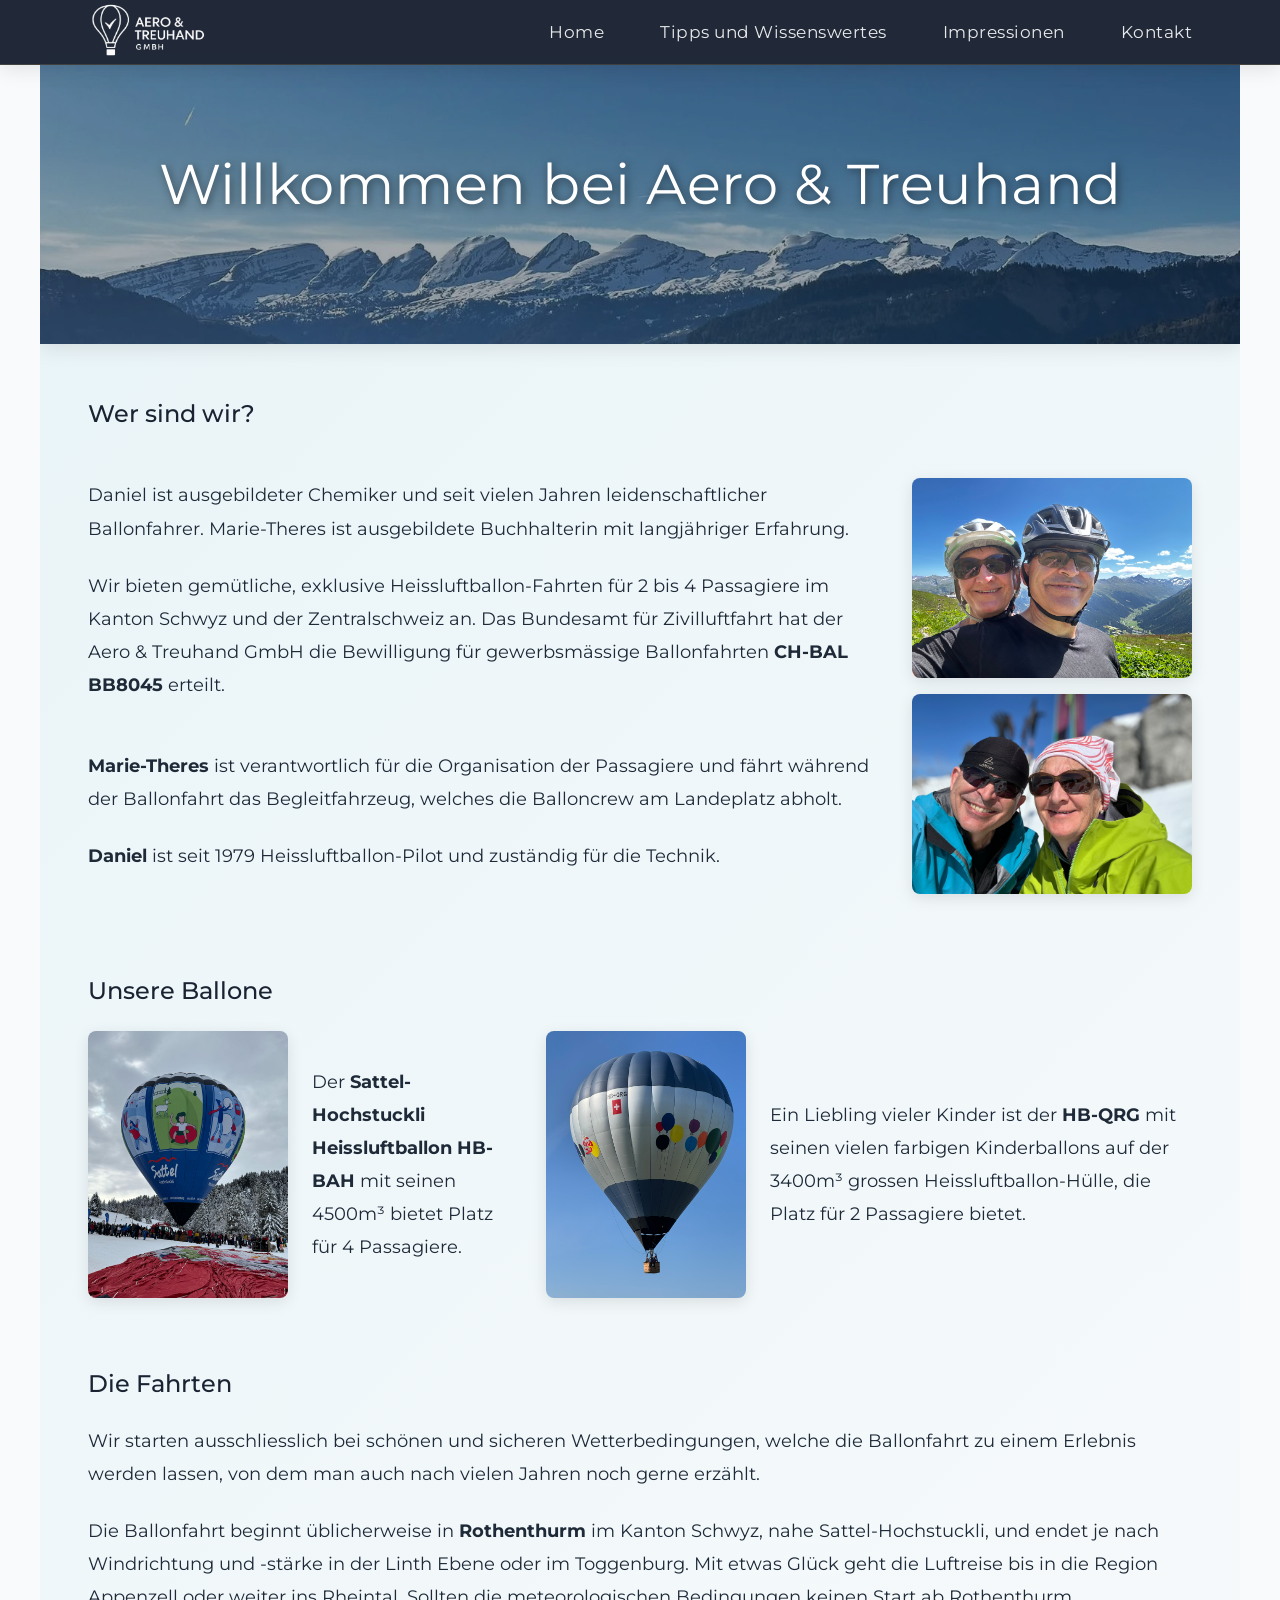
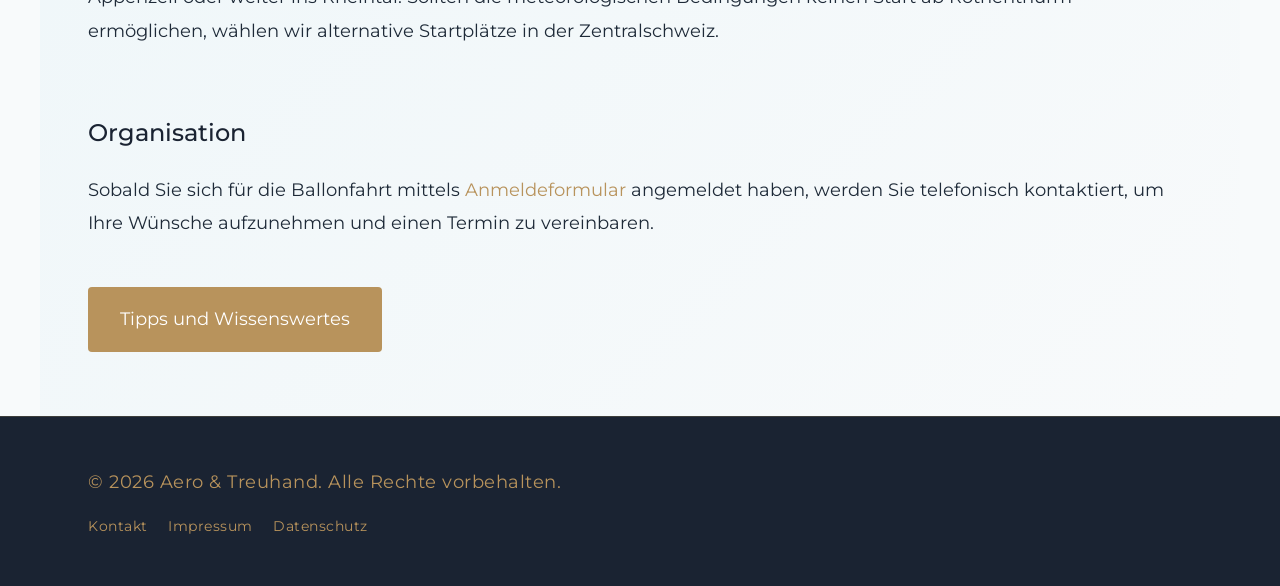
<file: index.html>
<!DOCTYPE html>
<html lang="de">
<head>
    <meta charset="UTF-8">
    <meta name="viewport" content="width=device-width, initial-scale=1.0">
    <meta name="description" content="Heissluftballon Ballonfahrten im Kanton Schwyz – Start ab Rothenthurm nahe Sattel-Hochstuckli. Exklusive Fahrten für 2–4 Passagiere über die Zentralschweiz.">
    <meta property="og:title" content="Heissluftballon Ballonfahrten Schwyz | Aero & Treuhand">
    <meta property="og:description" content="Heissluftballon Ballonfahrten im Kanton Schwyz – Start ab Rothenthurm nahe Sattel-Hochstuckli. Exklusive Fahrten für 2–4 Passagiere.">
    <meta property="og:type" content="website">
    <meta property="og:locale" content="de_CH">
    <title>Heissluftballon Ballonfahrten Schwyz | Aero & Treuhand</title>
    <link rel="icon" type="image/svg+xml" href="favicon.svg">
    <link rel="preconnect" href="https://fonts.googleapis.com">
    <link rel="preconnect" href="https://fonts.gstatic.com" crossorigin>
    <link href="https://fonts.googleapis.com/css2?family=Montserrat:wght@300;400;500;600&display=swap" rel="stylesheet">
    <link rel="stylesheet" href="css/style.css">
</head>
<body>
    <a href="#main-content" class="skip-link">Zum Inhalt springen</a>
    <header>
        <nav>
            <h1><a href="index.html"><img src="assets/logo_nobg.webp" alt="Aero & Treuhand" class="logo"></a></h1>
            <ul>
                <li><a href="index.html">Home</a></li>
                <li><a href="pages/ballonfahrten.html">Tipps und Wissenswertes</a></li>
                <li><a href="pages/impressionen.html">Impressionen</a></li>
                <li><a href="pages/kontakt.html">Kontakt</a></li>
            </ul>
        </nav>
    </header>

    <main id="main-content" class="page-home">
        <div class="hero-section">
            <img src="assets/pics/churfirsten.webp" alt="Blick auf die Churfirsten" class="hero-background">
            <div class="hero-content">
                <h2>Willkommen bei Aero & Treuhand</h2>
            </div>
        </div>

        <h3>Wer sind wir?</h3>
        <div class="team-section">
            <div class="team-text-top">
                <p>Daniel ist ausgebildeter Chemiker und seit vielen Jahren leidenschaftlicher Ballonfahrer. Marie-Theres ist ausgebildete Buchhalterin mit langjähriger Erfahrung.</p>

                <p>Wir bieten gemütliche, exklusive Heissluftballon-Fahrten für 2 bis 4 Passagiere im Kanton Schwyz und der Zentralschweiz an. Das Bundesamt für Zivilluftfahrt hat der Aero & Treuhand GmbH die Bewilligung für gewerbsmässige Ballonfahrten <strong>CH-BAL BB8045</strong> erteilt.</p>
            </div>
            <div class="team-photos">
                <img src="assets/pics/daniel_marie_theres_biketour.JPEG" alt="Daniel und Marie-Theres auf einer Biketour">
                <img src="assets/pics/marie_theres_daniel_skitour.JPEG" alt="Marie-Theres und Daniel auf einer Skitour">
            </div>
            <div class="team-text-bottom">
                <p><strong>Marie-Theres</strong> ist verantwortlich für die Organisation der Passagiere und fährt während der Ballonfahrt das Begleitfahrzeug, welches die Balloncrew am Landeplatz abholt.</p>

                <p><strong>Daniel</strong> ist seit 1979 Heissluftballon-Pilot und zuständig für die Technik.</p>
            </div>
        </div>

        <h3>Unsere Ballone</h3>
        <div class="balloon-row">
            <div class="balloon-item">
                <img src="assets/pics/hb_bah_sattel_hochstuckli.JPEG" alt="Sattel-Hochstuckli Heissluftballon HB-BAH" class="balloon-image">
                <p>Der <strong>Sattel-Hochstuckli Heissluftballon HB-BAH</strong> mit seinen 4500m³ bietet Platz für 4 Passagiere.</p>
            </div>
            <div class="balloon-item">
                <img src="assets/pics/hb_qrc_balloenli.JPEG" alt="Heissluftballon HB-QRG Ballönli" class="balloon-image">
                <p>Ein Liebling vieler Kinder ist der <strong>HB-QRG</strong> mit seinen vielen farbigen Kinderballons auf der 3400m³ grossen Heissluftballon-Hülle, die Platz für 2 Passagiere bietet.</p>
            </div>
        </div>

        <h3>Die Fahrten</h3>
        <p>Wir starten ausschliesslich bei schönen und sicheren Wetterbedingungen, welche die Ballonfahrt zu einem Erlebnis werden lassen, von dem man auch nach vielen Jahren noch gerne erzählt.</p>
        <p>Die Ballonfahrt beginnt üblicherweise in <strong>Rothenthurm</strong> im Kanton Schwyz, nahe Sattel-Hochstuckli, und endet je nach Windrichtung und -stärke in der Linth Ebene oder im Toggenburg. Mit etwas Glück geht die Luftreise bis in die Region Appenzell oder weiter ins Rheintal. Sollten die meteorologischen Bedingungen keinen Start ab Rothenthurm ermöglichen, wählen wir alternative Startplätze in der Zentralschweiz.</p>

        <h3>Organisation</h3>
        <p>Sobald Sie sich für die Ballonfahrt mittels <a href="assets/BHB ANH 614 Anmeldeformular_für_Heissluftballonpassagiere.doc" download>Anmeldeformular</a> angemeldet haben, werden Sie telefonisch kontaktiert, um Ihre Wünsche aufzunehmen und einen Termin zu vereinbaren.</p>

        <div class="btn-group">
            <a href="pages/ballonfahrten.html" class="btn btn-gold">Tipps und Wissenswertes</a>
        </div>
    </main>

    <footer>
        <p class="footer-copyright">&copy; 2026 Aero & Treuhand. Alle Rechte vorbehalten.</p>
        <p class="footer-links">
            <a href="pages/kontakt.html">Kontakt</a>
            <a href="pages/impressum.html">Impressum</a>
            <a href="pages/datenschutz.html">Datenschutz</a>
        </p>
    </footer>
    
    <script src="js/main.js"></script>
</body>
</html>
</file>
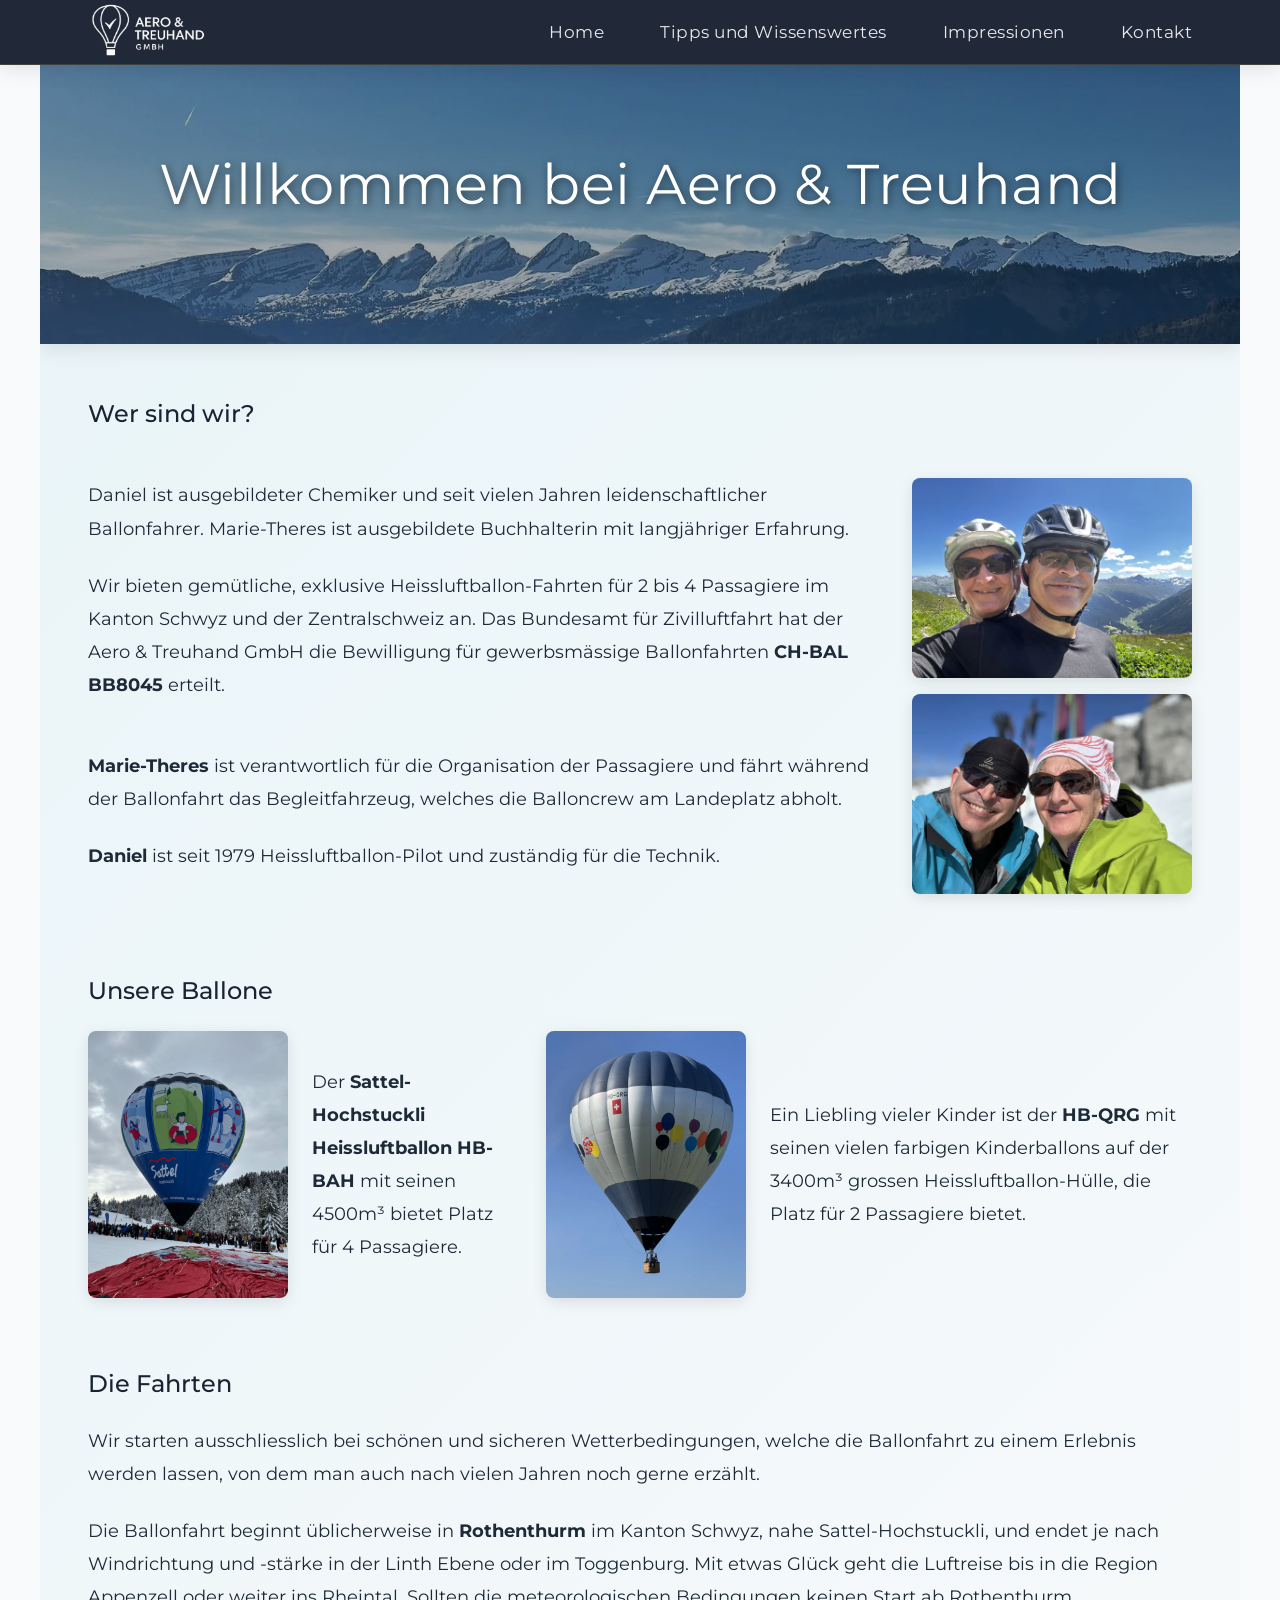
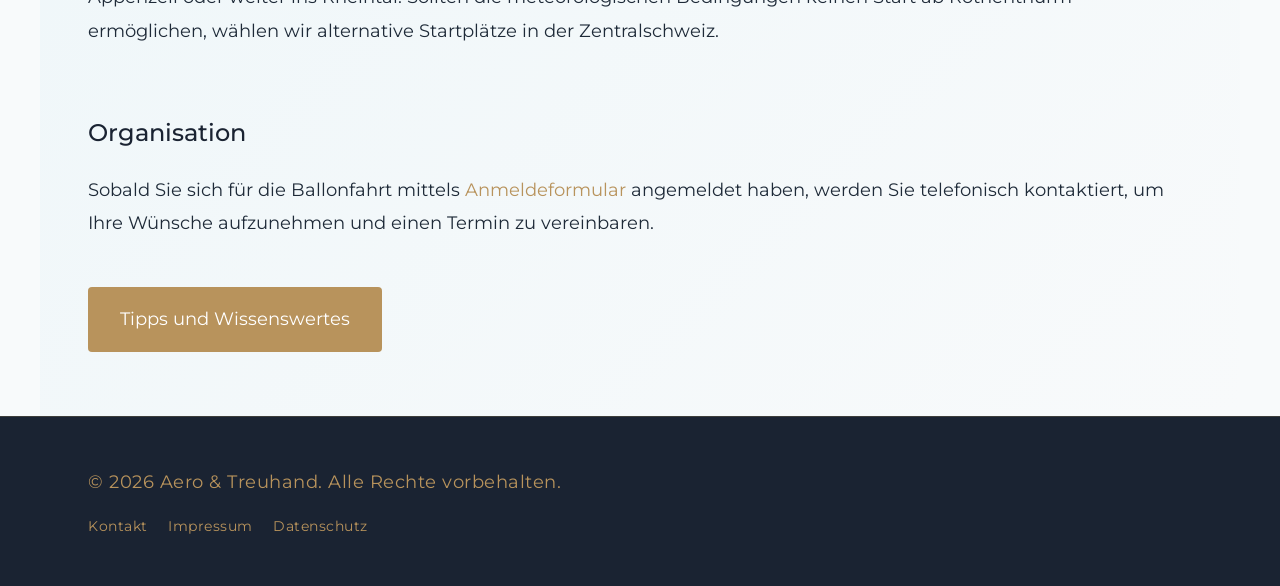
<file: public/index.html>
<!DOCTYPE html>
<html lang="de">
<head>
    <meta charset="UTF-8">
    <meta name="viewport" content="width=device-width, initial-scale=1.0">
    <meta name="description" content="Heissluftballon Ballonfahrten im Kanton Schwyz – Start ab Rothenthurm nahe Sattel-Hochstuckli. Exklusive Fahrten für 2–4 Passagiere über die Zentralschweiz.">
    <meta property="og:title" content="Heissluftballon Ballonfahrten Schwyz | Aero & Treuhand">
    <meta property="og:description" content="Heissluftballon Ballonfahrten im Kanton Schwyz – Start ab Rothenthurm nahe Sattel-Hochstuckli. Exklusive Fahrten für 2–4 Passagiere.">
    <meta property="og:type" content="website">
    <meta property="og:locale" content="de_CH">
    <title>Heissluftballon Ballonfahrten Schwyz | Aero & Treuhand</title>
    <link rel="icon" type="image/png" href="favicon-light.png" media="(prefers-color-scheme: light)">
    <link rel="icon" type="image/png" href="favicon-dark.png" media="(prefers-color-scheme: dark)">
    <link rel="preconnect" href="https://fonts.googleapis.com">
    <link rel="preconnect" href="https://fonts.gstatic.com" crossorigin>
    <link href="https://fonts.googleapis.com/css2?family=Montserrat:wght@300;400;500;600&display=swap" rel="stylesheet">
    <link rel="stylesheet" href="css/style.css">
</head>
<body>
    <a href="#main-content" class="skip-link">Zum Inhalt springen</a>
    <header>
        <nav>
            <h1><a href="index.html"><img src="assets/logo_nobg.webp" alt="Aero & Treuhand" class="logo"></a></h1>
            <ul>
                <li><a href="index.html">Home</a></li>
                <li><a href="pages/ballonfahrten.html">Tipps und Wissenswertes</a></li>
                <li><a href="pages/impressionen.html">Impressionen</a></li>
                <li><a href="pages/kontakt.html">Kontakt</a></li>
            </ul>
        </nav>
    </header>

    <main id="main-content" class="page-home">
        <div class="hero-section">
            <img src="assets/pics/churfirsten.webp" alt="Blick auf die Churfirsten" class="hero-background">
            <div class="hero-content">
                <h2>Willkommen bei Aero & Treuhand</h2>
            </div>
        </div>

        <h3>Wer sind wir?</h3>
        <div class="team-section">
            <div class="team-text-top">
                <p>Daniel ist ausgebildeter Chemiker und seit vielen Jahren leidenschaftlicher Ballonfahrer. Marie-Theres ist ausgebildete Buchhalterin mit langjähriger Erfahrung.</p>

                <p>Wir bieten gemütliche, exklusive Heissluftballon-Fahrten für 2 bis 4 Passagiere im Kanton Schwyz und der Zentralschweiz an. Das Bundesamt für Zivilluftfahrt hat der Aero & Treuhand GmbH die Bewilligung für gewerbsmässige Ballonfahrten <strong>CH-BAL BB8045</strong> erteilt.</p>
            </div>
            <div class="team-photos">
                <img src="assets/pics/daniel_marie_theres_biketour.webp" alt="Daniel und Marie-Theres auf einer Biketour">
                <img src="assets/pics/marie_theres_daniel_skitour.webp" alt="Marie-Theres und Daniel auf einer Skitour">
            </div>
            <div class="team-text-bottom">
                <p><strong>Marie-Theres</strong> ist verantwortlich für die Organisation der Passagiere und fährt während der Ballonfahrt das Begleitfahrzeug, welches die Balloncrew am Landeplatz abholt.</p>

                <p><strong>Daniel</strong> ist seit 1979 Heissluftballon-Pilot und zuständig für die Technik.</p>
            </div>
        </div>

        <h3>Unsere Ballone</h3>
        <div class="balloon-row">
            <div class="balloon-item">
                <img src="assets/pics/hb_bah_sattel_hochstuckli.webp" alt="Sattel-Hochstuckli Heissluftballon HB-BAH" class="balloon-image">
                <p>Der <strong>Sattel-Hochstuckli Heissluftballon HB-BAH</strong> mit seinen 4500m³ bietet Platz für 4 Passagiere.</p>
            </div>
            <div class="balloon-item">
                <img src="assets/pics/hb_qrc_balloenli.webp" alt="Heissluftballon HB-QRG Ballönli" class="balloon-image">
                <p>Ein Liebling vieler Kinder ist der <strong>HB-QRG</strong> mit seinen vielen farbigen Kinderballons auf der 3400m³ grossen Heissluftballon-Hülle, die Platz für 2 Passagiere bietet.</p>
            </div>
        </div>

        <h3>Die Fahrten</h3>
        <p>Wir starten ausschliesslich bei schönen und sicheren Wetterbedingungen, welche die Ballonfahrt zu einem Erlebnis werden lassen, von dem man auch nach vielen Jahren noch gerne erzählt.</p>
        <p>Die Ballonfahrt beginnt üblicherweise in <strong>Rothenthurm</strong> im Kanton Schwyz, nahe Sattel-Hochstuckli, und endet je nach Windrichtung und -stärke in der Linth Ebene oder im Toggenburg. Mit etwas Glück geht die Luftreise bis in die Region Appenzell oder weiter ins Rheintal. Sollten die meteorologischen Bedingungen keinen Start ab Rothenthurm ermöglichen, wählen wir alternative Startplätze in der Zentralschweiz.</p>

        <h3>Organisation</h3>
        <p>Sobald Sie sich für die Ballonfahrt mittels <a href="assets/BHB ANH 614 Anmeldeformular_für_Heissluftballonpassagiere.doc" download>Anmeldeformular</a> angemeldet haben, werden Sie telefonisch kontaktiert, um Ihre Wünsche aufzunehmen und einen Termin zu vereinbaren.</p>

        <div class="btn-group">
            <a href="pages/ballonfahrten.html" class="btn btn-gold">Tipps und Wissenswertes</a>
        </div>
    </main>

    <footer>
        <p class="footer-copyright">&copy; 2026 Aero & Treuhand. Alle Rechte vorbehalten.</p>
        <p class="footer-links">
            <a href="pages/kontakt.html">Kontakt</a>
            <a href="pages/impressum.html">Impressum</a>
            <a href="pages/datenschutz.html">Datenschutz</a>
        </p>
    </footer>
    
    <script src="js/main.js"></script>
</body>
</html>
</file>
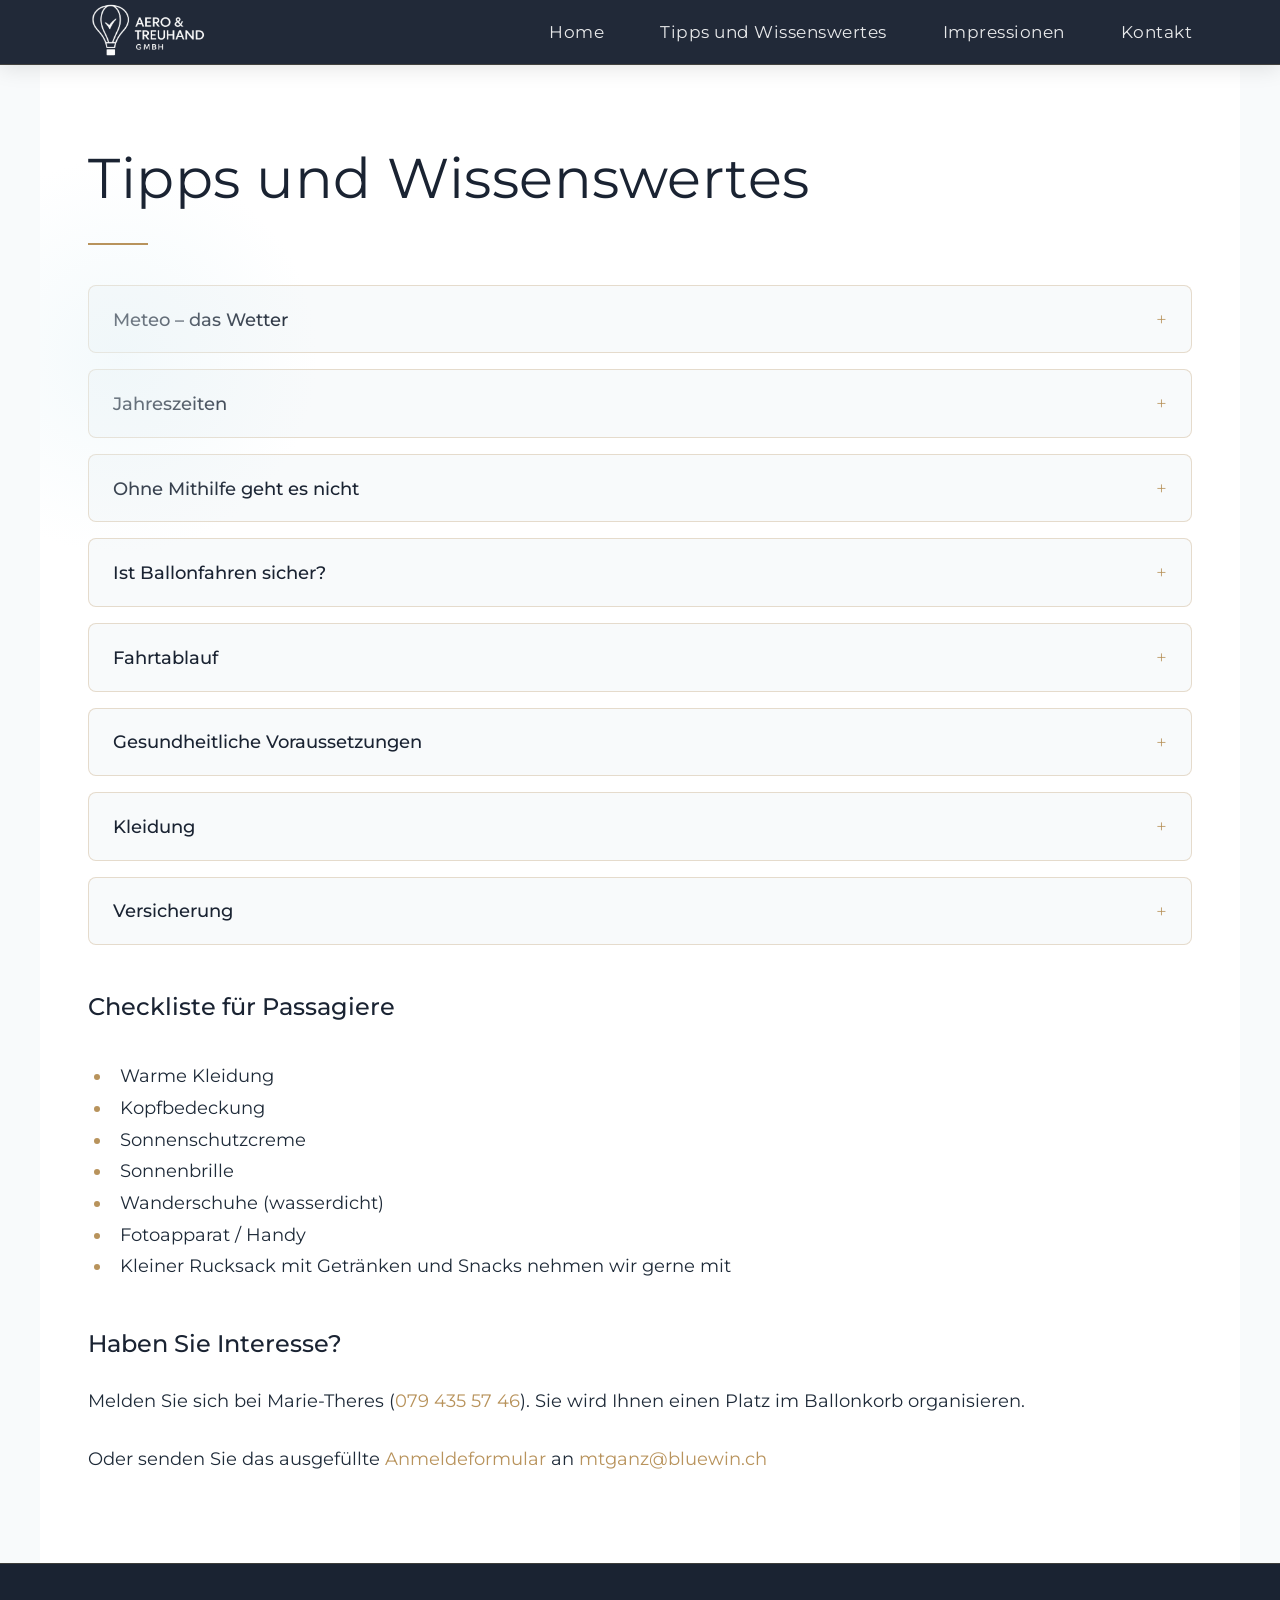
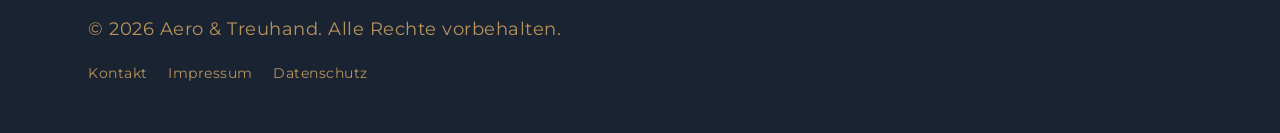
<file: pages/ballonfahrten.html>
<!DOCTYPE html>
<html lang="de">
<head>
    <meta charset="UTF-8">
    <meta name="viewport" content="width=device-width, initial-scale=1.0">
    <meta name="description" content="Tipps für Ihre Heissluftballon-Fahrt im Kanton Schwyz: Wetter, Jahreszeiten, Sicherheit, Kleidung und Ablauf. Start ab Rothenthurm nahe Sattel-Hochstuckli.">
    <meta property="og:title" content="Tipps für Ballonfahrten Schwyz | Aero & Treuhand">
    <meta property="og:description" content="Tipps für Ihre Heissluftballon-Fahrt im Kanton Schwyz: Wetter, Jahreszeiten, Sicherheit, Kleidung und Ablauf.">
    <meta property="og:type" content="website">
    <meta property="og:locale" content="de_CH">
    <title>Tipps für Ballonfahrten Schwyz | Aero & Treuhand</title>
    <link rel="icon" type="image/svg+xml" href="../favicon.svg">
    <link rel="preconnect" href="https://fonts.googleapis.com">
    <link rel="preconnect" href="https://fonts.gstatic.com" crossorigin>
    <link href="https://fonts.googleapis.com/css2?family=Montserrat:wght@300;400;500;600&display=swap" rel="stylesheet">
    <link rel="stylesheet" href="../css/style.css">
</head>
<body>
    <a href="#main-content" class="skip-link">Zum Inhalt springen</a>
    <header>
        <nav>
            <h1><a href="../index.html"><img src="../assets/logo_nobg.webp" alt="Aero & Treuhand" class="logo"></a></h1>
            <ul>
                <li><a href="../index.html">Home</a></li>
                <li><a href="ballonfahrten.html">Tipps und Wissenswertes</a></li>
                <li><a href="impressionen.html">Impressionen</a></li>
                <li><a href="kontakt.html">Kontakt</a></li>
            </ul>
        </nav>
    </header>

    <main id="main-content" class="page-ballonfahrten">
        <h2>Tipps und Wissenswertes</h2>

        <details>
            <summary>Meteo – das Wetter</summary>
            <p>Die Ballonfahrt ermöglicht es Ihnen, die Welt auf eine ruhige Art und Weise mit Musse von oben zu betrachten und bekannte Geographien neu zu entdecken. Damit aber der vom Wind bestimmte Luftspaziergang auch wirklich zu einem Genuss und einer rundum guten Erinnerung wird, steht die höchste mögliche Sicherheit im Vordergrund. Ballonfahren ist ein Freiluftsport, weshalb oft erst kurz vor dem Start zuverlässig eingeschätzt werden kann, ob es ratsam ist, zu starten. Auch bei schönem Wetter müssen verantwortungsbewusste Piloten Nein sagen können. Terminwünsche haben vor Sicherheitsgründen in den Hintergrund zu treten. Für angehende Ballonpassagiere heisst das: auf eine Fahrt warten können! Wenn dann endlich alles stimmt, heisst die Devise: spontan zusagen!</p>
            <p>Selten kann es vorkommen, dass bei ungünstigen Wetterverhältnissen eine Fahrt auf dem Startplatz abgesagt werden muss. Bitte haben Sie dafür Verständnis.</p>
        </details>

        <details>
            <summary>Jahreszeiten</summary>
            <p>Ballonfahrten können zu jeder Jahreszeit zu einem unvergesslichen Erlebnis werden – auch im Winter. Bei Sonnenschein und ohne Fahrtwind gleicht der Aufenthalt im Korb einer Mittagsrast an der Bergsonne. Im Sommer sind infolge der Mittags-Thermik meist nur frühmorgendliche Aufstiege möglich. Abendfahrten sind nur dann zu verantworten, wenn keine Gewitter vorhergesagt wurden.</p>
        </details>

        <details>
            <summary>Ohne Mithilfe geht es nicht</summary>
            <p>Der Ballonsport ist ein beschaulicher und auch sozialer Flugsport. Pilot und Nachfahrer können einen grösseren Ballon gar nicht allein starten; sie sind beim Auf- und Abrüsten auf die Mithilfe der Passagiere angewiesen. Das ist keine harte Arbeit und sie bringt den Vorteil, dass die die künftigen Aeronauten ihren Ballon hautnah erleben.</p>
        </details>

        <details>
            <summary>Ist Ballonfahren sicher?</summary>
            <p>Die Flugunfall-Statistik der Schweiz der vergangenen Jahre sagt aus, dass das Ballon-Erlebnis gemessen an der Anzahl Vorfälle pro Luftfahrzeugkategorie zu den sichersten Arten des Fliegens gehört. Ballonunfälle, deren Ursachen meist in der Unerfahrenheit einzelner Ballonpiloten zu suchen sind, ändern nichts an diesem Gesamtbild. Wichtige Regeln sind in diesem Zusammenhang: Kein Start vor einer Gewitterfront oder wenn bei der vorhergesehenen Landezeit ein Bodenwind von über 20 km/h zu erwarten ist.</p>
        </details>

        <details>
            <summary>Fahrtablauf</summary>
            <p>Wir treffen uns zur vereinbarten Zeit, was im Hochsommer frühmorgens um 05.00 Uhr sein kann, am vorgesehenen Treffpunkt. Von dort geht es mit dem Verfolgerfahrzeug zum normalerweise nahegelegenen Startplatz. Wir rüsten den Ballon gemeinsam auf und starten nach ca. 1 Stunde. Nach der Ballonfahrt wird der Ballon gemeinsam verpackt und auf den Hänger verladen. Uns ist es ein Anliegen, das Erlebnis mit einem gemeinsamen Aufenthalt in einem Café oder Restaurant abzurunden bevor wir die Passagiere mit dem Verfolgerfahrzeug zurück zum Ausgangspunkt bringen.</p>
        </details>

        <details>
            <summary>Gesundheitliche Voraussetzungen</summary>
            <p>Für die Teilnahme an einer Ballonfahrt genügt eine normale körperliche Fitness.</p>
            <p><strong>Gesundheitszustand:</strong> Sie sollten keine schweren Rücken-, Gelenk-, Kreislauf- oder Herzprobleme haben. Auch kürzlich erfolgte Operationen oder eine Schwangerschaft schließen eine Teilnahme aus.</p>
            <p><strong>Ärztliche Rücksprache:</strong> Wenn Sie unsicher sind, ob Sie gesundheitlich teilnehmen können, sprechen Sie bitte vorab mit Ihrem Arzt.</p>
            <p><strong>Belastung bei der Landung:</strong> Besonders die Landung kann körperlich anspruchsvoll sein. Eine stabile Haltung und etwas Standfestigkeit sind wichtig.</p>
            <p><strong>Information an den Piloten:</strong> Bitte informieren Sie den Piloten vor der Fahrt vollständig über allfällige gesundheitliche Einschränkungen.</p>
        </details>

        <details>
            <summary>Kleidung</summary>
            <p>Wir empfehlen Ihnen für die Ballonfahrt sportliche, den aktuellen Temperaturen entsprechende warme Kleidung, dazu festes und robustes Schuhwerk (Wanderschuhe obligatorisch), Kopfbedeckung und Regenschutz.</p>
            <p>Vergessen Sie Ihre Foto- oder Videoausrüstung nicht.</p>
        </details>

        <details>
            <summary>Versicherung</summary>
            <p>Die Unfallversicherung ist Sache der Passagiere. Klären Sie Ihren Versicherungsschutz ab. Normalerweise decken alle Unfallversicherungen dieses Risiko ab.</p>
            <p>Die Haftung des Ballonpiloten ist gemäss den international üblichen Beförderungsbestimmungen beschränkt, es gelten die Bedingungen gemäss dem Beförderungsschein, den Sie vor der Fahrt erhalten oder <a href="../resources/16076ML_LF-Befoerderungsschein-erweitert_editierbar.pdf" target="_blank" rel="noopener noreferrer">hier herunterladen</a> können. Bitte unterzeichnen Sie den Beförderungsschein und geben diesen vor der Fahrt dem Piloten ab.</p>
            <p>Anhand des Beförderungsscheins können Sie erkennen, ob es sich um eine private oder gewerbliche Fahrt handelt. Die obligatorische Haftpflichtversicherungsdeckung für Passagiere sowie gegenüber Dritten ausserhalb des Luftfahrzeuges ist gesetzlich geregelt. Über den effektiven Versicherungsschutz kann Ihnen der Pilot Auskunft erteilen.</p>
        </details>

        <h3>Checkliste für Passagiere</h3>
        <ul>
            <li>Warme Kleidung</li>
            <li>Kopfbedeckung</li>
            <li>Sonnenschutzcreme</li>
            <li>Sonnenbrille</li>
            <li>Wanderschuhe (wasserdicht)</li>
            <li>Fotoapparat / Handy</li>
            <li>Kleiner Rucksack mit Getränken und Snacks nehmen wir gerne mit</li>
        </ul>

        <h3>Haben Sie Interesse?</h3>
        <p>Melden Sie sich bei Marie-Theres (<a href="tel:+41794355746">079 435 57 46</a>). Sie wird Ihnen einen Platz im Ballonkorb organisieren.</p>
        <p>Oder senden Sie das ausgefüllte <a href="../assets/BHB ANH 614 Anmeldeformular_für_Heissluftballonpassagiere.doc" download>Anmeldeformular</a> an <a href="mailto:mtganz@bluewin.ch">mtganz@bluewin.ch</a></p>
    </main>

    <footer>
        <p class="footer-copyright">&copy; 2026 Aero & Treuhand. Alle Rechte vorbehalten.</p>
        <p class="footer-links">
            <a href="kontakt.html">Kontakt</a>
            <a href="impressum.html">Impressum</a>
            <a href="datenschutz.html">Datenschutz</a>
        </p>
    </footer>
    
    <script src="../js/main.js"></script>
</body>
</html>
</file>
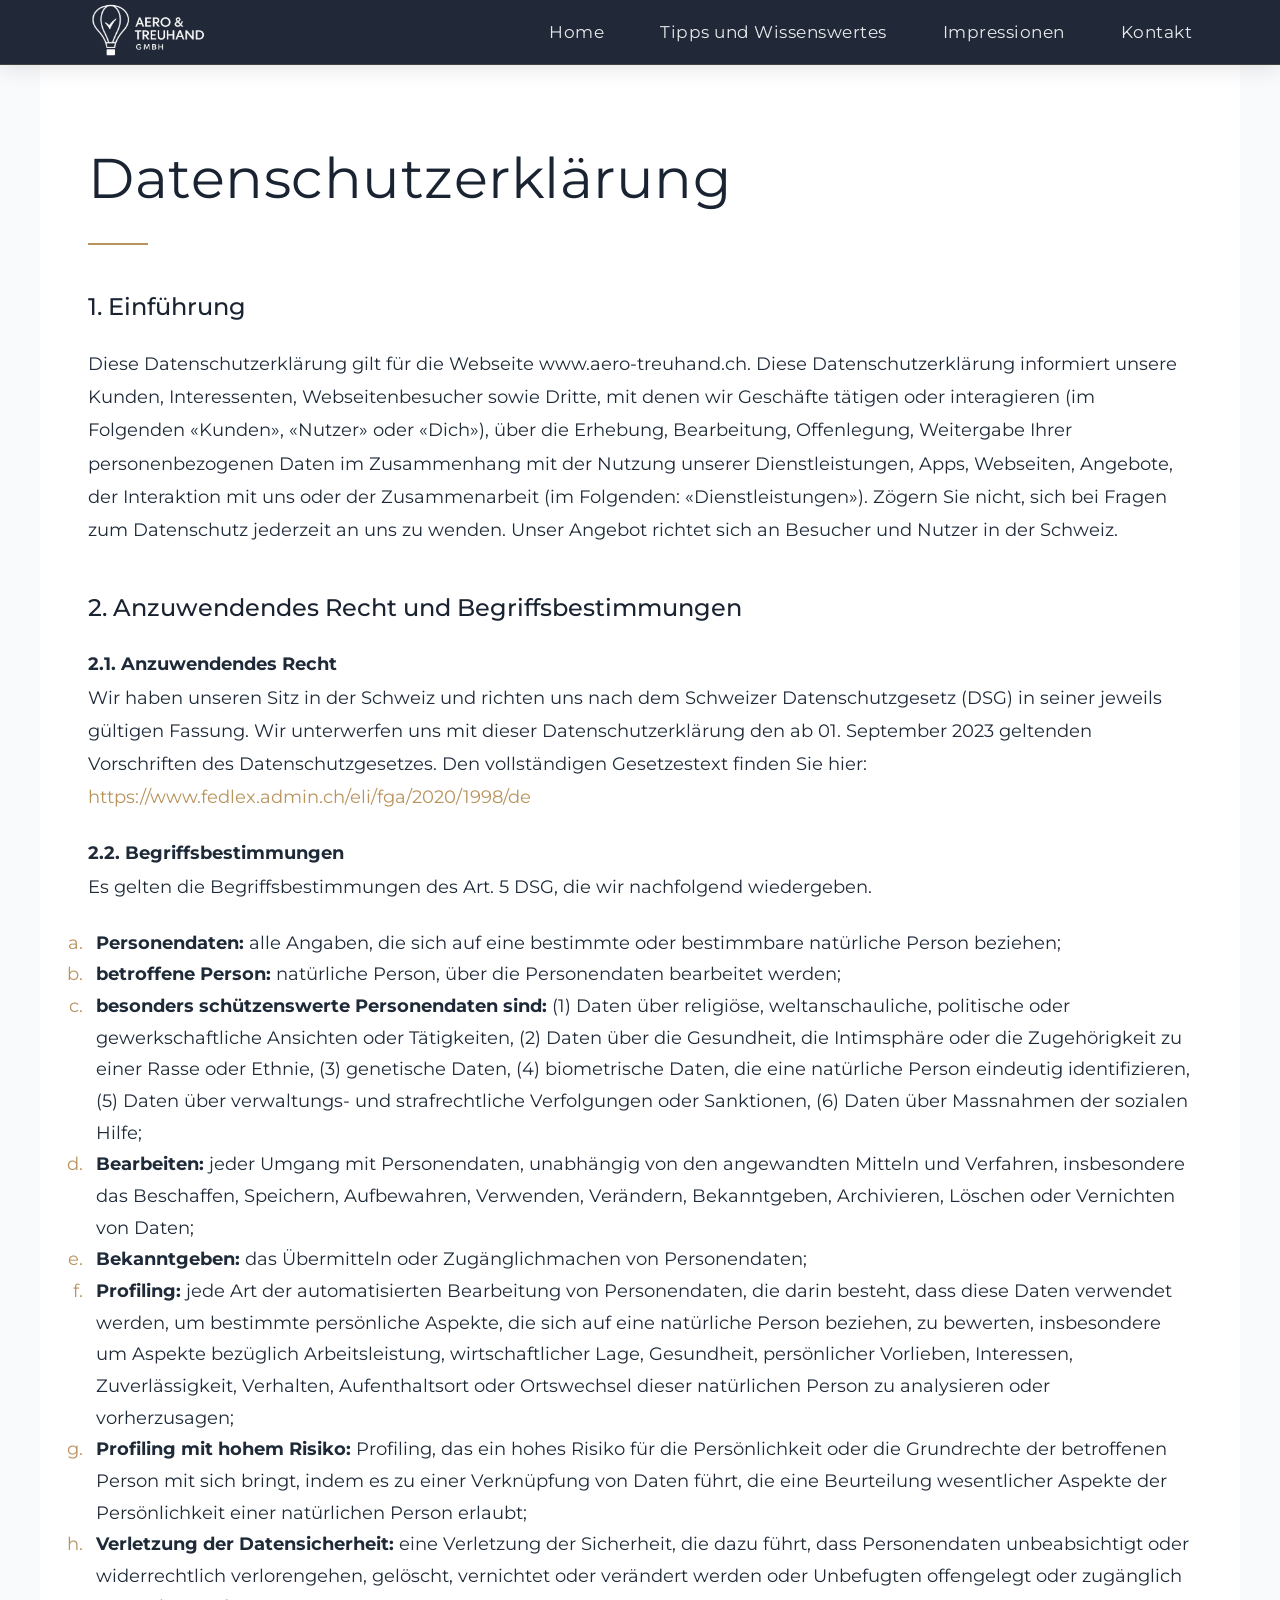
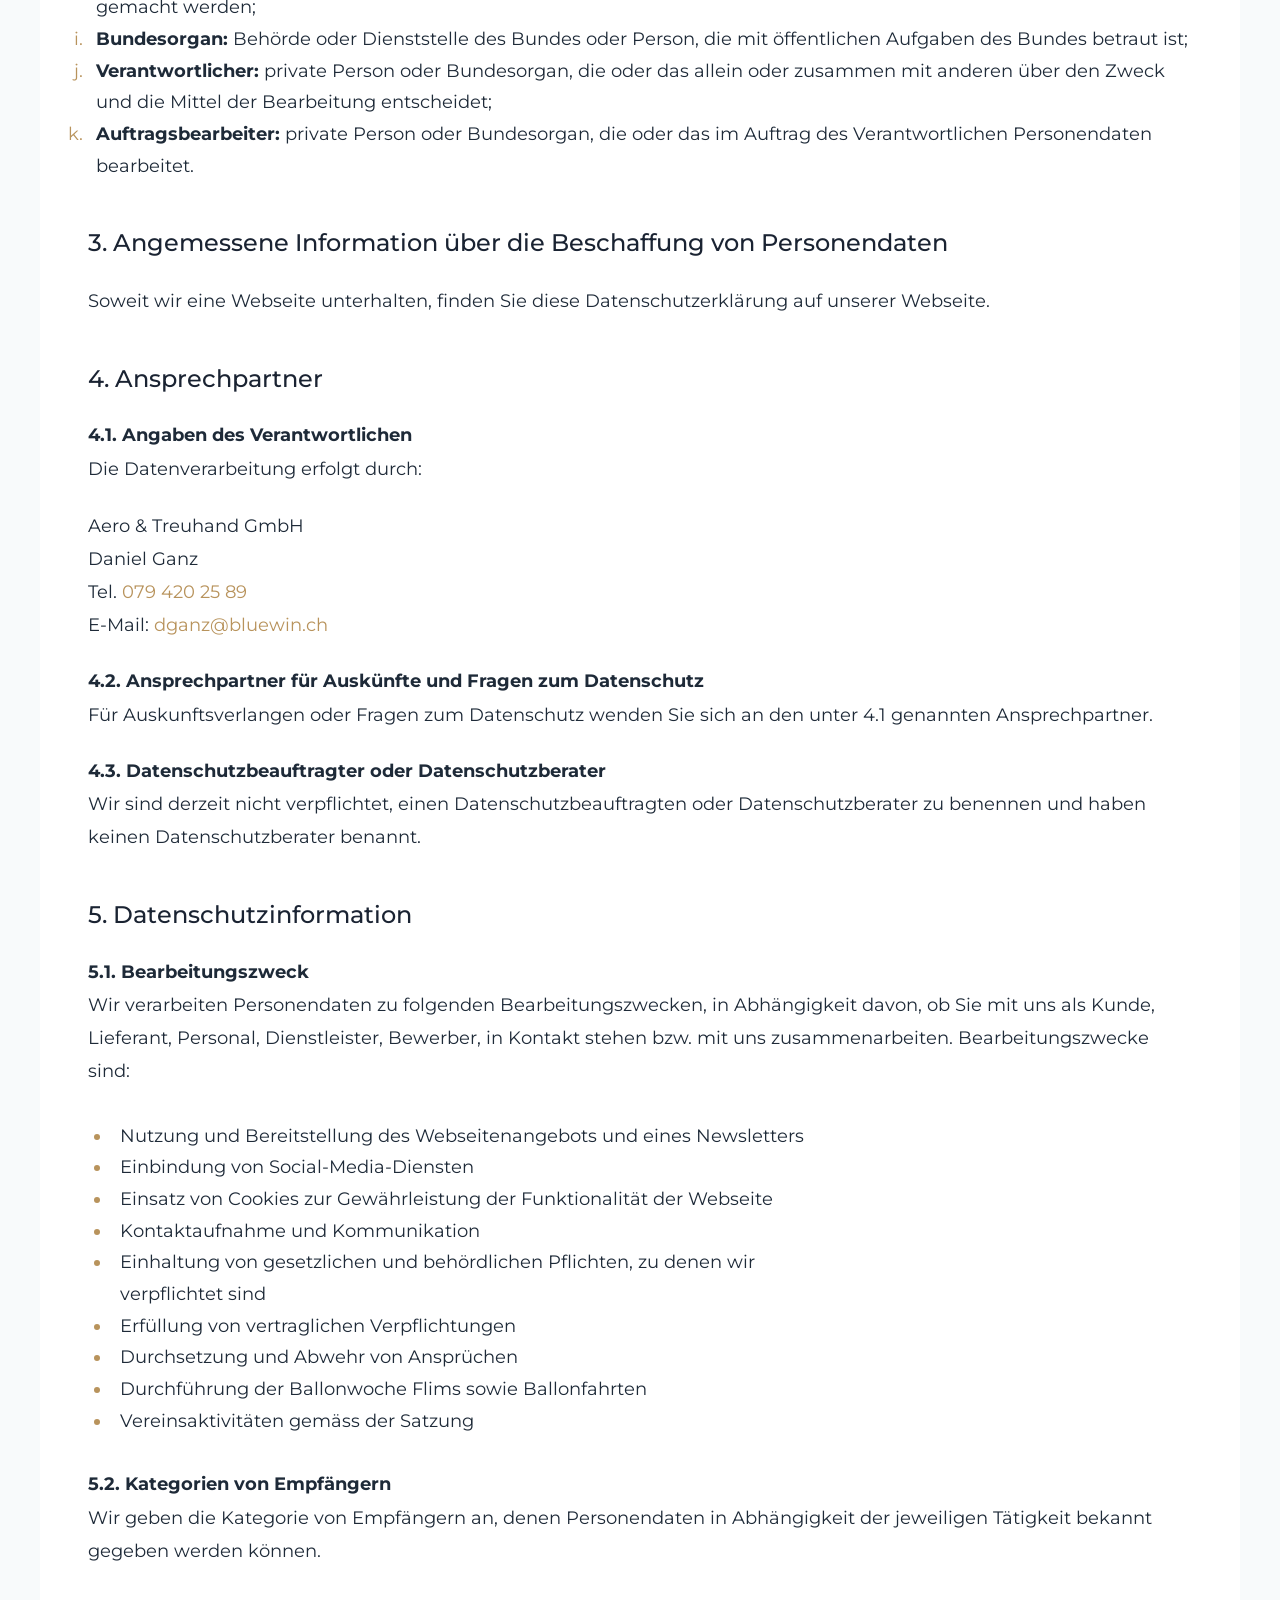
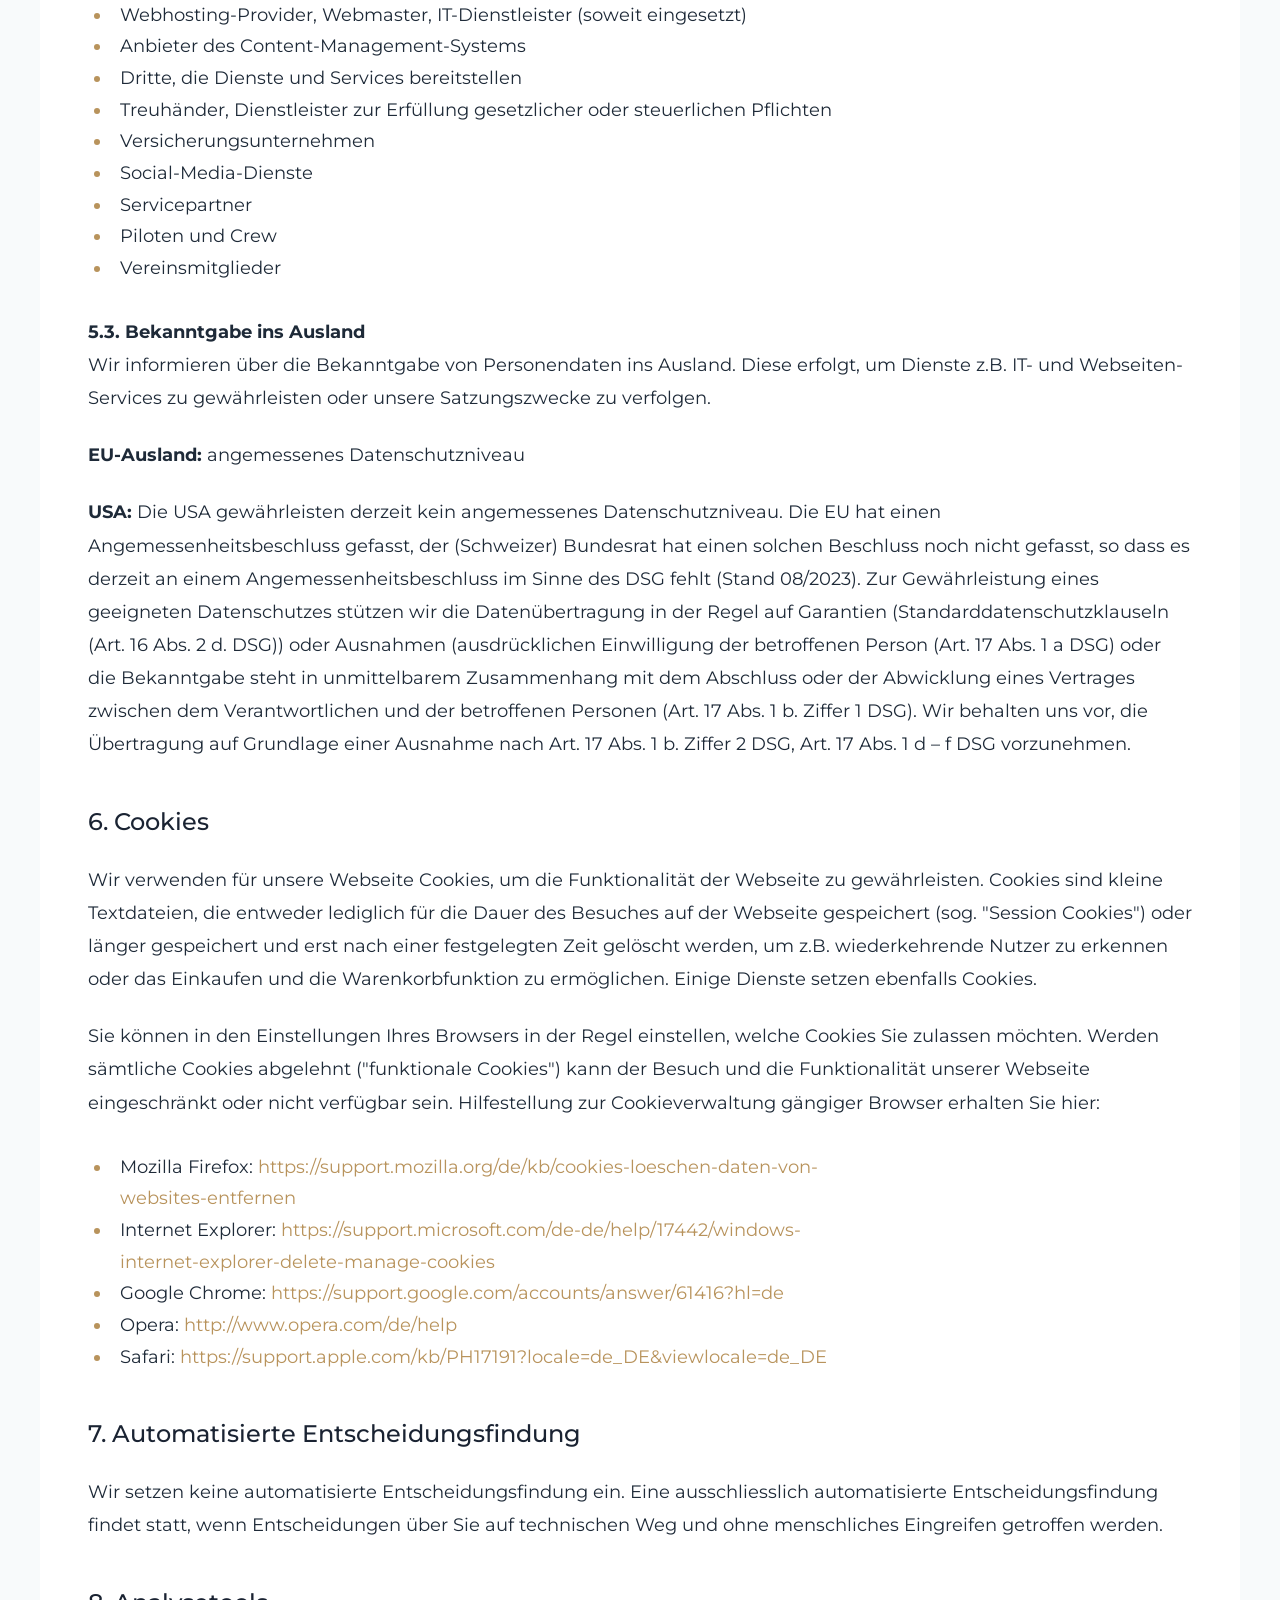
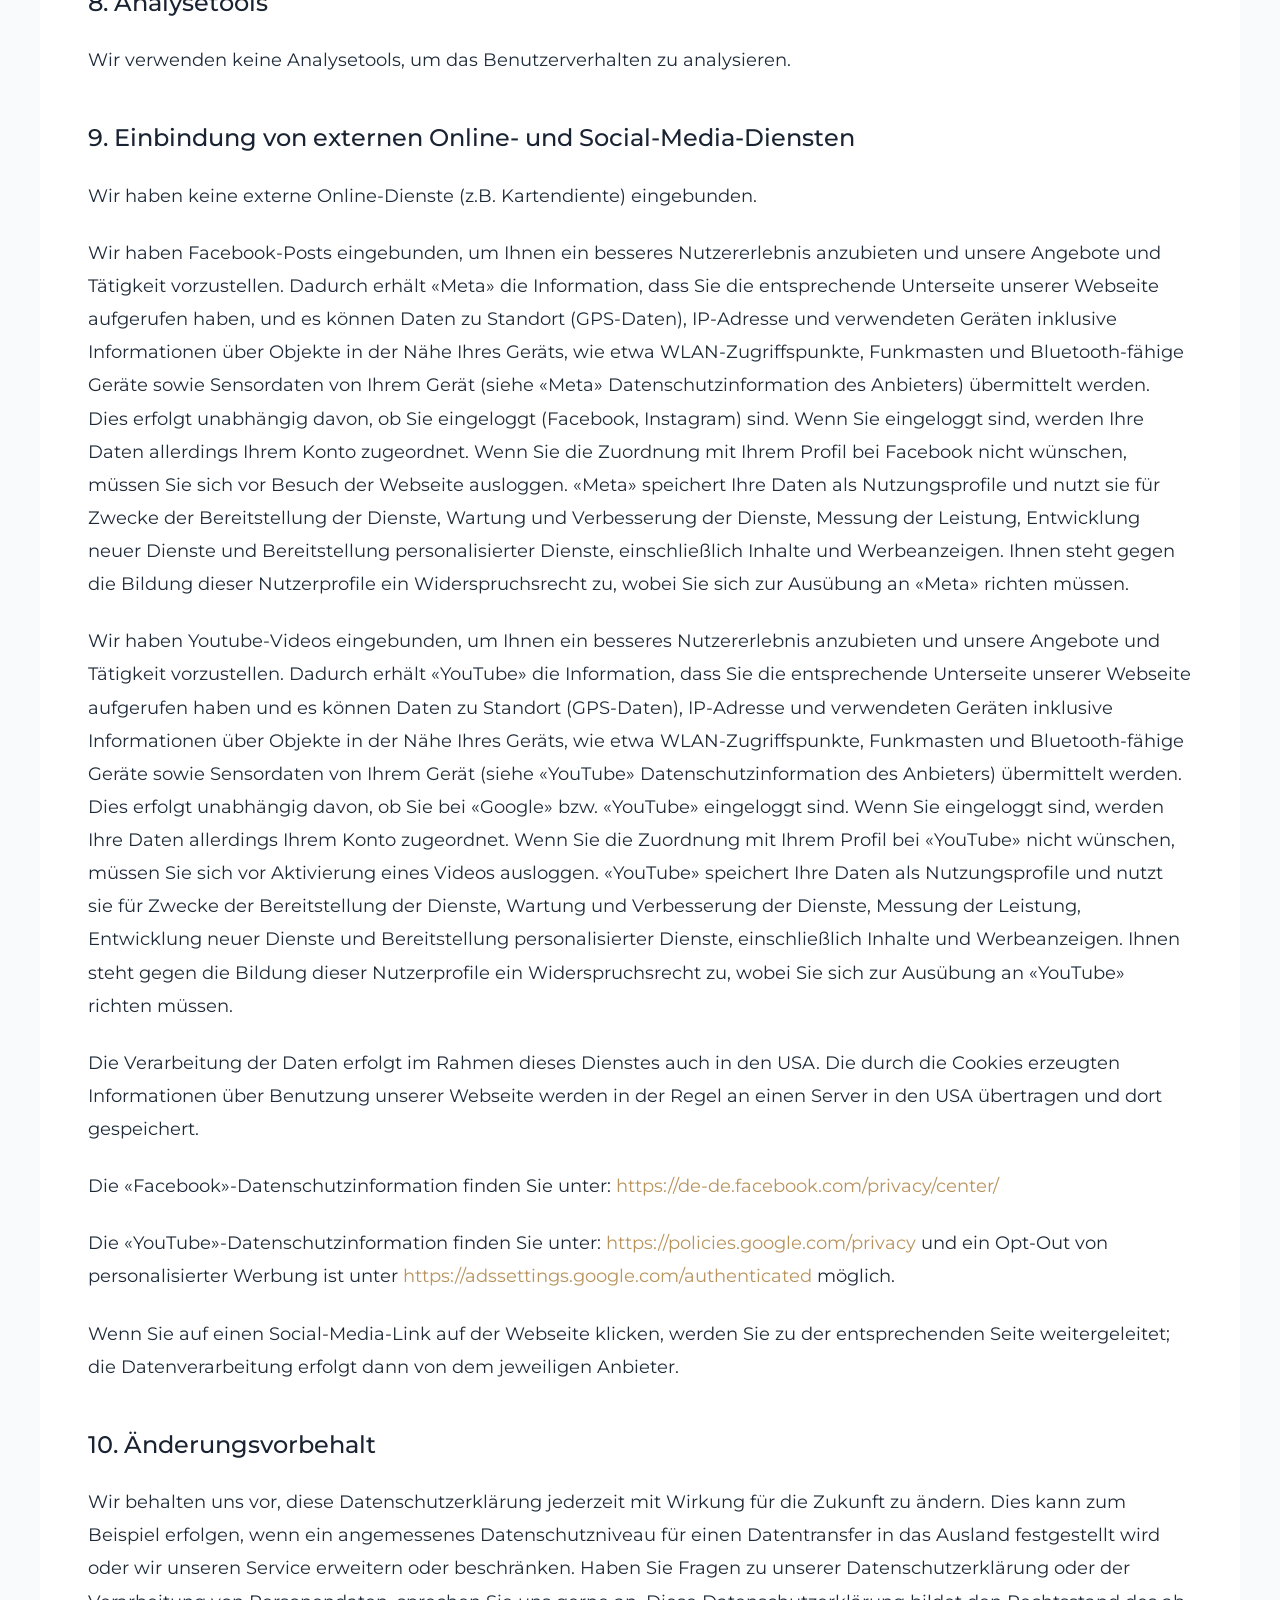
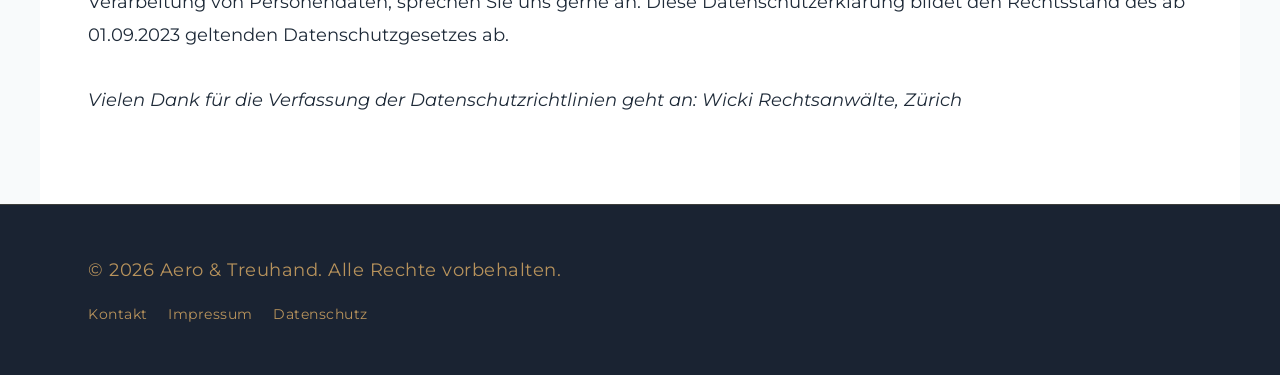
<file: pages/datenschutz.html>
<!DOCTYPE html>
<html lang="de">
<head>
    <meta charset="UTF-8">
    <meta name="viewport" content="width=device-width, initial-scale=1.0">
    <meta name="description" content="Datenschutzerklärung von Aero & Treuhand gemäss Schweizer Datenschutzgesetz.">
    <meta property="og:title" content="Datenschutzerklärung - Aero & Treuhand">
    <meta property="og:type" content="website">
    <meta property="og:locale" content="de_CH">
    <title>Datenschutzerklärung - Aero & Treuhand</title>
    <link rel="icon" type="image/svg+xml" href="../favicon.svg">
    <link rel="preconnect" href="https://fonts.googleapis.com">
    <link rel="preconnect" href="https://fonts.gstatic.com" crossorigin>
    <link href="https://fonts.googleapis.com/css2?family=Montserrat:wght@300;400;500;600&display=swap" rel="stylesheet">
    <link rel="stylesheet" href="../css/style.css">
</head>
<body>
    <a href="#main-content" class="skip-link">Zum Inhalt springen</a>
    <header>
        <nav>
            <h1><a href="../index.html"><img src="../assets/logo_nobg.webp" alt="Aero & Treuhand" class="logo"></a></h1>
            <ul>
                <li><a href="../index.html">Home</a></li>
                <li><a href="ballonfahrten.html">Tipps und Wissenswertes</a></li>
                <li><a href="impressionen.html">Impressionen</a></li>
                <li><a href="kontakt.html">Kontakt</a></li>
            </ul>
        </nav>
    </header>

    <main id="main-content" class="page-datenschutz">
        <h2>Datenschutzerklärung</h2>

        <h3>1. Einführung</h3>
        <p>Diese Datenschutzerklärung gilt für die Webseite www.aero-treuhand.ch. Diese Datenschutzerklärung informiert unsere Kunden, Interessenten, Webseitenbesucher sowie Dritte, mit denen wir Geschäfte tätigen oder interagieren (im Folgenden «Kunden», «Nutzer» oder «Dich»), über die Erhebung, Bearbeitung, Offenlegung, Weitergabe Ihrer personenbezogenen Daten im Zusammenhang mit der Nutzung unserer Dienstleistungen, Apps, Webseiten, Angebote, der Interaktion mit uns oder der Zusammenarbeit (im Folgenden: «Dienstleistungen»). Zögern Sie nicht, sich bei Fragen zum Datenschutz jederzeit an uns zu wenden. Unser Angebot richtet sich an Besucher und Nutzer in der Schweiz.</p>

        <h3>2. Anzuwendendes Recht und Begriffsbestimmungen</h3>

        <h4>2.1. Anzuwendendes Recht</h4>
        <p>Wir haben unseren Sitz in der Schweiz und richten uns nach dem Schweizer Datenschutzgesetz (DSG) in seiner jeweils gültigen Fassung. Wir unterwerfen uns mit dieser Datenschutzerklärung den ab 01. September 2023 geltenden Vorschriften des Datenschutzgesetzes. Den vollständigen Gesetzestext finden Sie hier: <a href="https://www.fedlex.admin.ch/eli/fga/2020/1998/de" target="_blank" rel="noopener noreferrer">https://www.fedlex.admin.ch/eli/fga/2020/1998/de</a></p>

        <h4>2.2. Begriffsbestimmungen</h4>
        <p>Es gelten die Begriffsbestimmungen des Art. 5 DSG, die wir nachfolgend wiedergeben.</p>
        <ol style="list-style-type: lower-alpha;">
            <li><strong>Personendaten:</strong> alle Angaben, die sich auf eine bestimmte oder bestimmbare natürliche Person beziehen;</li>
            <li><strong>betroffene Person:</strong> natürliche Person, über die Personendaten bearbeitet werden;</li>
            <li><strong>besonders schützenswerte Personendaten sind:</strong> (1) Daten über religiöse, weltanschauliche, politische oder gewerkschaftliche Ansichten oder Tätigkeiten, (2) Daten über die Gesundheit, die Intimsphäre oder die Zugehörigkeit zu einer Rasse oder Ethnie, (3) genetische Daten, (4) biometrische Daten, die eine natürliche Person eindeutig identifizieren, (5) Daten über verwaltungs- und strafrechtliche Verfolgungen oder Sanktionen, (6) Daten über Massnahmen der sozialen Hilfe;</li>
            <li><strong>Bearbeiten:</strong> jeder Umgang mit Personendaten, unabhängig von den angewandten Mitteln und Verfahren, insbesondere das Beschaffen, Speichern, Aufbewahren, Verwenden, Verändern, Bekanntgeben, Archivieren, Löschen oder Vernichten von Daten;</li>
            <li><strong>Bekanntgeben:</strong> das Übermitteln oder Zugänglichmachen von Personendaten;</li>
            <li><strong>Profiling:</strong> jede Art der automatisierten Bearbeitung von Personendaten, die darin besteht, dass diese Daten verwendet werden, um bestimmte persönliche Aspekte, die sich auf eine natürliche Person beziehen, zu bewerten, insbesondere um Aspekte bezüglich Arbeitsleistung, wirtschaftlicher Lage, Gesundheit, persönlicher Vorlieben, Interessen, Zuverlässigkeit, Verhalten, Aufenthaltsort oder Ortswechsel dieser natürlichen Person zu analysieren oder vorherzusagen;</li>
            <li><strong>Profiling mit hohem Risiko:</strong> Profiling, das ein hohes Risiko für die Persönlichkeit oder die Grundrechte der betroffenen Person mit sich bringt, indem es zu einer Verknüpfung von Daten führt, die eine Beurteilung wesentlicher Aspekte der Persönlichkeit einer natürlichen Person erlaubt;</li>
            <li><strong>Verletzung der Datensicherheit:</strong> eine Verletzung der Sicherheit, die dazu führt, dass Personendaten unbeabsichtigt oder widerrechtlich verlorengehen, gelöscht, vernichtet oder verändert werden oder Unbefugten offengelegt oder zugänglich gemacht werden;</li>
            <li><strong>Bundesorgan:</strong> Behörde oder Dienststelle des Bundes oder Person, die mit öffentlichen Aufgaben des Bundes betraut ist;</li>
            <li><strong>Verantwortlicher:</strong> private Person oder Bundesorgan, die oder das allein oder zusammen mit anderen über den Zweck und die Mittel der Bearbeitung entscheidet;</li>
            <li><strong>Auftragsbearbeiter:</strong> private Person oder Bundesorgan, die oder das im Auftrag des Verantwortlichen Personendaten bearbeitet.</li>
        </ol>

        <h3>3. Angemessene Information über die Beschaffung von Personendaten</h3>
        <p>Soweit wir eine Webseite unterhalten, finden Sie diese Datenschutzerklärung auf unserer Webseite.</p>

        <h3>4. Ansprechpartner</h3>

        <h4>4.1. Angaben des Verantwortlichen</h4>
        <p>Die Datenverarbeitung erfolgt durch:</p>
        <p>
            Aero & Treuhand GmbH<br>
            Daniel Ganz<br>
            Tel. <a href="tel:+41794202589">079 420 25 89</a><br>
            E-Mail: <a href="mailto:dganz@bluewin.ch">dganz@bluewin.ch</a>
        </p>

        <h4>4.2. Ansprechpartner für Auskünfte und Fragen zum Datenschutz</h4>
        <p>Für Auskunftsverlangen oder Fragen zum Datenschutz wenden Sie sich an den unter 4.1 genannten Ansprechpartner.</p>

        <h4>4.3. Datenschutzbeauftragter oder Datenschutzberater</h4>
        <p>Wir sind derzeit nicht verpflichtet, einen Datenschutzbeauftragten oder Datenschutzberater zu benennen und haben keinen Datenschutzberater benannt.</p>

        <h3>5. Datenschutzinformation</h3>

        <h4>5.1. Bearbeitungszweck</h4>
        <p>Wir verarbeiten Personendaten zu folgenden Bearbeitungszwecken, in Abhängigkeit davon, ob Sie mit uns als Kunde, Lieferant, Personal, Dienstleister, Bewerber, in Kontakt stehen bzw. mit uns zusammenarbeiten. Bearbeitungszwecke sind:</p>
        <ul>
            <li>Nutzung und Bereitstellung des Webseitenangebots und eines Newsletters</li>
            <li>Einbindung von Social-Media-Diensten</li>
            <li>Einsatz von Cookies zur Gewährleistung der Funktionalität der Webseite</li>
            <li>Kontaktaufnahme und Kommunikation</li>
            <li>Einhaltung von gesetzlichen und behördlichen Pflichten, zu denen wir verpflichtet sind</li>
            <li>Erfüllung von vertraglichen Verpflichtungen</li>
            <li>Durchsetzung und Abwehr von Ansprüchen</li>
            <li>Durchführung der Ballonwoche Flims sowie Ballonfahrten</li>
            <li>Vereinsaktivitäten gemäss der Satzung</li>
        </ul>

        <h4>5.2. Kategorien von Empfängern</h4>
        <p>Wir geben die Kategorie von Empfängern an, denen Personendaten in Abhängigkeit der jeweiligen Tätigkeit bekannt gegeben werden können.</p>
        <ul>
            <li>Webhosting-Provider, Webmaster, IT-Dienstleister (soweit eingesetzt)</li>
            <li>Anbieter des Content-Management-Systems</li>
            <li>Dritte, die Dienste und Services bereitstellen</li>
            <li>Treuhänder, Dienstleister zur Erfüllung gesetzlicher oder steuerlichen Pflichten</li>
            <li>Versicherungsunternehmen</li>
            <li>Social-Media-Dienste</li>
            <li>Servicepartner</li>
            <li>Piloten und Crew</li>
            <li>Vereinsmitglieder</li>
        </ul>

        <h4>5.3. Bekanntgabe ins Ausland</h4>
        <p>Wir informieren über die Bekanntgabe von Personendaten ins Ausland. Diese erfolgt, um Dienste z.B. IT- und Webseiten-Services zu gewährleisten oder unsere Satzungszwecke zu verfolgen.</p>
        <p><strong>EU-Ausland:</strong> angemessenes Datenschutzniveau</p>
        <p><strong>USA:</strong> Die USA gewährleisten derzeit kein angemessenes Datenschutzniveau. Die EU hat einen Angemessenheitsbeschluss gefasst, der (Schweizer) Bundesrat hat einen solchen Beschluss noch nicht gefasst, so dass es derzeit an einem Angemessenheitsbeschluss im Sinne des DSG fehlt (Stand 08/2023). Zur Gewährleistung eines geeigneten Datenschutzes stützen wir die Datenübertragung in der Regel auf Garantien (Standarddatenschutzklauseln (Art. 16 Abs. 2 d. DSG)) oder Ausnahmen (ausdrücklichen Einwilligung der betroffenen Person (Art. 17 Abs. 1 a DSG) oder die Bekanntgabe steht in unmittelbarem Zusammenhang mit dem Abschluss oder der Abwicklung eines Vertrages zwischen dem Verantwortlichen und der betroffenen Personen (Art. 17 Abs. 1 b. Ziffer 1 DSG). Wir behalten uns vor, die Übertragung auf Grundlage einer Ausnahme nach Art. 17 Abs. 1 b. Ziffer 2 DSG, Art. 17 Abs. 1 d – f DSG vorzunehmen.</p>

        <h3>6. Cookies</h3>
        <p>Wir verwenden für unsere Webseite Cookies, um die Funktionalität der Webseite zu gewährleisten. Cookies sind kleine Textdateien, die entweder lediglich für die Dauer des Besuches auf der Webseite gespeichert (sog. "Session Cookies") oder länger gespeichert und erst nach einer festgelegten Zeit gelöscht werden, um z.B. wiederkehrende Nutzer zu erkennen oder das Einkaufen und die Warenkorbfunktion zu ermöglichen. Einige Dienste setzen ebenfalls Cookies.</p>
        <p>Sie können in den Einstellungen Ihres Browsers in der Regel einstellen, welche Cookies Sie zulassen möchten. Werden sämtliche Cookies abgelehnt ("funktionale Cookies") kann der Besuch und die Funktionalität unserer Webseite eingeschränkt oder nicht verfügbar sein. Hilfestellung zur Cookieverwaltung gängiger Browser erhalten Sie hier:</p>
        <ul>
            <li>Mozilla Firefox: <a href="https://support.mozilla.org/de/kb/cookies-loeschen-daten-von-websites-entfernen" target="_blank" rel="noopener noreferrer">https://support.mozilla.org/de/kb/cookies-loeschen-daten-von-websites-entfernen</a></li>
            <li>Internet Explorer: <a href="https://support.microsoft.com/de-de/help/17442/windows-internet-explorer-delete-manage-cookies" target="_blank" rel="noopener noreferrer">https://support.microsoft.com/de-de/help/17442/windows-internet-explorer-delete-manage-cookies</a></li>
            <li>Google Chrome: <a href="https://support.google.com/accounts/answer/61416?hl=de" target="_blank" rel="noopener noreferrer">https://support.google.com/accounts/answer/61416?hl=de</a></li>
            <li>Opera: <a href="http://www.opera.com/de/help" target="_blank" rel="noopener noreferrer">http://www.opera.com/de/help</a></li>
            <li>Safari: <a href="https://support.apple.com/kb/PH17191?locale=de_DE&viewlocale=de_DE" target="_blank" rel="noopener noreferrer">https://support.apple.com/kb/PH17191?locale=de_DE&viewlocale=de_DE</a></li>
        </ul>

        <h3>7. Automatisierte Entscheidungsfindung</h3>
        <p>Wir setzen keine automatisierte Entscheidungsfindung ein. Eine ausschliesslich automatisierte Entscheidungsfindung findet statt, wenn Entscheidungen über Sie auf technischen Weg und ohne menschliches Eingreifen getroffen werden.</p>

        <h3>8. Analysetools</h3>
        <p>Wir verwenden keine Analysetools, um das Benutzerverhalten zu analysieren.</p>

        <h3>9. Einbindung von externen Online- und Social-Media-Diensten</h3>
        <p>Wir haben keine externe Online-Dienste (z.B. Kartendiente) eingebunden.</p>
        <p>Wir haben Facebook-Posts eingebunden, um Ihnen ein besseres Nutzererlebnis anzubieten und unsere Angebote und Tätigkeit vorzustellen. Dadurch erhält «Meta» die Information, dass Sie die entsprechende Unterseite unserer Webseite aufgerufen haben, und es können Daten zu Standort (GPS-Daten), IP-Adresse und verwendeten Geräten inklusive Informationen über Objekte in der Nähe Ihres Geräts, wie etwa WLAN-Zugriffspunkte, Funkmasten und Bluetooth-fähige Geräte sowie Sensordaten von Ihrem Gerät (siehe «Meta» Datenschutzinformation des Anbieters) übermittelt werden. Dies erfolgt unabhängig davon, ob Sie eingeloggt (Facebook, Instagram) sind. Wenn Sie eingeloggt sind, werden Ihre Daten allerdings Ihrem Konto zugeordnet. Wenn Sie die Zuordnung mit Ihrem Profil bei Facebook nicht wünschen, müssen Sie sich vor Besuch der Webseite ausloggen. «Meta» speichert Ihre Daten als Nutzungsprofile und nutzt sie für Zwecke der Bereitstellung der Dienste, Wartung und Verbesserung der Dienste, Messung der Leistung, Entwicklung neuer Dienste und Bereitstellung personalisierter Dienste, einschließlich Inhalte und Werbeanzeigen. Ihnen steht gegen die Bildung dieser Nutzerprofile ein Widerspruchsrecht zu, wobei Sie sich zur Ausübung an «Meta» richten müssen.</p>
        <p>Wir haben Youtube-Videos eingebunden, um Ihnen ein besseres Nutzererlebnis anzubieten und unsere Angebote und Tätigkeit vorzustellen. Dadurch erhält «YouTube» die Information, dass Sie die entsprechende Unterseite unserer Webseite aufgerufen haben und es können Daten zu Standort (GPS-Daten), IP-Adresse und verwendeten Geräten inklusive Informationen über Objekte in der Nähe Ihres Geräts, wie etwa WLAN-Zugriffspunkte, Funkmasten und Bluetooth-fähige Geräte sowie Sensordaten von Ihrem Gerät (siehe «YouTube» Datenschutzinformation des Anbieters) übermittelt werden. Dies erfolgt unabhängig davon, ob Sie bei «Google» bzw. «YouTube» eingeloggt sind. Wenn Sie eingeloggt sind, werden Ihre Daten allerdings Ihrem Konto zugeordnet. Wenn Sie die Zuordnung mit Ihrem Profil bei «YouTube» nicht wünschen, müssen Sie sich vor Aktivierung eines Videos ausloggen. «YouTube» speichert Ihre Daten als Nutzungsprofile und nutzt sie für Zwecke der Bereitstellung der Dienste, Wartung und Verbesserung der Dienste, Messung der Leistung, Entwicklung neuer Dienste und Bereitstellung personalisierter Dienste, einschließlich Inhalte und Werbeanzeigen. Ihnen steht gegen die Bildung dieser Nutzerprofile ein Widerspruchsrecht zu, wobei Sie sich zur Ausübung an «YouTube» richten müssen.</p>
        <p>Die Verarbeitung der Daten erfolgt im Rahmen dieses Dienstes auch in den USA. Die durch die Cookies erzeugten Informationen über Benutzung unserer Webseite werden in der Regel an einen Server in den USA übertragen und dort gespeichert.</p>
        <p>Die «Facebook»-Datenschutzinformation finden Sie unter: <a href="https://de-de.facebook.com/privacy/center/" target="_blank" rel="noopener noreferrer">https://de-de.facebook.com/privacy/center/</a></p>
        <p>Die «YouTube»-Datenschutzinformation finden Sie unter: <a href="https://policies.google.com/privacy" target="_blank" rel="noopener noreferrer">https://policies.google.com/privacy</a> und ein Opt-Out von personalisierter Werbung ist unter <a href="https://adssettings.google.com/authenticated" target="_blank" rel="noopener noreferrer">https://adssettings.google.com/authenticated</a> möglich.</p>
        <p>Wenn Sie auf einen Social-Media-Link auf der Webseite klicken, werden Sie zu der entsprechenden Seite weitergeleitet; die Datenverarbeitung erfolgt dann von dem jeweiligen Anbieter.</p>

        <h3>10. Änderungsvorbehalt</h3>
        <p>Wir behalten uns vor, diese Datenschutzerklärung jederzeit mit Wirkung für die Zukunft zu ändern. Dies kann zum Beispiel erfolgen, wenn ein angemessenes Datenschutzniveau für einen Datentransfer in das Ausland festgestellt wird oder wir unseren Service erweitern oder beschränken. Haben Sie Fragen zu unserer Datenschutzerklärung oder der Verarbeitung von Personendaten, sprechen Sie uns gerne an. Diese Datenschutzerklärung bildet den Rechtsstand des ab 01.09.2023 geltenden Datenschutzgesetzes ab.</p>

        <p style="margin-top: 2rem; font-style: italic;">Vielen Dank für die Verfassung der Datenschutzrichtlinien geht an: Wicki Rechtsanwälte, Zürich</p>
    </main>

    <footer>
        <p class="footer-copyright">&copy; 2026 Aero & Treuhand. Alle Rechte vorbehalten.</p>
        <p class="footer-links">
            <a href="kontakt.html">Kontakt</a>
            <a href="impressum.html">Impressum</a>
            <a href="datenschutz.html">Datenschutz</a>
        </p>
    </footer>
    
    <script src="../js/main.js"></script>
</body>
</html>
</file>
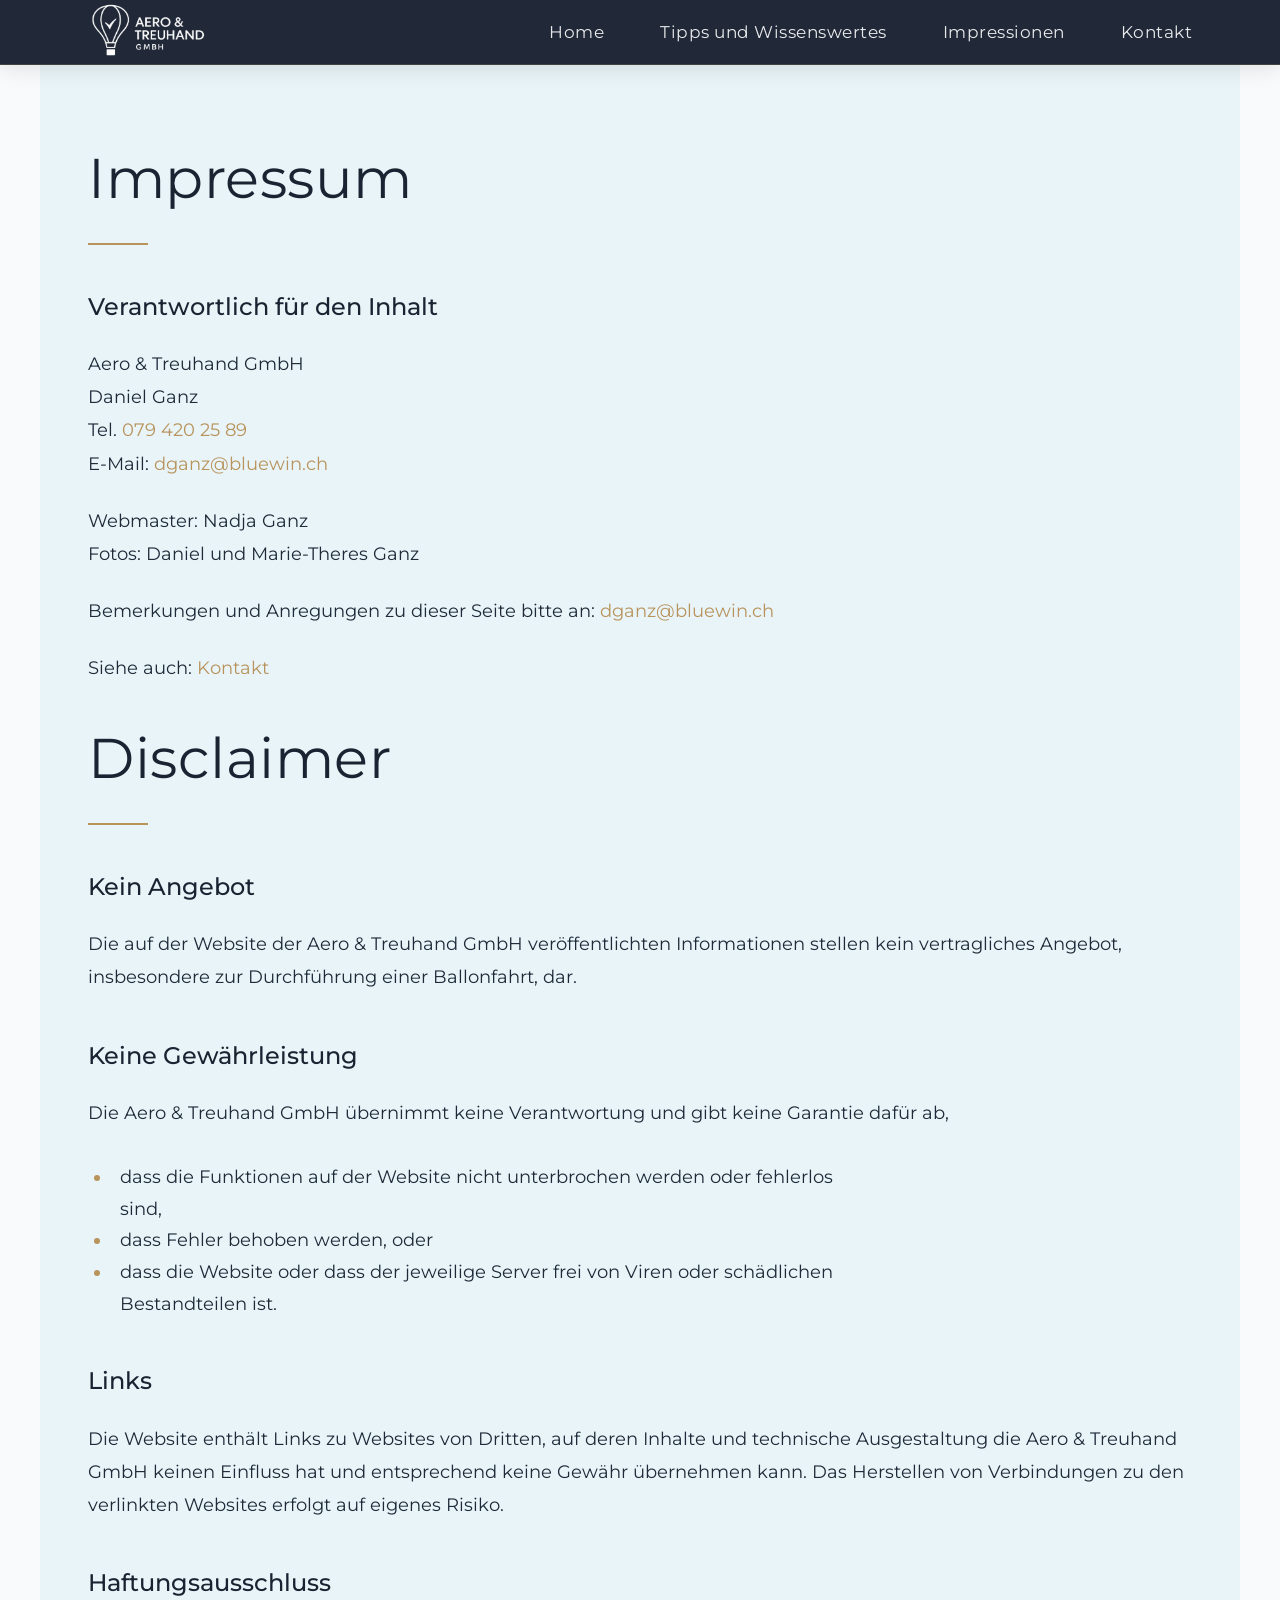
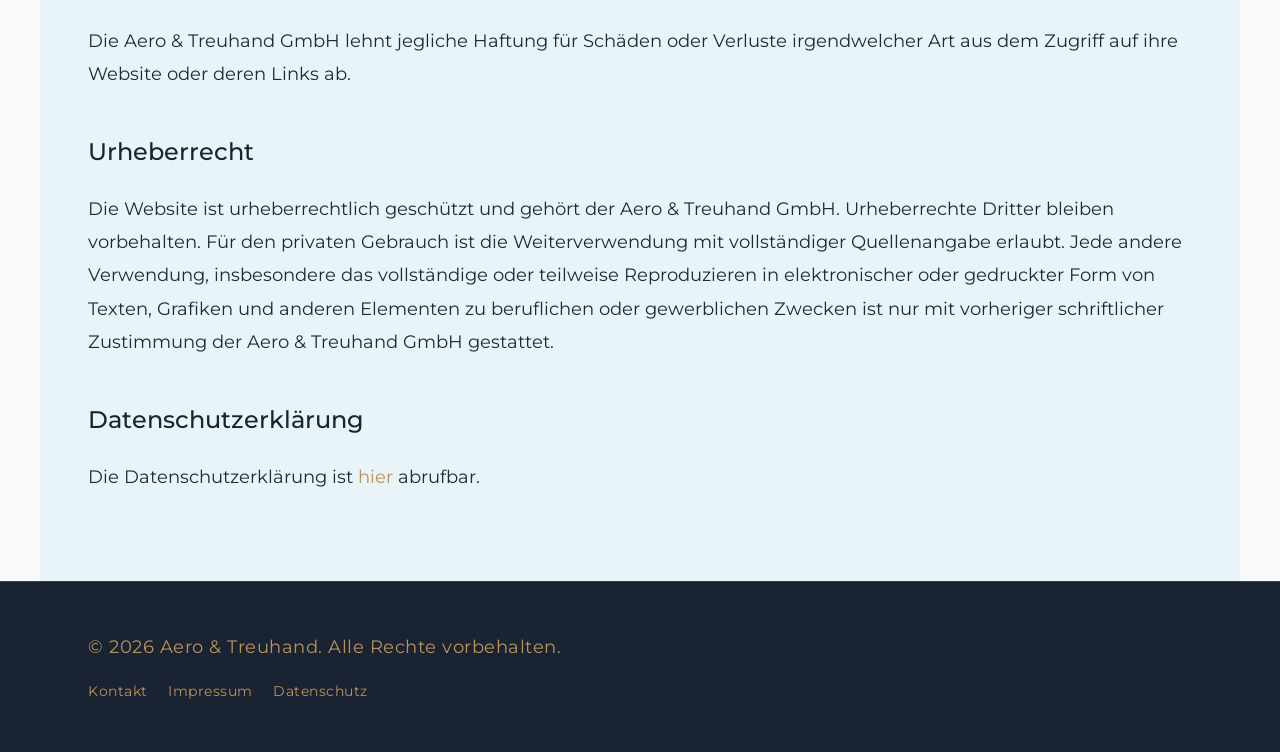
<file: pages/impressum.html>
<!DOCTYPE html>
<html lang="de">
<head>
    <meta charset="UTF-8">
    <meta name="viewport" content="width=device-width, initial-scale=1.0">
    <meta name="description" content="Impressum und rechtliche Informationen von Aero & Treuhand.">
    <meta property="og:title" content="Impressum - Aero & Treuhand">
    <meta property="og:description" content="Impressum und rechtliche Informationen von Aero & Treuhand.">
    <meta property="og:type" content="website">
    <meta property="og:locale" content="de_CH">
    <title>Impressum - Aero & Treuhand</title>
    <link rel="icon" type="image/svg+xml" href="../favicon.svg">
    <link rel="preconnect" href="https://fonts.googleapis.com">
    <link rel="preconnect" href="https://fonts.gstatic.com" crossorigin>
    <link href="https://fonts.googleapis.com/css2?family=Montserrat:wght@300;400;500;600&display=swap" rel="stylesheet">
    <link rel="stylesheet" href="../css/style.css">
</head>
<body>
    <a href="#main-content" class="skip-link">Zum Inhalt springen</a>
    <header>
        <nav>
            <h1><a href="../index.html"><img src="../assets/logo_nobg.webp" alt="Aero & Treuhand" class="logo"></a></h1>
            <ul>
                <li><a href="../index.html">Home</a></li>
                <li><a href="ballonfahrten.html">Tipps und Wissenswertes</a></li>
                <li><a href="impressionen.html">Impressionen</a></li>
                <li><a href="kontakt.html">Kontakt</a></li>
            </ul>
        </nav>
    </header>

    <main id="main-content" class="page-impressum">
        <h2>Impressum</h2>

        <h3>Verantwortlich für den Inhalt</h3>
        <p>
            Aero & Treuhand GmbH<br>
            Daniel Ganz<br>
            Tel. <a href="tel:+41794202589">079 420 25 89</a><br>
            E-Mail: <a href="mailto:dganz@bluewin.ch">dganz@bluewin.ch</a>
        </p>

        <p>
            Webmaster: Nadja Ganz<br>
            Fotos: Daniel und Marie-Theres Ganz
        </p>

        <p>Bemerkungen und Anregungen zu dieser Seite bitte an: <a href="mailto:dganz@bluewin.ch">dganz@bluewin.ch</a></p>
        <p>Siehe auch: <a href="kontakt.html">Kontakt</a></p>

        <h2>Disclaimer</h2>

        <h3>Kein Angebot</h3>
        <p>Die auf der Website der Aero & Treuhand GmbH veröffentlichten Informationen stellen kein vertragliches Angebot, insbesondere zur Durchführung einer Ballonfahrt, dar.</p>

        <h3>Keine Gewährleistung</h3>
        <p>Die Aero & Treuhand GmbH übernimmt keine Verantwortung und gibt keine Garantie dafür ab,</p>
        <ul>
            <li>dass die Funktionen auf der Website nicht unterbrochen werden oder fehlerlos sind,</li>
            <li>dass Fehler behoben werden, oder</li>
            <li>dass die Website oder dass der jeweilige Server frei von Viren oder schädlichen Bestandteilen ist.</li>
        </ul>

        <h3>Links</h3>
        <p>Die Website enthält Links zu Websites von Dritten, auf deren Inhalte und technische Ausgestaltung die Aero & Treuhand GmbH keinen Einfluss hat und entsprechend keine Gewähr übernehmen kann. Das Herstellen von Verbindungen zu den verlinkten Websites erfolgt auf eigenes Risiko.</p>

        <h3>Haftungsausschluss</h3>
        <p>Die Aero & Treuhand GmbH lehnt jegliche Haftung für Schäden oder Verluste irgendwelcher Art aus dem Zugriff auf ihre Website oder deren Links ab.</p>

        <h3>Urheberrecht</h3>
        <p>Die Website ist urheberrechtlich geschützt und gehört der Aero & Treuhand GmbH. Urheberrechte Dritter bleiben vorbehalten. Für den privaten Gebrauch ist die Weiterverwendung mit vollständiger Quellenangabe erlaubt. Jede andere Verwendung, insbesondere das vollständige oder teilweise Reproduzieren in elektronischer oder gedruckter Form von Texten, Grafiken und anderen Elementen zu beruflichen oder gewerblichen Zwecken ist nur mit vorheriger schriftlicher Zustimmung der Aero & Treuhand GmbH gestattet.</p>

        <h3>Datenschutzerklärung</h3>
        <p>Die Datenschutzerklärung ist <a href="datenschutz.html">hier</a> abrufbar.</p>
    </main>

    <footer>
        <p class="footer-copyright">&copy; 2026 Aero & Treuhand. Alle Rechte vorbehalten.</p>
        <p class="footer-links">
            <a href="kontakt.html">Kontakt</a>
            <a href="impressum.html">Impressum</a>
            <a href="datenschutz.html">Datenschutz</a>
        </p>
    </footer>
    
    <script src="../js/main.js"></script>
</body>
</html>
</file>
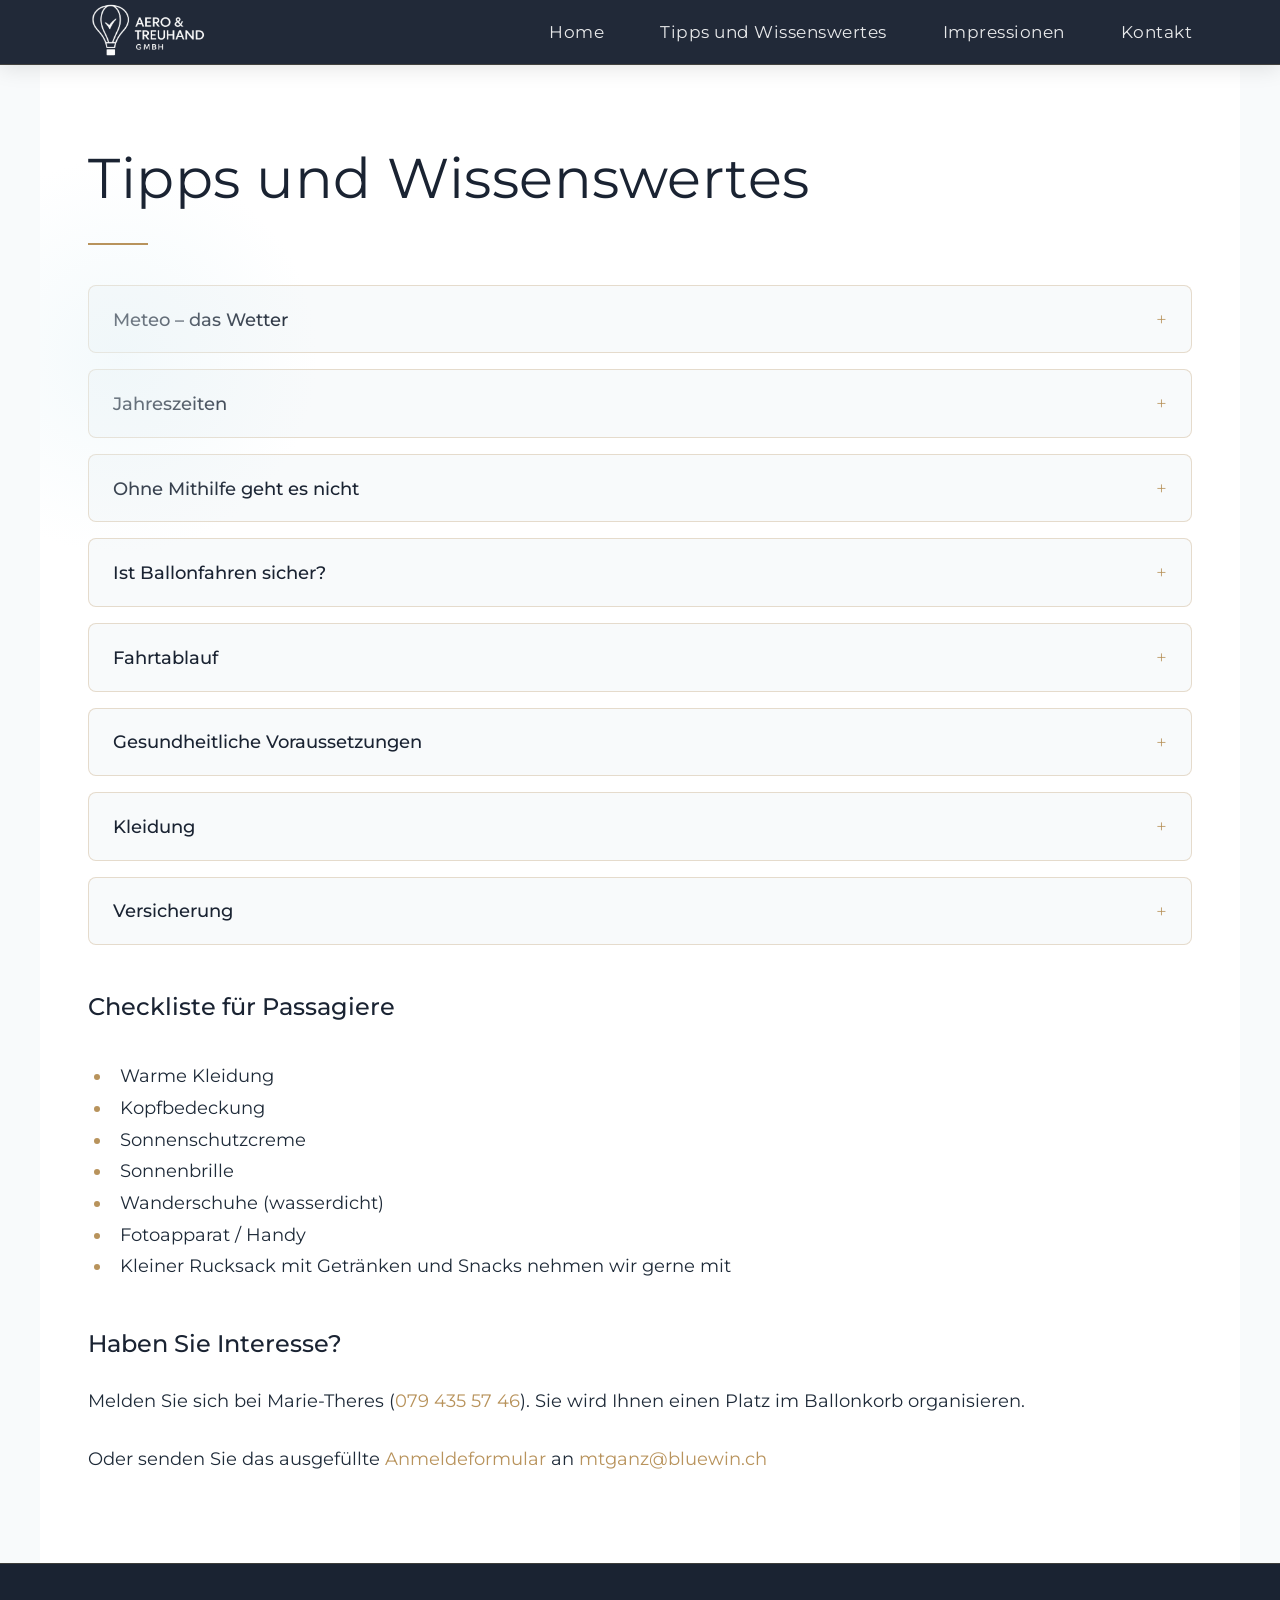
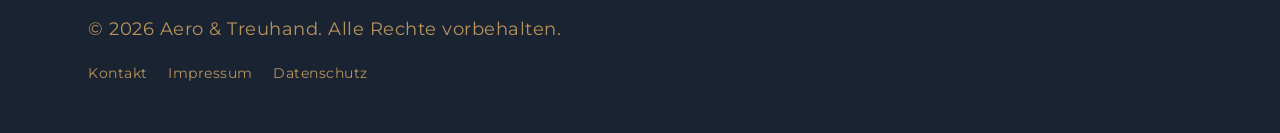
<file: public/pages/ballonfahrten.html>
<!DOCTYPE html>
<html lang="de">
<head>
    <meta charset="UTF-8">
    <meta name="viewport" content="width=device-width, initial-scale=1.0">
    <meta name="description" content="Tipps für Ihre Heissluftballon-Fahrt im Kanton Schwyz: Wetter, Jahreszeiten, Sicherheit, Kleidung und Ablauf. Start ab Rothenthurm nahe Sattel-Hochstuckli.">
    <meta property="og:title" content="Tipps für Ballonfahrten Schwyz | Aero & Treuhand">
    <meta property="og:description" content="Tipps für Ihre Heissluftballon-Fahrt im Kanton Schwyz: Wetter, Jahreszeiten, Sicherheit, Kleidung und Ablauf.">
    <meta property="og:type" content="website">
    <meta property="og:locale" content="de_CH">
    <title>Tipps für Ballonfahrten Schwyz | Aero & Treuhand</title>
    <link rel="icon" type="image/png" href="../favicon-light.png" media="(prefers-color-scheme: light)">
    <link rel="icon" type="image/png" href="../favicon-dark.png" media="(prefers-color-scheme: dark)">
    <link rel="preconnect" href="https://fonts.googleapis.com">
    <link rel="preconnect" href="https://fonts.gstatic.com" crossorigin>
    <link href="https://fonts.googleapis.com/css2?family=Montserrat:wght@300;400;500;600&display=swap" rel="stylesheet">
    <link rel="stylesheet" href="../css/style.css">
</head>
<body>
    <a href="#main-content" class="skip-link">Zum Inhalt springen</a>
    <header>
        <nav>
            <h1><a href="../index.html"><img src="../assets/logo_nobg.webp" alt="Aero & Treuhand" class="logo"></a></h1>
            <ul>
                <li><a href="../index.html">Home</a></li>
                <li><a href="ballonfahrten.html">Tipps und Wissenswertes</a></li>
                <li><a href="impressionen.html">Impressionen</a></li>
                <li><a href="kontakt.html">Kontakt</a></li>
            </ul>
        </nav>
    </header>

    <main id="main-content" class="page-ballonfahrten">
        <h2>Tipps und Wissenswertes</h2>

        <details>
            <summary>Meteo – das Wetter</summary>
            <p>Die Ballonfahrt ermöglicht es Ihnen, die Welt auf eine ruhige Art und Weise mit Musse von oben zu betrachten und bekannte Geographien neu zu entdecken. Damit aber der vom Wind bestimmte Luftspaziergang auch wirklich zu einem Genuss und einer rundum guten Erinnerung wird, steht die höchste mögliche Sicherheit im Vordergrund. Ballonfahren ist ein Freiluftsport, weshalb oft erst kurz vor dem Start zuverlässig eingeschätzt werden kann, ob es ratsam ist, zu starten. Auch bei schönem Wetter müssen verantwortungsbewusste Piloten Nein sagen können. Terminwünsche haben vor Sicherheitsgründen in den Hintergrund zu treten. Für angehende Ballonpassagiere heisst das: auf eine Fahrt warten können! Wenn dann endlich alles stimmt, heisst die Devise: spontan zusagen!</p>
            <p>Selten kann es vorkommen, dass bei ungünstigen Wetterverhältnissen eine Fahrt auf dem Startplatz abgesagt werden muss. Bitte haben Sie dafür Verständnis.</p>
        </details>

        <details>
            <summary>Jahreszeiten</summary>
            <p>Ballonfahrten können zu jeder Jahreszeit zu einem unvergesslichen Erlebnis werden – auch im Winter. Bei Sonnenschein und ohne Fahrtwind gleicht der Aufenthalt im Korb einer Mittagsrast an der Bergsonne. Im Sommer sind infolge der Mittags-Thermik meist nur frühmorgendliche Aufstiege möglich. Abendfahrten sind nur dann zu verantworten, wenn keine Gewitter vorhergesagt wurden.</p>
        </details>

        <details>
            <summary>Ohne Mithilfe geht es nicht</summary>
            <p>Der Ballonsport ist ein beschaulicher und auch sozialer Flugsport. Pilot und Nachfahrer können einen grösseren Ballon gar nicht allein starten; sie sind beim Auf- und Abrüsten auf die Mithilfe der Passagiere angewiesen. Das ist keine harte Arbeit und sie bringt den Vorteil, dass die die künftigen Aeronauten ihren Ballon hautnah erleben.</p>
        </details>

        <details>
            <summary>Ist Ballonfahren sicher?</summary>
            <p>Die Flugunfall-Statistik der Schweiz der vergangenen Jahre sagt aus, dass das Ballon-Erlebnis gemessen an der Anzahl Vorfälle pro Luftfahrzeugkategorie zu den sichersten Arten des Fliegens gehört. Ballonunfälle, deren Ursachen meist in der Unerfahrenheit einzelner Ballonpiloten zu suchen sind, ändern nichts an diesem Gesamtbild. Wichtige Regeln sind in diesem Zusammenhang: Kein Start vor einer Gewitterfront oder wenn bei der vorhergesehenen Landezeit ein Bodenwind von über 20 km/h zu erwarten ist.</p>
        </details>

        <details>
            <summary>Fahrtablauf</summary>
            <p>Wir treffen uns zur vereinbarten Zeit, was im Hochsommer frühmorgens um 05.00 Uhr sein kann, am vorgesehenen Treffpunkt. Von dort geht es mit dem Verfolgerfahrzeug zum normalerweise nahegelegenen Startplatz. Wir rüsten den Ballon gemeinsam auf und starten nach ca. 1 Stunde. Nach der Ballonfahrt wird der Ballon gemeinsam verpackt und auf den Hänger verladen. Uns ist es ein Anliegen, das Erlebnis mit einem gemeinsamen Aufenthalt in einem Café oder Restaurant abzurunden bevor wir die Passagiere mit dem Verfolgerfahrzeug zurück zum Ausgangspunkt bringen.</p>
        </details>

        <details>
            <summary>Gesundheitliche Voraussetzungen</summary>
            <p>Für die Teilnahme an einer Ballonfahrt genügt eine normale körperliche Fitness.</p>
            <p><strong>Gesundheitszustand:</strong> Sie sollten keine schweren Rücken-, Gelenk-, Kreislauf- oder Herzprobleme haben. Auch kürzlich erfolgte Operationen oder eine Schwangerschaft schließen eine Teilnahme aus.</p>
            <p><strong>Ärztliche Rücksprache:</strong> Wenn Sie unsicher sind, ob Sie gesundheitlich teilnehmen können, sprechen Sie bitte vorab mit Ihrem Arzt.</p>
            <p><strong>Belastung bei der Landung:</strong> Besonders die Landung kann körperlich anspruchsvoll sein. Eine stabile Haltung und etwas Standfestigkeit sind wichtig.</p>
            <p><strong>Information an den Piloten:</strong> Bitte informieren Sie den Piloten vor der Fahrt vollständig über allfällige gesundheitliche Einschränkungen.</p>
        </details>

        <details>
            <summary>Kleidung</summary>
            <p>Wir empfehlen Ihnen für die Ballonfahrt sportliche, den aktuellen Temperaturen entsprechende warme Kleidung, dazu festes und robustes Schuhwerk (Wanderschuhe obligatorisch), Kopfbedeckung und Regenschutz.</p>
            <p>Vergessen Sie Ihre Foto- oder Videoausrüstung nicht.</p>
        </details>

        <details>
            <summary>Versicherung</summary>
            <p>Die Unfallversicherung ist Sache der Passagiere. Klären Sie Ihren Versicherungsschutz ab. Normalerweise decken alle Unfallversicherungen dieses Risiko ab.</p>
            <p>Die Haftung des Ballonpiloten ist gemäss den international üblichen Beförderungsbestimmungen beschränkt, es gelten die Bedingungen gemäss dem Beförderungsschein, den Sie vor der Fahrt erhalten oder <a href="../resources/16076ML_LF-Befoerderungsschein-erweitert_editierbar.pdf" target="_blank" rel="noopener noreferrer">hier herunterladen</a> können. Bitte unterzeichnen Sie den Beförderungsschein und geben diesen vor der Fahrt dem Piloten ab.</p>
            <p>Anhand des Beförderungsscheins können Sie erkennen, ob es sich um eine private oder gewerbliche Fahrt handelt. Die obligatorische Haftpflichtversicherungsdeckung für Passagiere sowie gegenüber Dritten ausserhalb des Luftfahrzeuges ist gesetzlich geregelt. Über den effektiven Versicherungsschutz kann Ihnen der Pilot Auskunft erteilen.</p>
        </details>

        <h3>Checkliste für Passagiere</h3>
        <ul>
            <li>Warme Kleidung</li>
            <li>Kopfbedeckung</li>
            <li>Sonnenschutzcreme</li>
            <li>Sonnenbrille</li>
            <li>Wanderschuhe (wasserdicht)</li>
            <li>Fotoapparat / Handy</li>
            <li>Kleiner Rucksack mit Getränken und Snacks nehmen wir gerne mit</li>
        </ul>

        <h3>Haben Sie Interesse?</h3>
        <p>Melden Sie sich bei Marie-Theres (<a href="tel:+41794355746">079 435 57 46</a>). Sie wird Ihnen einen Platz im Ballonkorb organisieren.</p>
        <p>Oder senden Sie das ausgefüllte <a href="../assets/BHB ANH 614 Anmeldeformular_für_Heissluftballonpassagiere.doc" download>Anmeldeformular</a> an <a href="mailto:mtganz@bluewin.ch">mtganz@bluewin.ch</a></p>
    </main>

    <footer>
        <p class="footer-copyright">&copy; 2026 Aero & Treuhand. Alle Rechte vorbehalten.</p>
        <p class="footer-links">
            <a href="kontakt.html">Kontakt</a>
            <a href="impressum.html">Impressum</a>
            <a href="datenschutz.html">Datenschutz</a>
        </p>
    </footer>
    
    <script src="../js/main.js"></script>
</body>
</html>
</file>
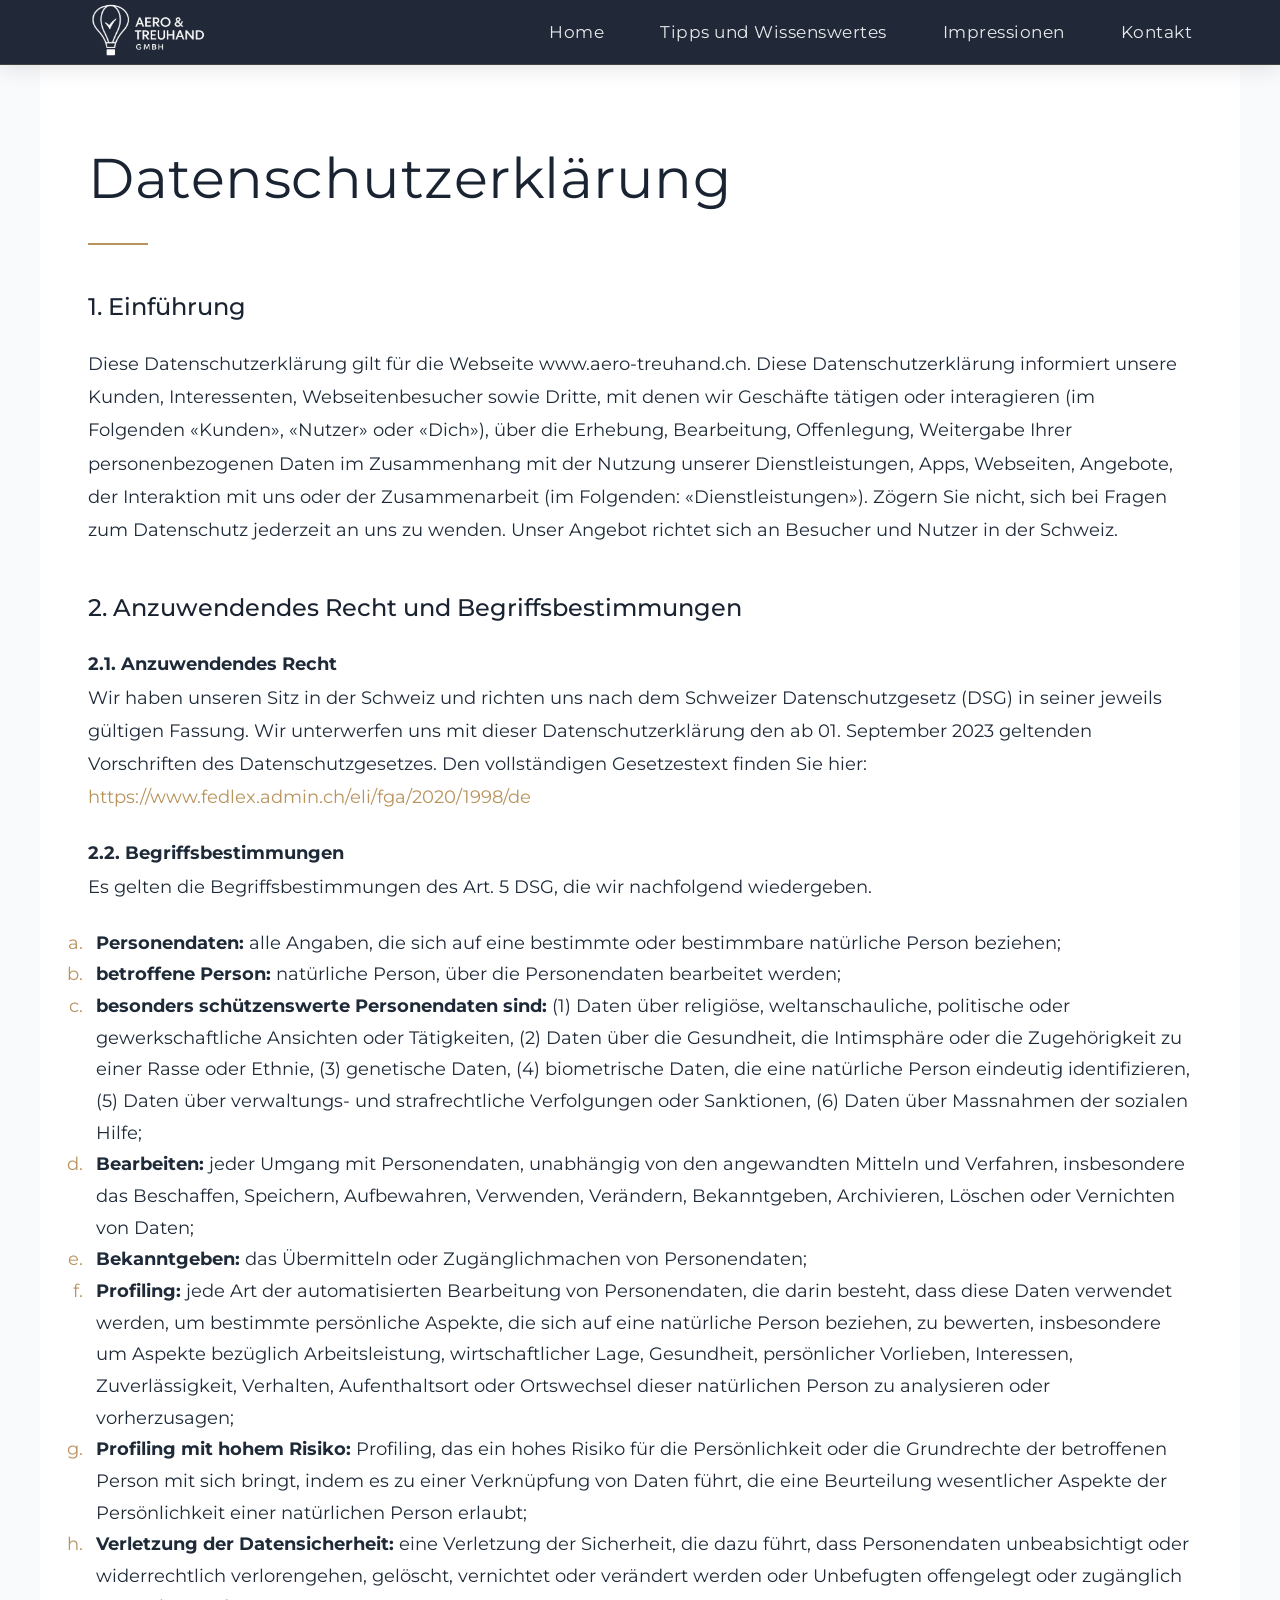
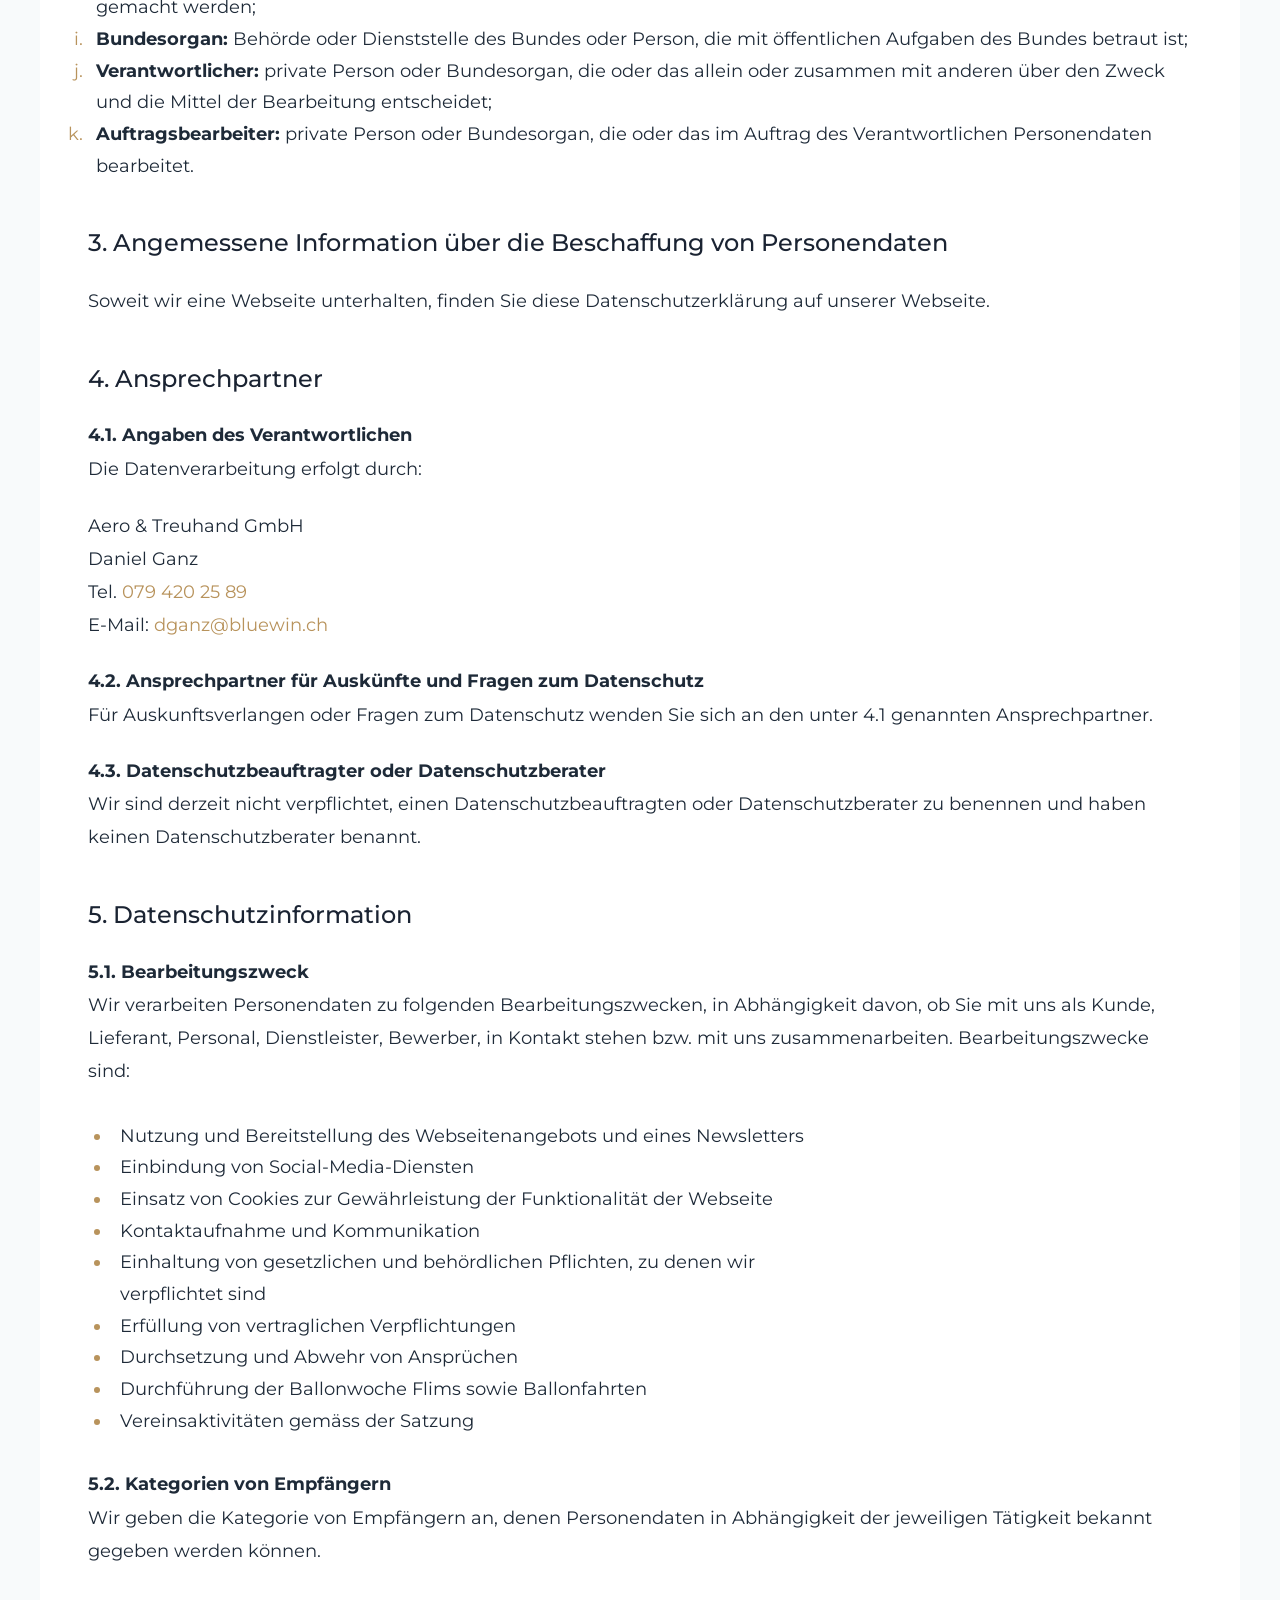
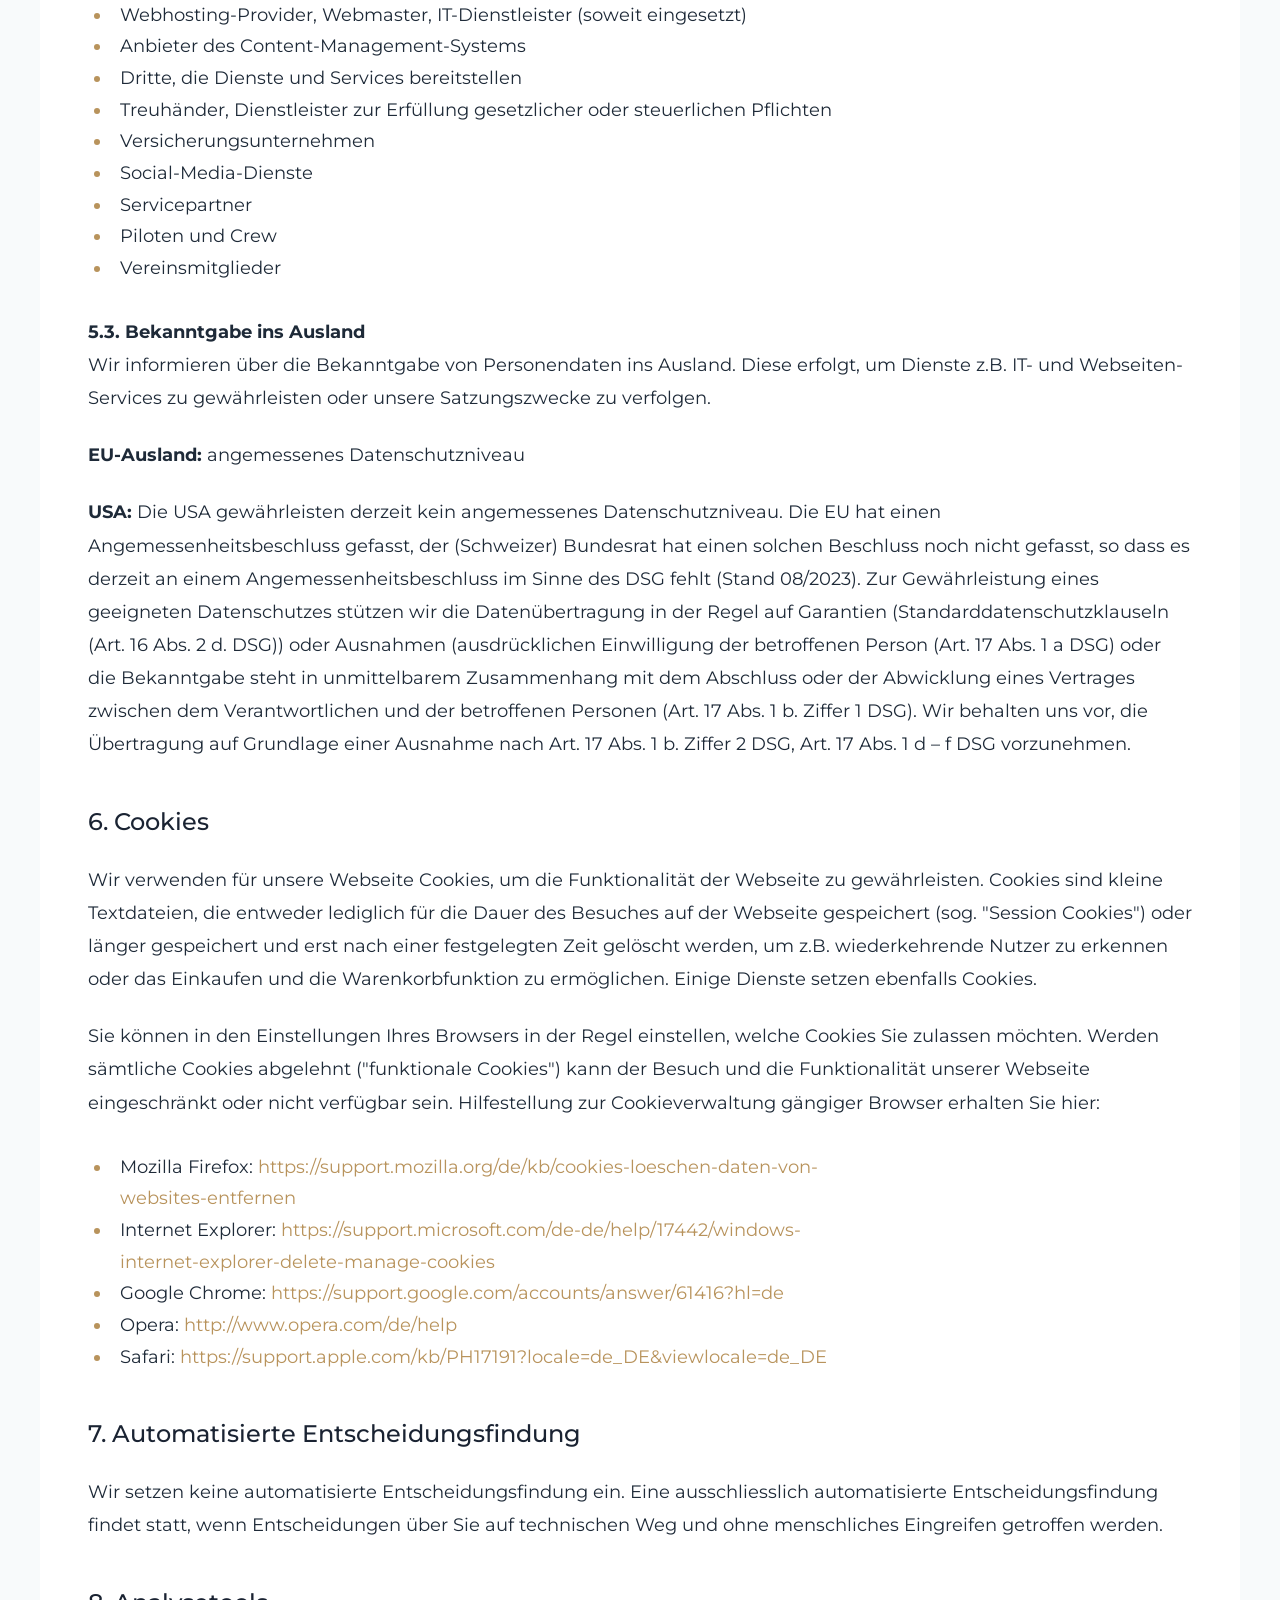
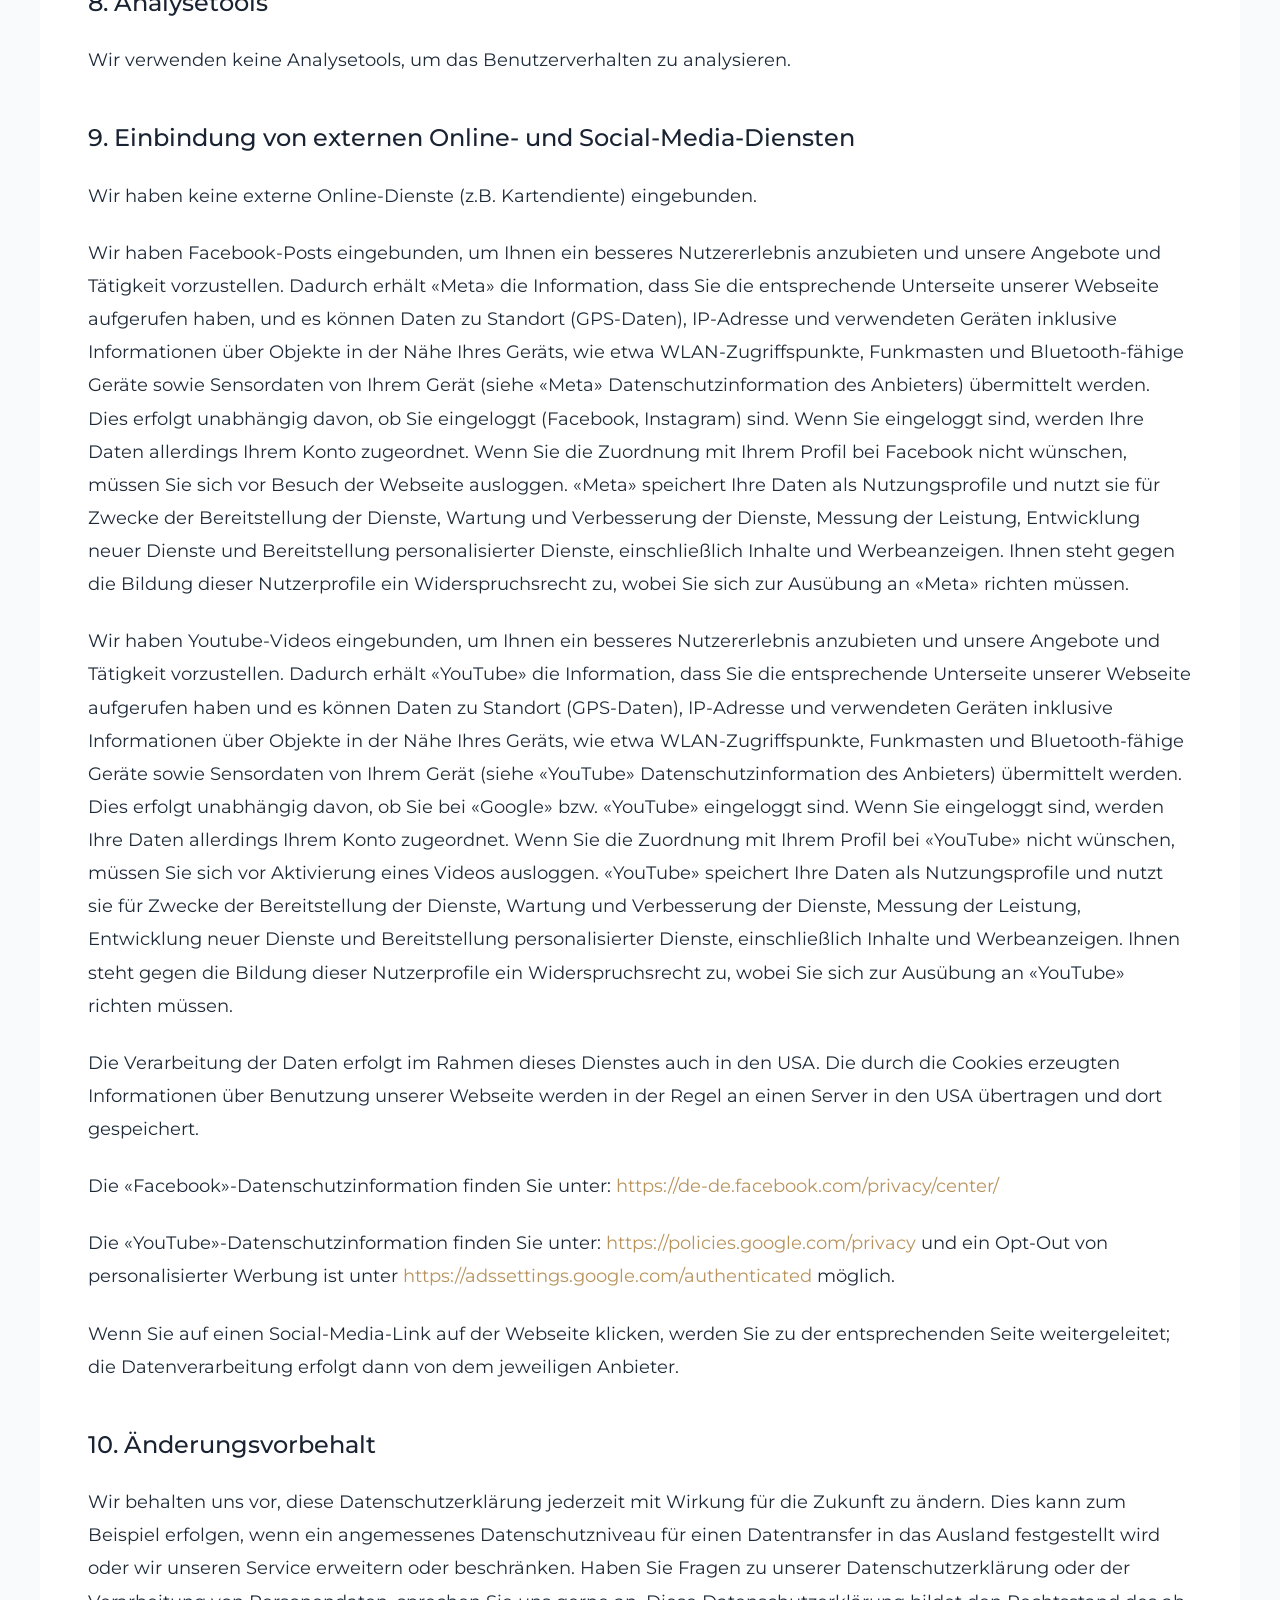
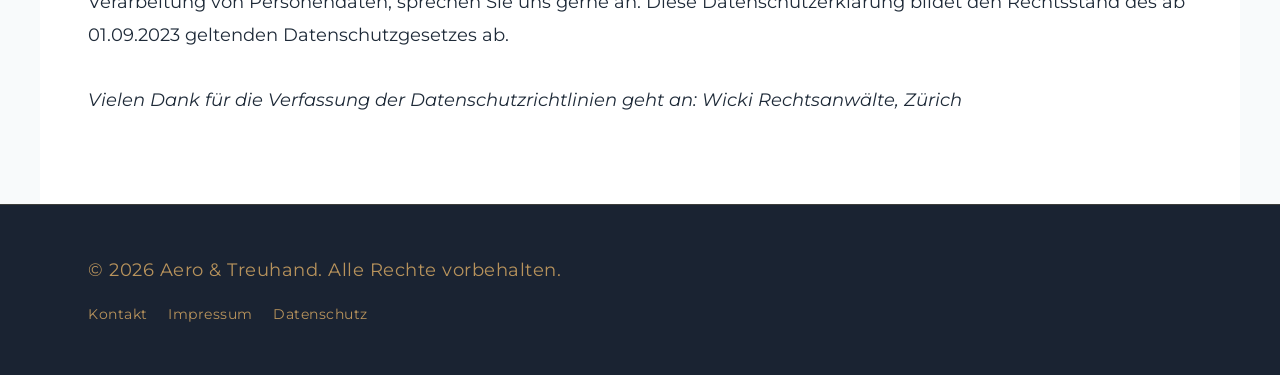
<file: public/pages/datenschutz.html>
<!DOCTYPE html>
<html lang="de">
<head>
    <meta charset="UTF-8">
    <meta name="viewport" content="width=device-width, initial-scale=1.0">
    <meta name="description" content="Datenschutzerklärung von Aero & Treuhand gemäss Schweizer Datenschutzgesetz.">
    <meta property="og:title" content="Datenschutzerklärung - Aero & Treuhand">
    <meta property="og:type" content="website">
    <meta property="og:locale" content="de_CH">
    <title>Datenschutzerklärung - Aero & Treuhand</title>
    <link rel="icon" type="image/png" href="../favicon-light.png" media="(prefers-color-scheme: light)">
    <link rel="icon" type="image/png" href="../favicon-dark.png" media="(prefers-color-scheme: dark)">
    <link rel="preconnect" href="https://fonts.googleapis.com">
    <link rel="preconnect" href="https://fonts.gstatic.com" crossorigin>
    <link href="https://fonts.googleapis.com/css2?family=Montserrat:wght@300;400;500;600&display=swap" rel="stylesheet">
    <link rel="stylesheet" href="../css/style.css">
</head>
<body>
    <a href="#main-content" class="skip-link">Zum Inhalt springen</a>
    <header>
        <nav>
            <h1><a href="../index.html"><img src="../assets/logo_nobg.webp" alt="Aero & Treuhand" class="logo"></a></h1>
            <ul>
                <li><a href="../index.html">Home</a></li>
                <li><a href="ballonfahrten.html">Tipps und Wissenswertes</a></li>
                <li><a href="impressionen.html">Impressionen</a></li>
                <li><a href="kontakt.html">Kontakt</a></li>
            </ul>
        </nav>
    </header>

    <main id="main-content" class="page-datenschutz">
        <h2>Datenschutzerklärung</h2>

        <h3>1. Einführung</h3>
        <p>Diese Datenschutzerklärung gilt für die Webseite www.aero-treuhand.ch. Diese Datenschutzerklärung informiert unsere Kunden, Interessenten, Webseitenbesucher sowie Dritte, mit denen wir Geschäfte tätigen oder interagieren (im Folgenden «Kunden», «Nutzer» oder «Dich»), über die Erhebung, Bearbeitung, Offenlegung, Weitergabe Ihrer personenbezogenen Daten im Zusammenhang mit der Nutzung unserer Dienstleistungen, Apps, Webseiten, Angebote, der Interaktion mit uns oder der Zusammenarbeit (im Folgenden: «Dienstleistungen»). Zögern Sie nicht, sich bei Fragen zum Datenschutz jederzeit an uns zu wenden. Unser Angebot richtet sich an Besucher und Nutzer in der Schweiz.</p>

        <h3>2. Anzuwendendes Recht und Begriffsbestimmungen</h3>

        <h4>2.1. Anzuwendendes Recht</h4>
        <p>Wir haben unseren Sitz in der Schweiz und richten uns nach dem Schweizer Datenschutzgesetz (DSG) in seiner jeweils gültigen Fassung. Wir unterwerfen uns mit dieser Datenschutzerklärung den ab 01. September 2023 geltenden Vorschriften des Datenschutzgesetzes. Den vollständigen Gesetzestext finden Sie hier: <a href="https://www.fedlex.admin.ch/eli/fga/2020/1998/de" target="_blank" rel="noopener noreferrer">https://www.fedlex.admin.ch/eli/fga/2020/1998/de</a></p>

        <h4>2.2. Begriffsbestimmungen</h4>
        <p>Es gelten die Begriffsbestimmungen des Art. 5 DSG, die wir nachfolgend wiedergeben.</p>
        <ol style="list-style-type: lower-alpha;">
            <li><strong>Personendaten:</strong> alle Angaben, die sich auf eine bestimmte oder bestimmbare natürliche Person beziehen;</li>
            <li><strong>betroffene Person:</strong> natürliche Person, über die Personendaten bearbeitet werden;</li>
            <li><strong>besonders schützenswerte Personendaten sind:</strong> (1) Daten über religiöse, weltanschauliche, politische oder gewerkschaftliche Ansichten oder Tätigkeiten, (2) Daten über die Gesundheit, die Intimsphäre oder die Zugehörigkeit zu einer Rasse oder Ethnie, (3) genetische Daten, (4) biometrische Daten, die eine natürliche Person eindeutig identifizieren, (5) Daten über verwaltungs- und strafrechtliche Verfolgungen oder Sanktionen, (6) Daten über Massnahmen der sozialen Hilfe;</li>
            <li><strong>Bearbeiten:</strong> jeder Umgang mit Personendaten, unabhängig von den angewandten Mitteln und Verfahren, insbesondere das Beschaffen, Speichern, Aufbewahren, Verwenden, Verändern, Bekanntgeben, Archivieren, Löschen oder Vernichten von Daten;</li>
            <li><strong>Bekanntgeben:</strong> das Übermitteln oder Zugänglichmachen von Personendaten;</li>
            <li><strong>Profiling:</strong> jede Art der automatisierten Bearbeitung von Personendaten, die darin besteht, dass diese Daten verwendet werden, um bestimmte persönliche Aspekte, die sich auf eine natürliche Person beziehen, zu bewerten, insbesondere um Aspekte bezüglich Arbeitsleistung, wirtschaftlicher Lage, Gesundheit, persönlicher Vorlieben, Interessen, Zuverlässigkeit, Verhalten, Aufenthaltsort oder Ortswechsel dieser natürlichen Person zu analysieren oder vorherzusagen;</li>
            <li><strong>Profiling mit hohem Risiko:</strong> Profiling, das ein hohes Risiko für die Persönlichkeit oder die Grundrechte der betroffenen Person mit sich bringt, indem es zu einer Verknüpfung von Daten führt, die eine Beurteilung wesentlicher Aspekte der Persönlichkeit einer natürlichen Person erlaubt;</li>
            <li><strong>Verletzung der Datensicherheit:</strong> eine Verletzung der Sicherheit, die dazu führt, dass Personendaten unbeabsichtigt oder widerrechtlich verlorengehen, gelöscht, vernichtet oder verändert werden oder Unbefugten offengelegt oder zugänglich gemacht werden;</li>
            <li><strong>Bundesorgan:</strong> Behörde oder Dienststelle des Bundes oder Person, die mit öffentlichen Aufgaben des Bundes betraut ist;</li>
            <li><strong>Verantwortlicher:</strong> private Person oder Bundesorgan, die oder das allein oder zusammen mit anderen über den Zweck und die Mittel der Bearbeitung entscheidet;</li>
            <li><strong>Auftragsbearbeiter:</strong> private Person oder Bundesorgan, die oder das im Auftrag des Verantwortlichen Personendaten bearbeitet.</li>
        </ol>

        <h3>3. Angemessene Information über die Beschaffung von Personendaten</h3>
        <p>Soweit wir eine Webseite unterhalten, finden Sie diese Datenschutzerklärung auf unserer Webseite.</p>

        <h3>4. Ansprechpartner</h3>

        <h4>4.1. Angaben des Verantwortlichen</h4>
        <p>Die Datenverarbeitung erfolgt durch:</p>
        <p>
            Aero & Treuhand GmbH<br>
            Daniel Ganz<br>
            Tel. <a href="tel:+41794202589">079 420 25 89</a><br>
            E-Mail: <a href="mailto:dganz@bluewin.ch">dganz@bluewin.ch</a>
        </p>

        <h4>4.2. Ansprechpartner für Auskünfte und Fragen zum Datenschutz</h4>
        <p>Für Auskunftsverlangen oder Fragen zum Datenschutz wenden Sie sich an den unter 4.1 genannten Ansprechpartner.</p>

        <h4>4.3. Datenschutzbeauftragter oder Datenschutzberater</h4>
        <p>Wir sind derzeit nicht verpflichtet, einen Datenschutzbeauftragten oder Datenschutzberater zu benennen und haben keinen Datenschutzberater benannt.</p>

        <h3>5. Datenschutzinformation</h3>

        <h4>5.1. Bearbeitungszweck</h4>
        <p>Wir verarbeiten Personendaten zu folgenden Bearbeitungszwecken, in Abhängigkeit davon, ob Sie mit uns als Kunde, Lieferant, Personal, Dienstleister, Bewerber, in Kontakt stehen bzw. mit uns zusammenarbeiten. Bearbeitungszwecke sind:</p>
        <ul>
            <li>Nutzung und Bereitstellung des Webseitenangebots und eines Newsletters</li>
            <li>Einbindung von Social-Media-Diensten</li>
            <li>Einsatz von Cookies zur Gewährleistung der Funktionalität der Webseite</li>
            <li>Kontaktaufnahme und Kommunikation</li>
            <li>Einhaltung von gesetzlichen und behördlichen Pflichten, zu denen wir verpflichtet sind</li>
            <li>Erfüllung von vertraglichen Verpflichtungen</li>
            <li>Durchsetzung und Abwehr von Ansprüchen</li>
            <li>Durchführung der Ballonwoche Flims sowie Ballonfahrten</li>
            <li>Vereinsaktivitäten gemäss der Satzung</li>
        </ul>

        <h4>5.2. Kategorien von Empfängern</h4>
        <p>Wir geben die Kategorie von Empfängern an, denen Personendaten in Abhängigkeit der jeweiligen Tätigkeit bekannt gegeben werden können.</p>
        <ul>
            <li>Webhosting-Provider, Webmaster, IT-Dienstleister (soweit eingesetzt)</li>
            <li>Anbieter des Content-Management-Systems</li>
            <li>Dritte, die Dienste und Services bereitstellen</li>
            <li>Treuhänder, Dienstleister zur Erfüllung gesetzlicher oder steuerlichen Pflichten</li>
            <li>Versicherungsunternehmen</li>
            <li>Social-Media-Dienste</li>
            <li>Servicepartner</li>
            <li>Piloten und Crew</li>
            <li>Vereinsmitglieder</li>
        </ul>

        <h4>5.3. Bekanntgabe ins Ausland</h4>
        <p>Wir informieren über die Bekanntgabe von Personendaten ins Ausland. Diese erfolgt, um Dienste z.B. IT- und Webseiten-Services zu gewährleisten oder unsere Satzungszwecke zu verfolgen.</p>
        <p><strong>EU-Ausland:</strong> angemessenes Datenschutzniveau</p>
        <p><strong>USA:</strong> Die USA gewährleisten derzeit kein angemessenes Datenschutzniveau. Die EU hat einen Angemessenheitsbeschluss gefasst, der (Schweizer) Bundesrat hat einen solchen Beschluss noch nicht gefasst, so dass es derzeit an einem Angemessenheitsbeschluss im Sinne des DSG fehlt (Stand 08/2023). Zur Gewährleistung eines geeigneten Datenschutzes stützen wir die Datenübertragung in der Regel auf Garantien (Standarddatenschutzklauseln (Art. 16 Abs. 2 d. DSG)) oder Ausnahmen (ausdrücklichen Einwilligung der betroffenen Person (Art. 17 Abs. 1 a DSG) oder die Bekanntgabe steht in unmittelbarem Zusammenhang mit dem Abschluss oder der Abwicklung eines Vertrages zwischen dem Verantwortlichen und der betroffenen Personen (Art. 17 Abs. 1 b. Ziffer 1 DSG). Wir behalten uns vor, die Übertragung auf Grundlage einer Ausnahme nach Art. 17 Abs. 1 b. Ziffer 2 DSG, Art. 17 Abs. 1 d – f DSG vorzunehmen.</p>

        <h3>6. Cookies</h3>
        <p>Wir verwenden für unsere Webseite Cookies, um die Funktionalität der Webseite zu gewährleisten. Cookies sind kleine Textdateien, die entweder lediglich für die Dauer des Besuches auf der Webseite gespeichert (sog. "Session Cookies") oder länger gespeichert und erst nach einer festgelegten Zeit gelöscht werden, um z.B. wiederkehrende Nutzer zu erkennen oder das Einkaufen und die Warenkorbfunktion zu ermöglichen. Einige Dienste setzen ebenfalls Cookies.</p>
        <p>Sie können in den Einstellungen Ihres Browsers in der Regel einstellen, welche Cookies Sie zulassen möchten. Werden sämtliche Cookies abgelehnt ("funktionale Cookies") kann der Besuch und die Funktionalität unserer Webseite eingeschränkt oder nicht verfügbar sein. Hilfestellung zur Cookieverwaltung gängiger Browser erhalten Sie hier:</p>
        <ul>
            <li>Mozilla Firefox: <a href="https://support.mozilla.org/de/kb/cookies-loeschen-daten-von-websites-entfernen" target="_blank" rel="noopener noreferrer">https://support.mozilla.org/de/kb/cookies-loeschen-daten-von-websites-entfernen</a></li>
            <li>Internet Explorer: <a href="https://support.microsoft.com/de-de/help/17442/windows-internet-explorer-delete-manage-cookies" target="_blank" rel="noopener noreferrer">https://support.microsoft.com/de-de/help/17442/windows-internet-explorer-delete-manage-cookies</a></li>
            <li>Google Chrome: <a href="https://support.google.com/accounts/answer/61416?hl=de" target="_blank" rel="noopener noreferrer">https://support.google.com/accounts/answer/61416?hl=de</a></li>
            <li>Opera: <a href="http://www.opera.com/de/help" target="_blank" rel="noopener noreferrer">http://www.opera.com/de/help</a></li>
            <li>Safari: <a href="https://support.apple.com/kb/PH17191?locale=de_DE&viewlocale=de_DE" target="_blank" rel="noopener noreferrer">https://support.apple.com/kb/PH17191?locale=de_DE&viewlocale=de_DE</a></li>
        </ul>

        <h3>7. Automatisierte Entscheidungsfindung</h3>
        <p>Wir setzen keine automatisierte Entscheidungsfindung ein. Eine ausschliesslich automatisierte Entscheidungsfindung findet statt, wenn Entscheidungen über Sie auf technischen Weg und ohne menschliches Eingreifen getroffen werden.</p>

        <h3>8. Analysetools</h3>
        <p>Wir verwenden keine Analysetools, um das Benutzerverhalten zu analysieren.</p>

        <h3>9. Einbindung von externen Online- und Social-Media-Diensten</h3>
        <p>Wir haben keine externe Online-Dienste (z.B. Kartendiente) eingebunden.</p>
        <p>Wir haben Facebook-Posts eingebunden, um Ihnen ein besseres Nutzererlebnis anzubieten und unsere Angebote und Tätigkeit vorzustellen. Dadurch erhält «Meta» die Information, dass Sie die entsprechende Unterseite unserer Webseite aufgerufen haben, und es können Daten zu Standort (GPS-Daten), IP-Adresse und verwendeten Geräten inklusive Informationen über Objekte in der Nähe Ihres Geräts, wie etwa WLAN-Zugriffspunkte, Funkmasten und Bluetooth-fähige Geräte sowie Sensordaten von Ihrem Gerät (siehe «Meta» Datenschutzinformation des Anbieters) übermittelt werden. Dies erfolgt unabhängig davon, ob Sie eingeloggt (Facebook, Instagram) sind. Wenn Sie eingeloggt sind, werden Ihre Daten allerdings Ihrem Konto zugeordnet. Wenn Sie die Zuordnung mit Ihrem Profil bei Facebook nicht wünschen, müssen Sie sich vor Besuch der Webseite ausloggen. «Meta» speichert Ihre Daten als Nutzungsprofile und nutzt sie für Zwecke der Bereitstellung der Dienste, Wartung und Verbesserung der Dienste, Messung der Leistung, Entwicklung neuer Dienste und Bereitstellung personalisierter Dienste, einschließlich Inhalte und Werbeanzeigen. Ihnen steht gegen die Bildung dieser Nutzerprofile ein Widerspruchsrecht zu, wobei Sie sich zur Ausübung an «Meta» richten müssen.</p>
        <p>Wir haben Youtube-Videos eingebunden, um Ihnen ein besseres Nutzererlebnis anzubieten und unsere Angebote und Tätigkeit vorzustellen. Dadurch erhält «YouTube» die Information, dass Sie die entsprechende Unterseite unserer Webseite aufgerufen haben und es können Daten zu Standort (GPS-Daten), IP-Adresse und verwendeten Geräten inklusive Informationen über Objekte in der Nähe Ihres Geräts, wie etwa WLAN-Zugriffspunkte, Funkmasten und Bluetooth-fähige Geräte sowie Sensordaten von Ihrem Gerät (siehe «YouTube» Datenschutzinformation des Anbieters) übermittelt werden. Dies erfolgt unabhängig davon, ob Sie bei «Google» bzw. «YouTube» eingeloggt sind. Wenn Sie eingeloggt sind, werden Ihre Daten allerdings Ihrem Konto zugeordnet. Wenn Sie die Zuordnung mit Ihrem Profil bei «YouTube» nicht wünschen, müssen Sie sich vor Aktivierung eines Videos ausloggen. «YouTube» speichert Ihre Daten als Nutzungsprofile und nutzt sie für Zwecke der Bereitstellung der Dienste, Wartung und Verbesserung der Dienste, Messung der Leistung, Entwicklung neuer Dienste und Bereitstellung personalisierter Dienste, einschließlich Inhalte und Werbeanzeigen. Ihnen steht gegen die Bildung dieser Nutzerprofile ein Widerspruchsrecht zu, wobei Sie sich zur Ausübung an «YouTube» richten müssen.</p>
        <p>Die Verarbeitung der Daten erfolgt im Rahmen dieses Dienstes auch in den USA. Die durch die Cookies erzeugten Informationen über Benutzung unserer Webseite werden in der Regel an einen Server in den USA übertragen und dort gespeichert.</p>
        <p>Die «Facebook»-Datenschutzinformation finden Sie unter: <a href="https://de-de.facebook.com/privacy/center/" target="_blank" rel="noopener noreferrer">https://de-de.facebook.com/privacy/center/</a></p>
        <p>Die «YouTube»-Datenschutzinformation finden Sie unter: <a href="https://policies.google.com/privacy" target="_blank" rel="noopener noreferrer">https://policies.google.com/privacy</a> und ein Opt-Out von personalisierter Werbung ist unter <a href="https://adssettings.google.com/authenticated" target="_blank" rel="noopener noreferrer">https://adssettings.google.com/authenticated</a> möglich.</p>
        <p>Wenn Sie auf einen Social-Media-Link auf der Webseite klicken, werden Sie zu der entsprechenden Seite weitergeleitet; die Datenverarbeitung erfolgt dann von dem jeweiligen Anbieter.</p>

        <h3>10. Änderungsvorbehalt</h3>
        <p>Wir behalten uns vor, diese Datenschutzerklärung jederzeit mit Wirkung für die Zukunft zu ändern. Dies kann zum Beispiel erfolgen, wenn ein angemessenes Datenschutzniveau für einen Datentransfer in das Ausland festgestellt wird oder wir unseren Service erweitern oder beschränken. Haben Sie Fragen zu unserer Datenschutzerklärung oder der Verarbeitung von Personendaten, sprechen Sie uns gerne an. Diese Datenschutzerklärung bildet den Rechtsstand des ab 01.09.2023 geltenden Datenschutzgesetzes ab.</p>

        <p style="margin-top: 2rem; font-style: italic;">Vielen Dank für die Verfassung der Datenschutzrichtlinien geht an: Wicki Rechtsanwälte, Zürich</p>
    </main>

    <footer>
        <p class="footer-copyright">&copy; 2026 Aero & Treuhand. Alle Rechte vorbehalten.</p>
        <p class="footer-links">
            <a href="kontakt.html">Kontakt</a>
            <a href="impressum.html">Impressum</a>
            <a href="datenschutz.html">Datenschutz</a>
        </p>
    </footer>
    
    <script src="../js/main.js"></script>
</body>
</html>
</file>
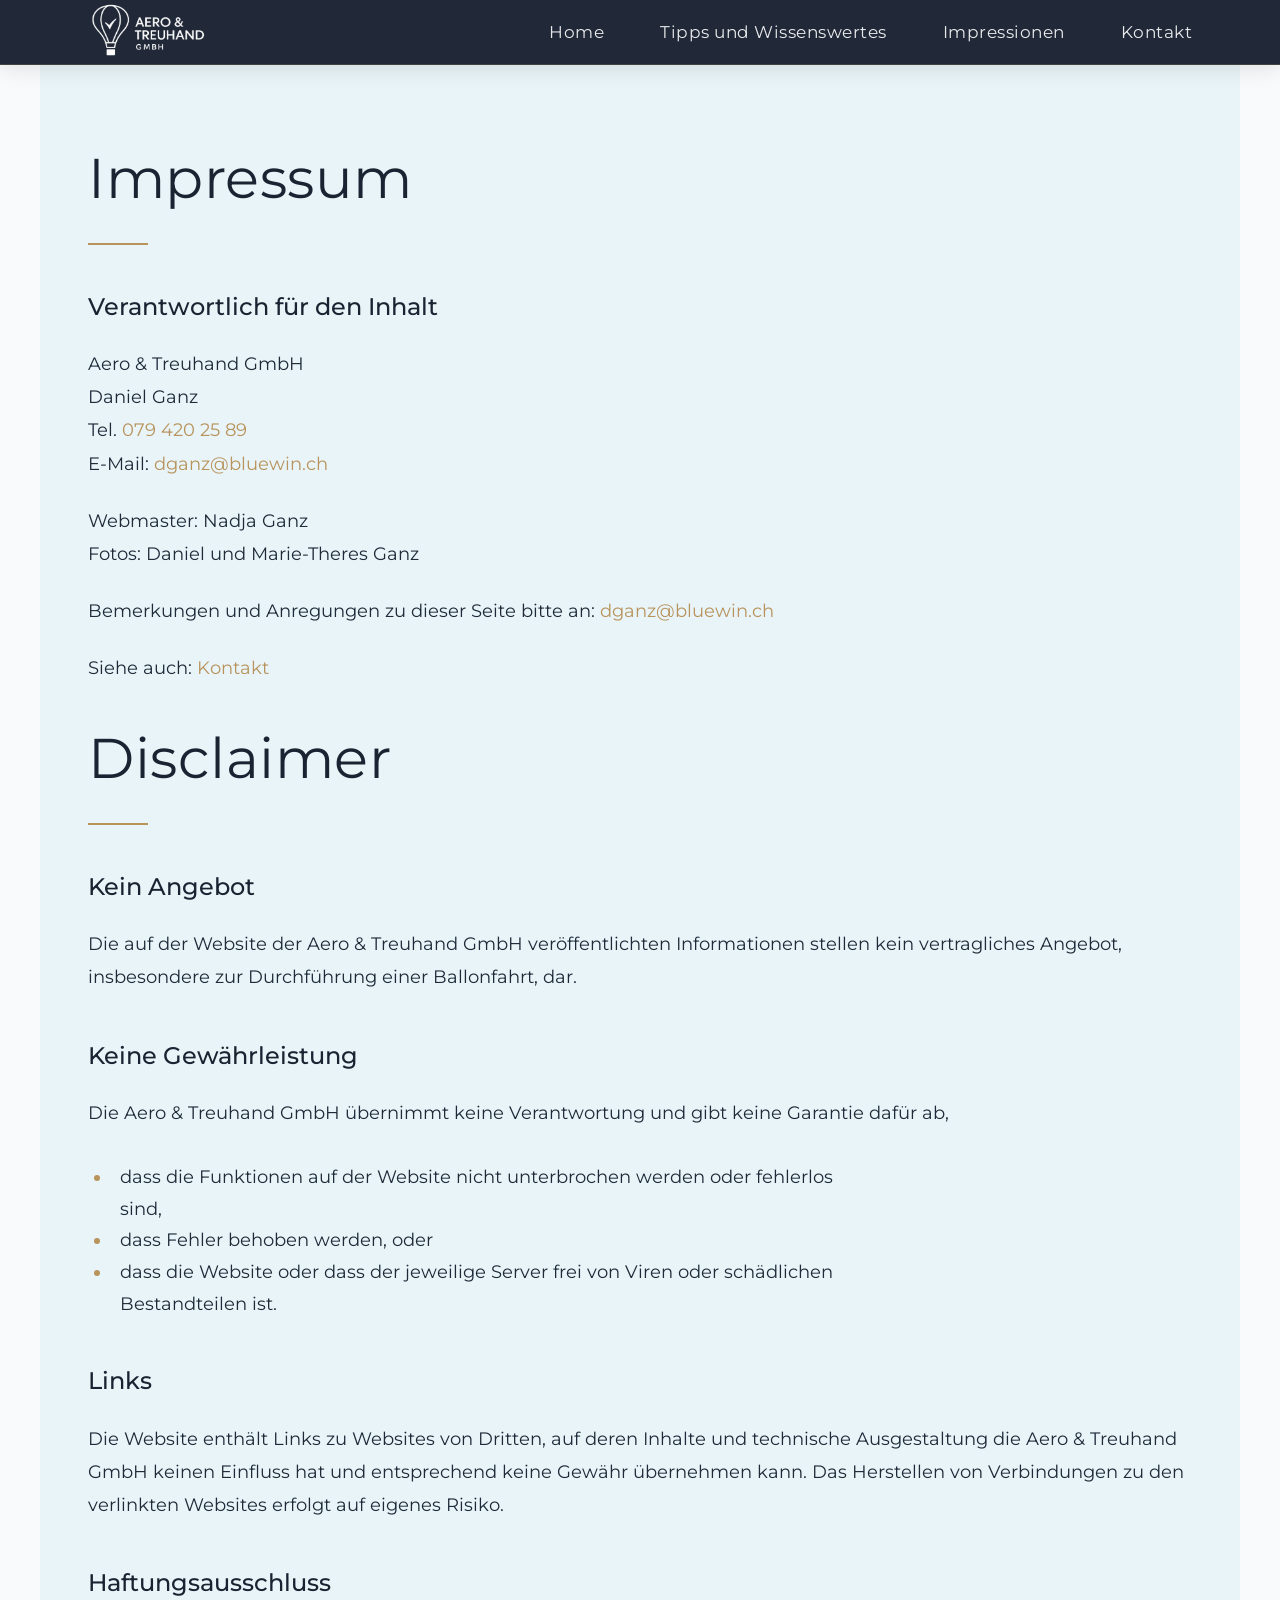
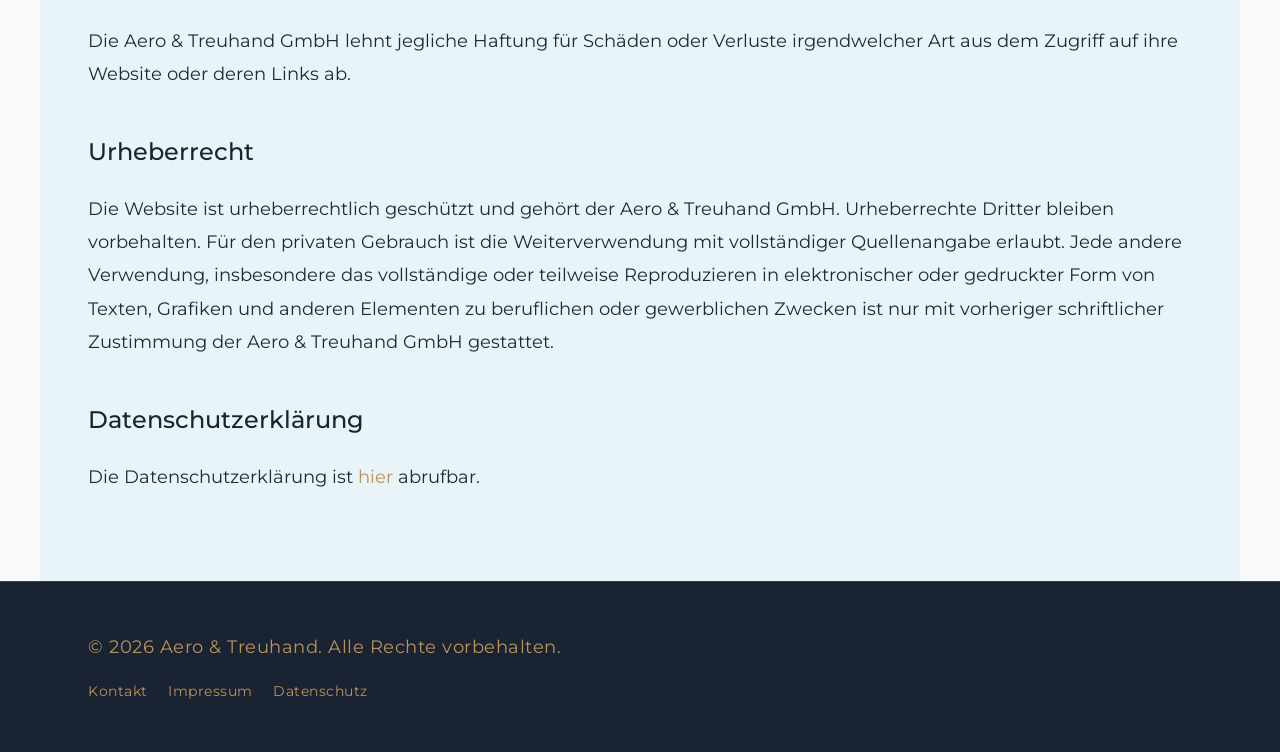
<file: public/pages/impressum.html>
<!DOCTYPE html>
<html lang="de">
<head>
    <meta charset="UTF-8">
    <meta name="viewport" content="width=device-width, initial-scale=1.0">
    <meta name="description" content="Impressum und rechtliche Informationen von Aero & Treuhand.">
    <meta property="og:title" content="Impressum - Aero & Treuhand">
    <meta property="og:description" content="Impressum und rechtliche Informationen von Aero & Treuhand.">
    <meta property="og:type" content="website">
    <meta property="og:locale" content="de_CH">
    <title>Impressum - Aero & Treuhand</title>
    <link rel="icon" type="image/png" href="../favicon-light.png" media="(prefers-color-scheme: light)">
    <link rel="icon" type="image/png" href="../favicon-dark.png" media="(prefers-color-scheme: dark)">
    <link rel="preconnect" href="https://fonts.googleapis.com">
    <link rel="preconnect" href="https://fonts.gstatic.com" crossorigin>
    <link href="https://fonts.googleapis.com/css2?family=Montserrat:wght@300;400;500;600&display=swap" rel="stylesheet">
    <link rel="stylesheet" href="../css/style.css">
</head>
<body>
    <a href="#main-content" class="skip-link">Zum Inhalt springen</a>
    <header>
        <nav>
            <h1><a href="../index.html"><img src="../assets/logo_nobg.webp" alt="Aero & Treuhand" class="logo"></a></h1>
            <ul>
                <li><a href="../index.html">Home</a></li>
                <li><a href="ballonfahrten.html">Tipps und Wissenswertes</a></li>
                <li><a href="impressionen.html">Impressionen</a></li>
                <li><a href="kontakt.html">Kontakt</a></li>
            </ul>
        </nav>
    </header>

    <main id="main-content" class="page-impressum">
        <h2>Impressum</h2>

        <h3>Verantwortlich für den Inhalt</h3>
        <p>
            Aero & Treuhand GmbH<br>
            Daniel Ganz<br>
            Tel. <a href="tel:+41794202589">079 420 25 89</a><br>
            E-Mail: <a href="mailto:dganz@bluewin.ch">dganz@bluewin.ch</a>
        </p>

        <p>
            Webmaster: Nadja Ganz<br>
            Fotos: Daniel und Marie-Theres Ganz
        </p>

        <p>Bemerkungen und Anregungen zu dieser Seite bitte an: <a href="mailto:dganz@bluewin.ch">dganz@bluewin.ch</a></p>
        <p>Siehe auch: <a href="kontakt.html">Kontakt</a></p>

        <h2>Disclaimer</h2>

        <h3>Kein Angebot</h3>
        <p>Die auf der Website der Aero & Treuhand GmbH veröffentlichten Informationen stellen kein vertragliches Angebot, insbesondere zur Durchführung einer Ballonfahrt, dar.</p>

        <h3>Keine Gewährleistung</h3>
        <p>Die Aero & Treuhand GmbH übernimmt keine Verantwortung und gibt keine Garantie dafür ab,</p>
        <ul>
            <li>dass die Funktionen auf der Website nicht unterbrochen werden oder fehlerlos sind,</li>
            <li>dass Fehler behoben werden, oder</li>
            <li>dass die Website oder dass der jeweilige Server frei von Viren oder schädlichen Bestandteilen ist.</li>
        </ul>

        <h3>Links</h3>
        <p>Die Website enthält Links zu Websites von Dritten, auf deren Inhalte und technische Ausgestaltung die Aero & Treuhand GmbH keinen Einfluss hat und entsprechend keine Gewähr übernehmen kann. Das Herstellen von Verbindungen zu den verlinkten Websites erfolgt auf eigenes Risiko.</p>

        <h3>Haftungsausschluss</h3>
        <p>Die Aero & Treuhand GmbH lehnt jegliche Haftung für Schäden oder Verluste irgendwelcher Art aus dem Zugriff auf ihre Website oder deren Links ab.</p>

        <h3>Urheberrecht</h3>
        <p>Die Website ist urheberrechtlich geschützt und gehört der Aero & Treuhand GmbH. Urheberrechte Dritter bleiben vorbehalten. Für den privaten Gebrauch ist die Weiterverwendung mit vollständiger Quellenangabe erlaubt. Jede andere Verwendung, insbesondere das vollständige oder teilweise Reproduzieren in elektronischer oder gedruckter Form von Texten, Grafiken und anderen Elementen zu beruflichen oder gewerblichen Zwecken ist nur mit vorheriger schriftlicher Zustimmung der Aero & Treuhand GmbH gestattet.</p>

        <h3>Datenschutzerklärung</h3>
        <p>Die Datenschutzerklärung ist <a href="datenschutz.html">hier</a> abrufbar.</p>
    </main>

    <footer>
        <p class="footer-copyright">&copy; 2026 Aero & Treuhand. Alle Rechte vorbehalten.</p>
        <p class="footer-links">
            <a href="kontakt.html">Kontakt</a>
            <a href="impressum.html">Impressum</a>
            <a href="datenschutz.html">Datenschutz</a>
        </p>
    </footer>
    
    <script src="../js/main.js"></script>
</body>
</html>
</file>
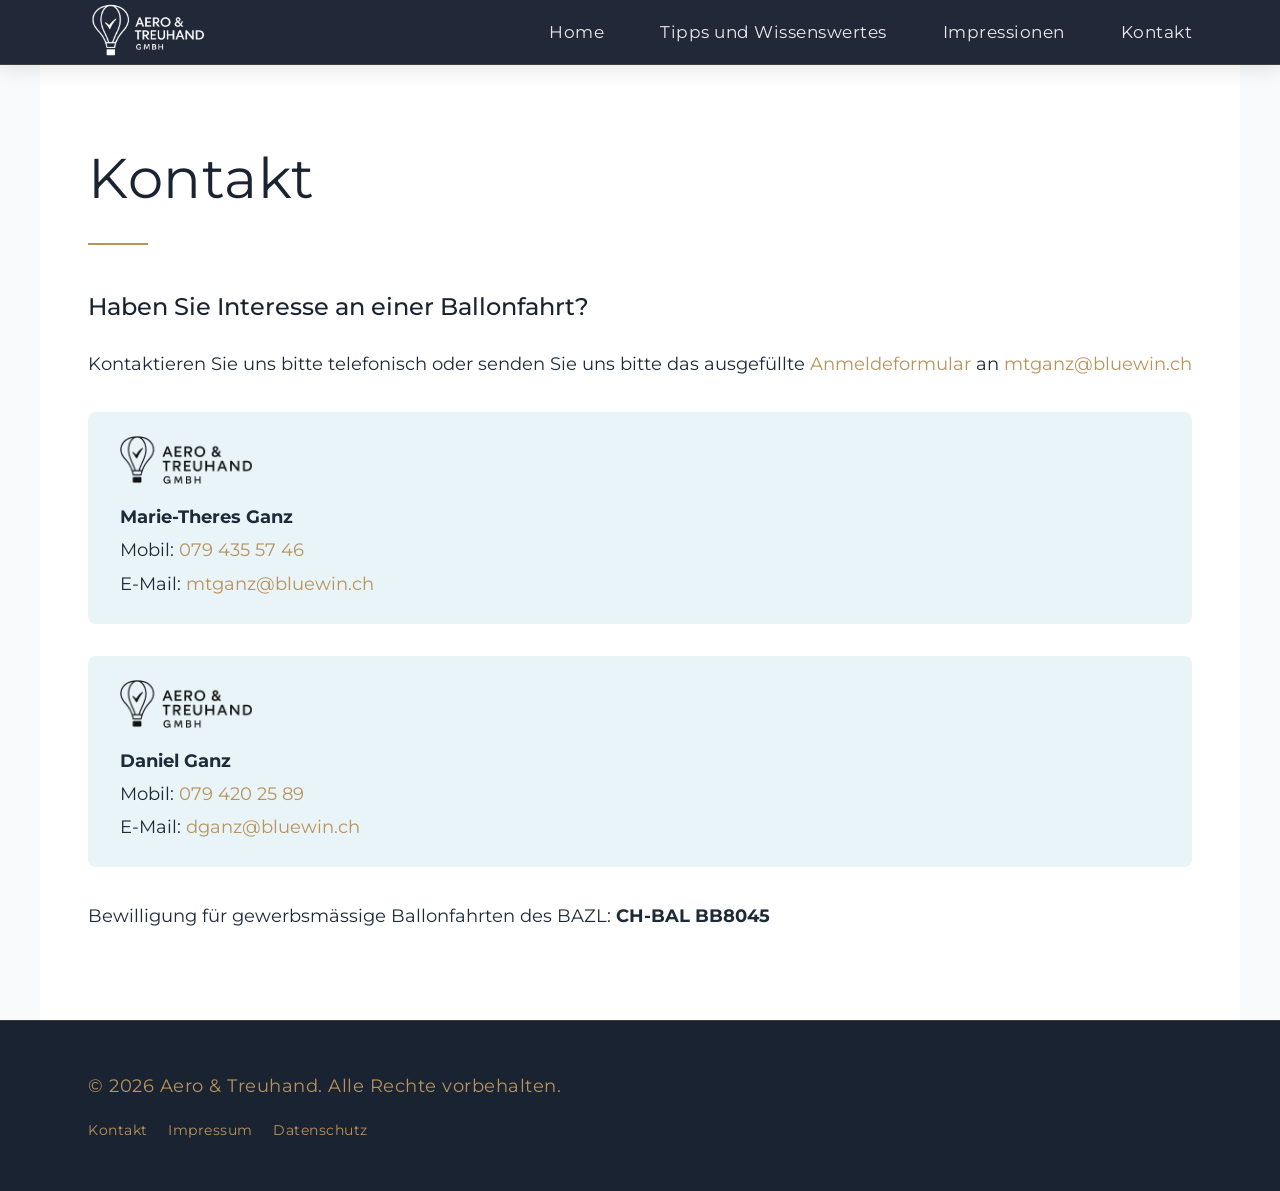
<file: public/pages/kontakt.html>
<!DOCTYPE html>
<html lang="de">
<head>
    <meta charset="UTF-8">
    <meta name="viewport" content="width=device-width, initial-scale=1.0">
    <meta name="description" content="Kontakt für Heissluftballon Ballonfahrten im Kanton Schwyz. Aero & Treuhand GmbH – Start ab Rothenthurm nahe Sattel-Hochstuckli.">
    <meta property="og:title" content="Kontakt Ballonfahrten Schwyz | Aero & Treuhand">
    <meta property="og:description" content="Kontakt für Heissluftballon Ballonfahrten im Kanton Schwyz.">
    <meta property="og:type" content="website">
    <meta property="og:locale" content="de_CH">
    <title>Kontakt Ballonfahrten Schwyz | Aero & Treuhand</title>
    <link rel="icon" type="image/png" href="../favicon-light.png" media="(prefers-color-scheme: light)">
    <link rel="icon" type="image/png" href="../favicon-dark.png" media="(prefers-color-scheme: dark)">
    <link rel="preconnect" href="https://fonts.googleapis.com">
    <link rel="preconnect" href="https://fonts.gstatic.com" crossorigin>
    <link href="https://fonts.googleapis.com/css2?family=Montserrat:wght@300;400;500;600&display=swap" rel="stylesheet">
    <link rel="stylesheet" href="../css/style.css">
</head>
<body>
    <a href="#main-content" class="skip-link">Zum Inhalt springen</a>
    <header>
        <nav>
            <h1><a href="../index.html"><img src="../assets/logo_nobg.webp" alt="Aero & Treuhand" class="logo"></a></h1>
            <ul>
                <li><a href="../index.html">Home</a></li>
                <li><a href="ballonfahrten.html">Tipps und Wissenswertes</a></li>
                <li><a href="impressionen.html">Impressionen</a></li>
                <li><a href="kontakt.html">Kontakt</a></li>
            </ul>
        </nav>
    </header>

    <main id="main-content" class="page-kontakt">
        <h2>Kontakt</h2>

        <h3>Haben Sie Interesse an einer Ballonfahrt?</h3>
        <p>Kontaktieren Sie uns bitte telefonisch oder senden Sie uns bitte das ausgefüllte <a href="../assets/BHB ANH 614 Anmeldeformular_für_Heissluftballonpassagiere.doc" download>Anmeldeformular</a> an <a href="mailto:mtganz@bluewin.ch">mtganz@bluewin.ch</a></p>

        <div class="contact-card">
            <img src="../assets/logo_black.webp" alt="Aero & Treuhand" class="logo-small">
            <p>
                <strong>Marie-Theres Ganz</strong><br>
                Mobil: <a href="tel:+41794355746">079 435 57 46</a><br>
                E-Mail: <a href="mailto:mtganz@bluewin.ch">mtganz@bluewin.ch</a>
            </p>
        </div>

        <div class="contact-card">
            <img src="../assets/logo_black.webp" alt="Aero & Treuhand" class="logo-small">
            <p>
                <strong>Daniel Ganz</strong><br>
                Mobil: <a href="tel:+41794202589">079 420 25 89</a><br>
                E-Mail: <a href="mailto:dganz@bluewin.ch">dganz@bluewin.ch</a>
            </p>
        </div>

        <p>Bewilligung für gewerbsmässige Ballonfahrten des BAZL: <strong>CH-BAL BB8045</strong></p>
    </main>

    <footer>
        <p class="footer-copyright">&copy; 2026 Aero & Treuhand. Alle Rechte vorbehalten.</p>
        <p class="footer-links">
            <a href="kontakt.html">Kontakt</a>
            <a href="impressum.html">Impressum</a>
            <a href="datenschutz.html">Datenschutz</a>
        </p>
    </footer>
    
    <script src="../js/main.js"></script>
</body>
</html>
</file>
<file: css/style.css>
:root {
    --color-sky: #E8F4F8;
    --color-cloud: #F8FAFB;
    --color-slate: #1A2332;
    --color-storm: #2D3E50;
    --color-gold: #B8935C;
    --color-text: #1E2A38;
    --color-text-light: #3A4A5C;
}

* {
    margin: 0;
    padding: 0;
    box-sizing: border-box;
}

html {
    scroll-behavior: smooth;
    overflow-x: hidden;
}

body {
    font-family: 'Montserrat', sans-serif;
    line-height: 1.8;
    color: var(--color-text);
    background: var(--color-cloud);
    font-size: 18px;
    overflow-x: hidden;
}

/* Skip to content link */
.skip-link {
    position: absolute;
    top: -100px;
    left: 0;
    padding: 0.5rem 1rem;
    background: var(--color-slate);
    color: white;
    z-index: 200;
    transition: top 0.3s ease;
}

.skip-link:focus {
    top: 0;
    color: white;
}

/* Header & Navigation */
header {
    background: rgba(26, 35, 50, 0.97);
    backdrop-filter: blur(10px);
    color: white;
    padding: 1rem 0;
    position: fixed;
    width: 100%;
    top: 0;
    z-index: 100;
    border-bottom: 1px solid rgba(201, 169, 97, 0.2);
    box-shadow: 0 4px 20px rgba(0, 0, 0, 0.1);
}

nav {
    max-width: 1200px;
    margin: 0 auto;
    display: flex;
    justify-content: space-between;
    align-items: center;
    padding: 0 3rem;
}

nav h1 {
    font-family: 'Montserrat', sans-serif;
    font-size: 1.8rem;
    font-weight: 300;
    letter-spacing: 1px;
    opacity: 0;
    animation: fadeInDown 0.8s ease forwards;
}

nav h1 {
    display: flex;
    align-items: center;
    margin: -1rem 0;
}

nav h1 a {
    color: white;
    text-decoration: none;
    display: flex;
    align-items: center;
}

nav h1 a .logo {
    height: 4rem;
    width: auto;
}

.logo-small {
    height: 3rem;
    width: auto;
    display: block;
    margin: 0 0 1rem 0;
}

.contact-card {
    background: var(--color-sky);
    padding: 1.5rem 2rem;
    border-radius: 8px;
    margin: 2rem 0;
}

.contact-card p {
    margin-bottom: 0;
}

nav ul {
    list-style: none;
    display: flex;
    gap: 3rem;
    margin: 0 0 0 1.5rem;
}

nav li {
    opacity: 0;
    animation: fadeInDown 0.8s ease forwards;
}

nav li:nth-child(1) { animation-delay: 0.1s; }
nav li:nth-child(2) { animation-delay: 0.2s; }
nav li:nth-child(3) { animation-delay: 0.3s; }
nav li:nth-child(4) { animation-delay: 0.4s; }
nav li:nth-child(5) { animation-delay: 0.5s; }

nav a {
    color: rgba(255, 255, 255, 0.9);
    text-decoration: none;
    font-weight: 400;
    font-size: 1.05rem;
    letter-spacing: 0.5px;
    position: relative;
    transition: color 0.3s ease;
}

nav a::after {
    content: '';
    position: absolute;
    bottom: -5px;
    left: 0;
    width: 0;
    height: 1px;
    background: var(--color-gold);
    transition: width 0.3s ease;
}

nav a:hover {
    color: var(--color-gold);
}

nav a:hover::after {
    width: 100%;
}

/* Main Content */
main {
    padding: 8rem 3rem 4rem;
    max-width: 1200px;
    margin: 0 auto;
    min-height: calc(100vh - 150px);
}

/* Hero Section */
.hero-section {
    position: relative;
    margin: -4rem -3rem 0.5rem -3rem;
    overflow: hidden;
    box-shadow: 0 4px 20px rgba(0, 0, 0, 0.1);
    min-height: 280px;
    display: flex;
    align-items: center;
    justify-content: center;
}

.hero-background {
    position: absolute;
    top: 0;
    left: 0;
    width: 100%;
    height: 100%;
    object-fit: cover;
    z-index: 1;
}

.hero-section::after {
    content: '';
    position: absolute;
    top: 0;
    left: 0;
    width: 100%;
    height: 100%;
    background: rgba(26, 35, 50, 0.4);
    z-index: 2;
    pointer-events: none;
}

.hero-content {
    position: relative;
    z-index: 3;
    text-align: center;
    padding: 3rem;
    color: white;
}

.hero-content h2 {
    color: white;
    margin-bottom: 1.5rem;
    text-shadow: 2px 2px 8px rgba(0, 0, 0, 0.5);
}

.hero-content h2::after {
    display: none;
}

.hero-content p {
    color: white;
    font-size: 1.3rem;
    font-weight: 400;
    text-shadow: 1px 1px 6px rgba(0, 0, 0, 0.5);
    margin: 0 auto;
}


/* Typography */
h2 {
    font-family: 'Montserrat', sans-serif;
    color: var(--color-slate);
    margin-bottom: 2.5rem;
    font-size: 3.5rem;
    font-weight: 400;
    letter-spacing: 0.5px;
    position: relative;
    padding-bottom: 1rem;
}

h2::after {
    content: '';
    position: absolute;
    bottom: 0;
    left: 0;
    width: 60px;
    height: 2px;
    background: var(--color-gold);
}

h3 {
    font-family: 'Montserrat', sans-serif;
    color: var(--color-slate);
    margin: 2.5rem 0 1.2rem 0;
    font-size: 1.5rem;
    font-weight: 500;
}

p {
    margin-bottom: 1.5rem;
    font-weight: 400;
    font-size: 1.15rem;
    color: var(--color-text);
}

ul {
    margin: 2rem 0 2rem 1.5rem;
    max-width: 750px;
}

li {
    font-weight: 400;
    font-size: 1.1rem;
    color: var(--color-text);
    padding-left: 0.5rem;
}

li::marker {
    color: var(--color-gold);
}

a {
    color: var(--color-gold);
    text-decoration: none;
    transition: color 0.3s ease;
}

a:hover {
    color: var(--color-storm);
}

/* Page Backgrounds */
.page-home {
    background: linear-gradient(135deg, var(--color-sky) 0%, var(--color-cloud) 100%);
    position: relative;
    overflow: hidden;
    min-height: 100vh;
    display: flex;
    flex-direction: column;
    justify-content: center;
    opacity: 0;
    animation: fadeIn 1s ease forwards;
}

.page-home::before {
    content: '';
    position: absolute;
    top: -50%;
    right: -20%;
    width: 600px;
    height: 600px;
    background: radial-gradient(circle, rgba(201, 169, 97, 0.1) 0%, transparent 70%);
    border-radius: 50%;
    animation: float 20s ease-in-out infinite;
    pointer-events: none;
}

.page-ballonfahrten {
    background: white;
    position: relative;
    overflow: hidden;
}

.page-ballonfahrten::before {
    content: '';
    position: absolute;
    top: 10%;
    left: -10%;
    width: 400px;
    height: 400px;
    background: radial-gradient(circle, rgba(232, 244, 248, 0.5) 0%, transparent 70%);
    border-radius: 50%;
    pointer-events: none;
}

.page-treuhand {
    background: var(--color-sky);
    position: relative;
    overflow: hidden;
}

.page-treuhand::before {
    content: '';
    position: absolute;
    bottom: -20%;
    right: -10%;
    width: 500px;
    height: 500px;
    background: radial-gradient(circle, rgba(255, 255, 255, 0.5) 0%, transparent 70%);
    border-radius: 50%;
    pointer-events: none;
}

.page-kontakt {
    background: white;
}

.page-impressum {
    background: var(--color-sky);
}

.page-datenschutz {
    background: white;
}

.page-impressionen {
    background: var(--color-sky);
    position: relative;
    overflow: hidden;
}

/* Gallery */
.gallery {
    display: grid;
    grid-template-columns: repeat(auto-fill, minmax(300px, 1fr));
    gap: 1.5rem;
    margin-top: 2rem;
}

.gallery-item {
    margin: 0;
    overflow: hidden;
    border-radius: 8px;
    box-shadow: 0 4px 15px rgba(0, 0, 0, 0.1);
    background: white;
    transition: transform 0.3s ease, box-shadow 0.3s ease;
}

.gallery-item:hover {
    transform: translateY(-4px);
    box-shadow: 0 8px 25px rgba(0, 0, 0, 0.15);
}

.gallery-item img {
    width: 100%;
    height: 220px;
    object-fit: cover;
    display: block;
}

.gallery-item figcaption {
    padding: 0.75rem 1rem;
    font-size: 0.95rem;
    color: var(--color-text);
    background: white;
}

@media (max-width: 768px) {
    .gallery {
        grid-template-columns: repeat(auto-fill, minmax(250px, 1fr));
        gap: 1rem;
    }

    .gallery-item img {
        height: 180px;
    }
}

@media (max-width: 480px) {
    .gallery {
        grid-template-columns: 1fr;
    }

    .gallery-item img {
        height: 200px;
    }
}

/* Lightbox */
.lightbox {
    display: none;
    position: fixed;
    top: 0;
    left: 0;
    width: 100%;
    height: 100%;
    background: rgba(0, 0, 0, 0.9);
    z-index: 1000;
    cursor: pointer;
    opacity: 0;
    transition: opacity 0.3s ease;
}

.lightbox.active {
    display: flex;
    align-items: center;
    justify-content: center;
}

.lightbox.visible {
    opacity: 1;
}

.lightbox img {
    max-width: 90%;
    max-height: 90%;
    object-fit: contain;
    border-radius: 4px;
    box-shadow: 0 4px 30px rgba(0, 0, 0, 0.5);
}

.lightbox-close {
    position: absolute;
    top: 1.5rem;
    right: 1.5rem;
    color: white;
    font-size: 2rem;
    font-weight: 300;
    cursor: pointer;
    width: 3rem;
    height: 3rem;
    display: flex;
    align-items: center;
    justify-content: center;
    border-radius: 50%;
    transition: background 0.3s ease;
}

.lightbox-close:hover {
    background: rgba(255, 255, 255, 0.1);
}

.gallery-item img {
    cursor: pointer;
}

@media (prefers-reduced-motion: reduce) {
    .lightbox {
        transition: none;
    }
}

/* Balloon images */
.balloon-row {
    display: flex;
    flex-direction: row;
    gap: 2rem;
    margin-bottom: 1.5rem;
}

.balloon-item {
    display: flex;
    flex-direction: row;
    align-items: center;
    gap: 1.5rem;
}

.balloon-item p {
    margin-bottom: 0;
    flex: 1;
}

.balloon-image {
    width: 100%;
    max-width: 200px;
    height: auto;
    border-radius: 8px;
    box-shadow: 0 4px 15px rgba(0, 0, 0, 0.1);
    transition: box-shadow 0.3s ease;
}

.balloon-image:hover {
    box-shadow: 0 8px 25px rgba(0, 0, 0, 0.15);
}

@media (max-width: 768px) {
    .balloon-row {
        flex-direction: column;
    }

    .balloon-item {
        flex-direction: column;
        align-items: flex-start;
    }
}

/* Footer */
footer {
    background: var(--color-slate);
    color: rgba(255, 255, 255, 0.7);
    padding: 3rem 0;
    font-size: 0.9rem;
    font-weight: 300;
    letter-spacing: 0.5px;
    border-top: 1px solid rgba(201, 169, 97, 0.2);
}

footer p {
    margin: 0 auto;
    padding: 0 3rem;
    max-width: 1200px;
}

footer a {
    color: var(--color-gold);
}

footer .footer-copyright {
    color: var(--color-gold);
    margin-bottom: 1rem;
}

footer .footer-links {
    font-size: 0.85rem;
}

footer .footer-links a {
    margin-right: 1rem;
}

/* Animations */
@keyframes fadeIn {
    from {
        opacity: 0;
        transform: translateY(20px);
    }
    to {
        opacity: 1;
        transform: translateY(0);
    }
}

@keyframes fadeInDown {
    from {
        opacity: 0;
        transform: translateY(-10px);
    }
    to {
        opacity: 1;
        transform: translateY(0);
    }
}

@keyframes float {
    0%, 100% {
        transform: translate(0, 0) scale(1);
    }
    50% {
        transform: translate(50px, 50px) scale(1.1);
    }
}

/* Team section */
.team-section {
    display: grid;
    grid-template-columns: 1fr 280px;
    grid-template-rows: auto auto;
    gap: 1.5rem 2rem;
    margin: 1.5rem 0 2rem 0;
}

.team-text-top {
    grid-column: 1;
    grid-row: 1;
}

.team-text-bottom {
    grid-column: 1;
    grid-row: 2;
}

.team-photos {
    display: flex;
    flex-direction: column;
    gap: 1rem;
    grid-column: 2;
    grid-row: 1 / 3;
}

.team-photos img {
    width: 100%;
    height: 200px;
    object-fit: cover;
    border-radius: 8px;
    box-shadow: 0 4px 15px rgba(0, 0, 0, 0.1);
    transition: transform 0.3s ease, box-shadow 0.3s ease;
}

.team-photos img:hover {
    transform: translateY(-4px);
    box-shadow: 0 8px 25px rgba(0, 0, 0, 0.15);
}

/* Button styles */
.btn {
    display: inline-block;
    padding: 1rem 2rem;
    color: white;
    text-decoration: none;
    border-radius: 4px;
    transition: all 0.3s ease;
    text-align: center;
}

.btn:hover {
    color: white;
    transform: translateY(-2px);
    box-shadow: 0 4px 12px rgba(0, 0, 0, 0.15);
}

.btn-gold {
    background: var(--color-gold);
}

.btn-dark {
    background: var(--color-storm);
}

.btn-group {
    margin-top: 1.5rem;
    display: flex;
    gap: 2rem;
    flex-wrap: wrap;
}

/* Responsive Design */
@media (max-width: 768px) {
    body {
        font-size: 17px;
    }

    header {
        padding: 1rem 0;
    }

    nav {
        padding: 0 1.5rem;
        flex-direction: column;
        gap: 0.75rem;
    }

    nav h1 {
        font-size: 1.5rem;
        margin: -0.5rem 0;
    }

    nav h1 a .logo {
        height: 3rem;
    }

    nav ul {
        gap: 1rem;
        flex-wrap: wrap;
        justify-content: center;
        margin: 0;
    }

    nav a {
        font-size: 0.95rem;
    }

    main {
        padding: 11rem 1.5rem 4rem;
        min-height: auto;
    }

    .hero-section {
        margin: -4rem -1.5rem 0.5rem -1.5rem;
        min-height: 220px;
    }

    .hero-content {
        padding: 2rem;
    }

    .hero-content h2 {
        font-size: 2rem;
    }

    .hero-content p {
        font-size: 1.1rem;
    }

    h2 {
        font-size: 2.2rem;
    }

    h3 {
        font-size: 1.3rem;
    }

    p {
        font-size: 1.05rem;
    }

    footer {
        padding: 2rem 0;
    }

    footer p {
        padding: 0 1.5rem;
    }

    .btn-group {
        flex-direction: column;
        gap: 1rem;
    }

    .btn {
        width: 100%;
    }

    .team-section {
        grid-template-columns: 1fr;
        grid-template-rows: auto;
    }

    .team-text-top,
    .team-text-bottom,
    .team-photos {
        grid-column: 1;
        grid-row: auto;
    }

    .team-photos {
        flex-direction: row;
        overflow-x: auto;
        scroll-snap-type: x mandatory;
        -webkit-overflow-scrolling: touch;
    }

    .team-photos img {
        flex: 0 0 75%;
        height: 180px;
        scroll-snap-align: center;
    }
}

/* Extra small devices */
@media (max-width: 480px) {
    nav {
        padding: 0 1rem;
    }

    nav h1 {
        font-size: 1.3rem;
    }

    nav ul {
        gap: 0.75rem;
    }

    nav a {
        font-size: 0.85rem;
    }

    main {
        padding: 10.5rem 1rem 3rem;
    }

    .hero-section {
        margin: -3rem -1rem 0.5rem -1rem;
        min-height: 180px;
    }

    .hero-content {
        padding: 1.5rem;
    }

    .hero-content h2 {
        font-size: 1.6rem;
    }

    .hero-content p {
        font-size: 1rem;
    }

    h2 {
        font-size: 1.8rem;
    }

    h3 {
        font-size: 1.2rem;
    }

    p, li {
        font-size: 1rem;
    }

    footer p {
        padding: 0 1rem;
        font-size: 0.85rem;
    }
}

/* Expandable sections */
details {
    margin: 1rem 0;
    border: 1px solid rgba(184, 147, 92, 0.3);
    border-radius: 8px;
    background: var(--color-cloud);
    overflow: hidden;
}

details[open] {
    background: white;
}

details summary {
    font-family: 'Montserrat', sans-serif;
    color: var(--color-slate);
    font-size: 1.15rem;
    font-weight: 500;
    padding: 1rem 1.5rem;
    cursor: pointer;
    list-style: none;
    display: flex;
    justify-content: space-between;
    align-items: center;
    transition: background 0.3s ease;
}

details summary::-webkit-details-marker {
    display: none;
}

details summary::after {
    content: '+';
    font-size: 1.2rem;
    font-weight: 300;
    color: var(--color-gold);
    transition: transform 0.3s ease;
}

details[open] summary::after {
    content: '-';
}

details summary:hover {
    background: rgba(184, 147, 92, 0.1);
}

details > p {
    padding: 0 1.5rem;
    margin: 0;
    padding-bottom: 1rem;
}

details > p:first-of-type {
    padding-top: 0.5rem;
}

details > p:last-of-type {
    padding-bottom: 1.5rem;
}

@media (max-width: 768px) {
    details summary {
        font-size: 1.1rem;
        padding: 0.9rem 1.2rem;
    }

    details > p {
        padding: 0 1.2rem;
    }

    details > p:last-of-type {
        padding-bottom: 1.2rem;
    }
}

@media (max-width: 480px) {
    details summary {
        font-size: 1rem;
        padding: 0.8rem 1rem;
    }

    details > p {
        padding: 0 1rem;
    }

    details > p:last-of-type {
        padding-bottom: 1rem;
    }
}

/* Focus styles for keyboard navigation */
a:focus-visible,
.btn:focus-visible {
    outline: 2px solid var(--color-gold);
    outline-offset: 2px;
}

nav a:focus-visible {
    outline-color: white;
}

details summary:focus-visible {
    outline: 2px solid var(--color-gold);
    outline-offset: -2px;
}

/* Reduced motion preference */
@media (prefers-reduced-motion: reduce) {
    *,
    *::before,
    *::after {
        animation-duration: 0.01ms !important;
        animation-iteration-count: 1 !important;
        transition-duration: 0.01ms !important;
    }

    html {
        scroll-behavior: auto;
    }
}
</file>
<file: public/css/style.css>
:root {
    --color-sky: #E8F4F8;
    --color-cloud: #F8FAFB;
    --color-slate: #1A2332;
    --color-storm: #2D3E50;
    --color-gold: #B8935C;
    --color-text: #1E2A38;
    --color-text-light: #3A4A5C;
}

* {
    margin: 0;
    padding: 0;
    box-sizing: border-box;
}

html {
    scroll-behavior: smooth;
    overflow-x: hidden;
}

body {
    font-family: 'Montserrat', sans-serif;
    line-height: 1.8;
    color: var(--color-text);
    background: var(--color-cloud);
    font-size: 18px;
    overflow-x: hidden;
}

/* Skip to content link */
.skip-link {
    position: absolute;
    top: -100px;
    left: 0;
    padding: 0.5rem 1rem;
    background: var(--color-slate);
    color: white;
    z-index: 200;
    transition: top 0.3s ease;
}

.skip-link:focus {
    top: 0;
    color: white;
}

/* Header & Navigation */
header {
    background: rgba(26, 35, 50, 0.97);
    backdrop-filter: blur(10px);
    color: white;
    padding: 1rem 0;
    position: fixed;
    width: 100%;
    top: 0;
    z-index: 100;
    border-bottom: 1px solid rgba(201, 169, 97, 0.2);
    box-shadow: 0 4px 20px rgba(0, 0, 0, 0.1);
}

nav {
    max-width: 1200px;
    margin: 0 auto;
    display: flex;
    justify-content: space-between;
    align-items: center;
    padding: 0 3rem;
}

nav h1 {
    font-family: 'Montserrat', sans-serif;
    font-size: 1.8rem;
    font-weight: 300;
    letter-spacing: 1px;
    opacity: 0;
    animation: fadeInDown 0.8s ease forwards;
}

nav h1 {
    display: flex;
    align-items: center;
    margin: -1rem 0;
}

nav h1 a {
    color: white;
    text-decoration: none;
    display: flex;
    align-items: center;
}

nav h1 a .logo {
    height: 4rem;
    width: auto;
}

.logo-small {
    height: 3rem;
    width: auto;
    display: block;
    margin: 0 0 1rem 0;
}

.contact-card {
    background: var(--color-sky);
    padding: 1.5rem 2rem;
    border-radius: 8px;
    margin: 2rem 0;
}

.contact-card p {
    margin-bottom: 0;
}

nav ul {
    list-style: none;
    display: flex;
    gap: 3rem;
    margin: 0 0 0 1.5rem;
}

nav li {
    opacity: 0;
    animation: fadeInDown 0.8s ease forwards;
}

nav li:nth-child(1) { animation-delay: 0.1s; }
nav li:nth-child(2) { animation-delay: 0.2s; }
nav li:nth-child(3) { animation-delay: 0.3s; }
nav li:nth-child(4) { animation-delay: 0.4s; }
nav li:nth-child(5) { animation-delay: 0.5s; }

nav a {
    color: rgba(255, 255, 255, 0.9);
    text-decoration: none;
    font-weight: 400;
    font-size: 1.05rem;
    letter-spacing: 0.5px;
    position: relative;
    transition: color 0.3s ease;
}

nav a::after {
    content: '';
    position: absolute;
    bottom: -5px;
    left: 0;
    width: 0;
    height: 1px;
    background: var(--color-gold);
    transition: width 0.3s ease;
}

nav a:hover {
    color: var(--color-gold);
}

nav a:hover::after {
    width: 100%;
}

/* Main Content */
main {
    padding: 8rem 3rem 4rem;
    max-width: 1200px;
    margin: 0 auto;
    min-height: calc(100vh - 150px);
}

/* Hero Section */
.hero-section {
    position: relative;
    margin: -4rem -3rem 0.5rem -3rem;
    overflow: hidden;
    box-shadow: 0 4px 20px rgba(0, 0, 0, 0.1);
    min-height: 280px;
    display: flex;
    align-items: center;
    justify-content: center;
}

.hero-background {
    position: absolute;
    top: 0;
    left: 0;
    width: 100%;
    height: 100%;
    object-fit: cover;
    z-index: 1;
}

.hero-section::after {
    content: '';
    position: absolute;
    top: 0;
    left: 0;
    width: 100%;
    height: 100%;
    background: rgba(26, 35, 50, 0.4);
    z-index: 2;
    pointer-events: none;
}

.hero-content {
    position: relative;
    z-index: 3;
    text-align: center;
    padding: 3rem;
    color: white;
}

.hero-content h2 {
    color: white;
    margin-bottom: 1.5rem;
    text-shadow: 2px 2px 8px rgba(0, 0, 0, 0.5);
}

.hero-content h2::after {
    display: none;
}

.hero-content p {
    color: white;
    font-size: 1.3rem;
    font-weight: 400;
    text-shadow: 1px 1px 6px rgba(0, 0, 0, 0.5);
    margin: 0 auto;
}


/* Typography */
h2 {
    font-family: 'Montserrat', sans-serif;
    color: var(--color-slate);
    margin-bottom: 2.5rem;
    font-size: 3.5rem;
    font-weight: 400;
    letter-spacing: 0.5px;
    position: relative;
    padding-bottom: 1rem;
}

h2::after {
    content: '';
    position: absolute;
    bottom: 0;
    left: 0;
    width: 60px;
    height: 2px;
    background: var(--color-gold);
}

h3 {
    font-family: 'Montserrat', sans-serif;
    color: var(--color-slate);
    margin: 2.5rem 0 1.2rem 0;
    font-size: 1.5rem;
    font-weight: 500;
}

p {
    margin-bottom: 1.5rem;
    font-weight: 400;
    font-size: 1.15rem;
    color: var(--color-text);
}

ul {
    margin: 2rem 0 2rem 1.5rem;
    max-width: 750px;
}

li {
    font-weight: 400;
    font-size: 1.1rem;
    color: var(--color-text);
    padding-left: 0.5rem;
}

li::marker {
    color: var(--color-gold);
}

a {
    color: var(--color-gold);
    text-decoration: none;
    transition: color 0.3s ease;
}

a:hover {
    color: var(--color-storm);
}

/* Page Backgrounds */
.page-home {
    background: linear-gradient(135deg, var(--color-sky) 0%, var(--color-cloud) 100%);
    position: relative;
    overflow: hidden;
    min-height: 100vh;
    display: flex;
    flex-direction: column;
    justify-content: center;
    opacity: 0;
    animation: fadeIn 1s ease forwards;
}

.page-home::before {
    content: '';
    position: absolute;
    top: -50%;
    right: -20%;
    width: 600px;
    height: 600px;
    background: radial-gradient(circle, rgba(201, 169, 97, 0.1) 0%, transparent 70%);
    border-radius: 50%;
    animation: float 20s ease-in-out infinite;
    pointer-events: none;
}

.page-ballonfahrten {
    background: white;
    position: relative;
    overflow: hidden;
}

.page-ballonfahrten::before {
    content: '';
    position: absolute;
    top: 10%;
    left: -10%;
    width: 400px;
    height: 400px;
    background: radial-gradient(circle, rgba(232, 244, 248, 0.5) 0%, transparent 70%);
    border-radius: 50%;
    pointer-events: none;
}

.page-treuhand {
    background: var(--color-sky);
    position: relative;
    overflow: hidden;
}

.page-treuhand::before {
    content: '';
    position: absolute;
    bottom: -20%;
    right: -10%;
    width: 500px;
    height: 500px;
    background: radial-gradient(circle, rgba(255, 255, 255, 0.5) 0%, transparent 70%);
    border-radius: 50%;
    pointer-events: none;
}

.page-kontakt {
    background: white;
}

.page-impressum {
    background: var(--color-sky);
}

.page-datenschutz {
    background: white;
}

.page-impressionen {
    background: var(--color-sky);
    position: relative;
    overflow: hidden;
}

/* Gallery */
.gallery {
    display: grid;
    grid-template-columns: repeat(auto-fill, minmax(300px, 1fr));
    gap: 1.5rem;
    margin-top: 2rem;
}

.gallery-item {
    margin: 0;
    overflow: hidden;
    border-radius: 8px;
    box-shadow: 0 4px 15px rgba(0, 0, 0, 0.1);
    background: white;
    transition: transform 0.3s ease, box-shadow 0.3s ease;
}

.gallery-item:hover {
    transform: translateY(-4px);
    box-shadow: 0 8px 25px rgba(0, 0, 0, 0.15);
}

.gallery-item img {
    width: 100%;
    height: 220px;
    object-fit: cover;
    display: block;
}

.gallery-item figcaption {
    padding: 0.75rem 1rem;
    font-size: 0.95rem;
    color: var(--color-text);
    background: white;
}

@media (max-width: 768px) {
    .gallery {
        grid-template-columns: repeat(auto-fill, minmax(250px, 1fr));
        gap: 1rem;
    }

    .gallery-item img {
        height: 180px;
    }
}

@media (max-width: 480px) {
    .gallery {
        grid-template-columns: 1fr;
    }

    .gallery-item img {
        height: 200px;
    }
}

/* Lightbox */
.lightbox {
    display: none;
    position: fixed;
    top: 0;
    left: 0;
    width: 100%;
    height: 100%;
    background: rgba(0, 0, 0, 0.9);
    z-index: 1000;
    cursor: pointer;
    opacity: 0;
    transition: opacity 0.3s ease;
}

.lightbox.active {
    display: flex;
    align-items: center;
    justify-content: center;
}

.lightbox.visible {
    opacity: 1;
}

.lightbox img {
    max-width: 90%;
    max-height: 90%;
    object-fit: contain;
    border-radius: 4px;
    box-shadow: 0 4px 30px rgba(0, 0, 0, 0.5);
}

.lightbox-close {
    position: absolute;
    top: 1.5rem;
    right: 1.5rem;
    color: white;
    font-size: 2rem;
    font-weight: 300;
    cursor: pointer;
    width: 3rem;
    height: 3rem;
    display: flex;
    align-items: center;
    justify-content: center;
    border-radius: 50%;
    transition: background 0.3s ease;
}

.lightbox-close:hover {
    background: rgba(255, 255, 255, 0.1);
}

.gallery-item img {
    cursor: pointer;
}

@media (prefers-reduced-motion: reduce) {
    .lightbox {
        transition: none;
    }
}

/* Balloon images */
.balloon-row {
    display: flex;
    flex-direction: row;
    gap: 2rem;
    margin-bottom: 1.5rem;
}

.balloon-item {
    display: flex;
    flex-direction: row;
    align-items: center;
    gap: 1.5rem;
}

.balloon-item p {
    margin-bottom: 0;
    flex: 1;
}

.balloon-image {
    width: 100%;
    max-width: 200px;
    height: auto;
    border-radius: 8px;
    box-shadow: 0 4px 15px rgba(0, 0, 0, 0.1);
    transition: box-shadow 0.3s ease;
}

.balloon-image:hover {
    box-shadow: 0 8px 25px rgba(0, 0, 0, 0.15);
}

@media (max-width: 768px) {
    .balloon-row {
        flex-direction: column;
    }

    .balloon-item {
        flex-direction: column;
        align-items: flex-start;
    }
}

/* Footer */
footer {
    background: var(--color-slate);
    color: rgba(255, 255, 255, 0.7);
    padding: 3rem 0;
    font-size: 0.9rem;
    font-weight: 300;
    letter-spacing: 0.5px;
    border-top: 1px solid rgba(201, 169, 97, 0.2);
}

footer p {
    margin: 0 auto;
    padding: 0 3rem;
    max-width: 1200px;
}

footer a {
    color: var(--color-gold);
}

footer .footer-copyright {
    color: var(--color-gold);
    margin-bottom: 1rem;
}

footer .footer-links {
    font-size: 0.85rem;
}

footer .footer-links a {
    margin-right: 1rem;
}

/* Animations */
@keyframes fadeIn {
    from {
        opacity: 0;
        transform: translateY(20px);
    }
    to {
        opacity: 1;
        transform: translateY(0);
    }
}

@keyframes fadeInDown {
    from {
        opacity: 0;
        transform: translateY(-10px);
    }
    to {
        opacity: 1;
        transform: translateY(0);
    }
}

@keyframes float {
    0%, 100% {
        transform: translate(0, 0) scale(1);
    }
    50% {
        transform: translate(50px, 50px) scale(1.1);
    }
}

/* Team section */
.team-section {
    display: grid;
    grid-template-columns: 1fr 280px;
    grid-template-rows: auto auto;
    gap: 1.5rem 2rem;
    margin: 1.5rem 0 2rem 0;
}

.team-text-top {
    grid-column: 1;
    grid-row: 1;
}

.team-text-bottom {
    grid-column: 1;
    grid-row: 2;
}

.team-photos {
    display: flex;
    flex-direction: column;
    gap: 1rem;
    grid-column: 2;
    grid-row: 1 / 3;
}

.team-photos img {
    width: 100%;
    height: 200px;
    object-fit: cover;
    border-radius: 8px;
    box-shadow: 0 4px 15px rgba(0, 0, 0, 0.1);
    transition: transform 0.3s ease, box-shadow 0.3s ease;
}

.team-photos img:hover {
    transform: translateY(-4px);
    box-shadow: 0 8px 25px rgba(0, 0, 0, 0.15);
}

/* Button styles */
.btn {
    display: inline-block;
    padding: 1rem 2rem;
    color: white;
    text-decoration: none;
    border-radius: 4px;
    transition: all 0.3s ease;
    text-align: center;
}

.btn:hover {
    color: white;
    transform: translateY(-2px);
    box-shadow: 0 4px 12px rgba(0, 0, 0, 0.15);
}

.btn-gold {
    background: var(--color-gold);
}

.btn-dark {
    background: var(--color-storm);
}

.btn-group {
    margin-top: 1.5rem;
    display: flex;
    gap: 2rem;
    flex-wrap: wrap;
}

/* Responsive Design */
@media (max-width: 768px) {
    body {
        font-size: 17px;
    }

    header {
        padding: 1rem 0;
    }

    nav {
        padding: 0 1.5rem;
        flex-direction: column;
        gap: 0.75rem;
    }

    nav h1 {
        font-size: 1.5rem;
        margin: -0.5rem 0;
    }

    nav h1 a .logo {
        height: 3rem;
    }

    nav ul {
        gap: 1rem;
        flex-wrap: wrap;
        justify-content: center;
        margin: 0;
    }

    nav a {
        font-size: 0.95rem;
    }

    main {
        padding: 11rem 1.5rem 4rem;
        min-height: auto;
    }

    .hero-section {
        margin: -4rem -1.5rem 0.5rem -1.5rem;
        min-height: 220px;
    }

    .hero-content {
        padding: 2rem;
    }

    .hero-content h2 {
        font-size: 2rem;
    }

    .hero-content p {
        font-size: 1.1rem;
    }

    h2 {
        font-size: 2.2rem;
    }

    h3 {
        font-size: 1.3rem;
    }

    p {
        font-size: 1.05rem;
    }

    footer {
        padding: 2rem 0;
    }

    footer p {
        padding: 0 1.5rem;
    }

    .btn-group {
        flex-direction: column;
        gap: 1rem;
    }

    .btn {
        width: 100%;
    }

    .team-section {
        grid-template-columns: 1fr;
        grid-template-rows: auto;
    }

    .team-text-top,
    .team-text-bottom,
    .team-photos {
        grid-column: 1;
        grid-row: auto;
    }

    .team-photos {
        flex-direction: row;
        overflow-x: auto;
        scroll-snap-type: x mandatory;
        -webkit-overflow-scrolling: touch;
    }

    .team-photos img {
        flex: 0 0 75%;
        height: 180px;
        scroll-snap-align: center;
    }
}

/* Extra small devices */
@media (max-width: 480px) {
    nav {
        padding: 0 1rem;
    }

    nav h1 {
        font-size: 1.3rem;
    }

    nav ul {
        gap: 0.75rem;
    }

    nav a {
        font-size: 0.85rem;
    }

    main {
        padding: 10.5rem 1rem 3rem;
    }

    .hero-section {
        margin: -3rem -1rem 0.5rem -1rem;
        min-height: 180px;
    }

    .hero-content {
        padding: 1.5rem;
    }

    .hero-content h2 {
        font-size: 1.6rem;
    }

    .hero-content p {
        font-size: 1rem;
    }

    h2 {
        font-size: 1.8rem;
    }

    h3 {
        font-size: 1.2rem;
    }

    p, li {
        font-size: 1rem;
    }

    footer p {
        padding: 0 1rem;
        font-size: 0.85rem;
    }
}

/* Expandable sections */
details {
    margin: 1rem 0;
    border: 1px solid rgba(184, 147, 92, 0.3);
    border-radius: 8px;
    background: var(--color-cloud);
    overflow: hidden;
}

details[open] {
    background: white;
}

details summary {
    font-family: 'Montserrat', sans-serif;
    color: var(--color-slate);
    font-size: 1.15rem;
    font-weight: 500;
    padding: 1rem 1.5rem;
    cursor: pointer;
    list-style: none;
    display: flex;
    justify-content: space-between;
    align-items: center;
    transition: background 0.3s ease;
}

details summary::-webkit-details-marker {
    display: none;
}

details summary::after {
    content: '+';
    font-size: 1.2rem;
    font-weight: 300;
    color: var(--color-gold);
    transition: transform 0.3s ease;
}

details[open] summary::after {
    content: '-';
}

details summary:hover {
    background: rgba(184, 147, 92, 0.1);
}

details > p {
    padding: 0 1.5rem;
    margin: 0;
    padding-bottom: 1rem;
}

details > p:first-of-type {
    padding-top: 0.5rem;
}

details > p:last-of-type {
    padding-bottom: 1.5rem;
}

@media (max-width: 768px) {
    details summary {
        font-size: 1.1rem;
        padding: 0.9rem 1.2rem;
    }

    details > p {
        padding: 0 1.2rem;
    }

    details > p:last-of-type {
        padding-bottom: 1.2rem;
    }
}

@media (max-width: 480px) {
    details summary {
        font-size: 1rem;
        padding: 0.8rem 1rem;
    }

    details > p {
        padding: 0 1rem;
    }

    details > p:last-of-type {
        padding-bottom: 1rem;
    }
}

/* Focus styles for keyboard navigation */
a:focus-visible,
.btn:focus-visible {
    outline: 2px solid var(--color-gold);
    outline-offset: 2px;
}

nav a:focus-visible {
    outline-color: white;
}

details summary:focus-visible {
    outline: 2px solid var(--color-gold);
    outline-offset: -2px;
}

/* Reduced motion preference */
@media (prefers-reduced-motion: reduce) {
    *,
    *::before,
    *::after {
        animation-duration: 0.01ms !important;
        animation-iteration-count: 1 !important;
        transition-duration: 0.01ms !important;
    }

    html {
        scroll-behavior: auto;
    }
}
</file>
